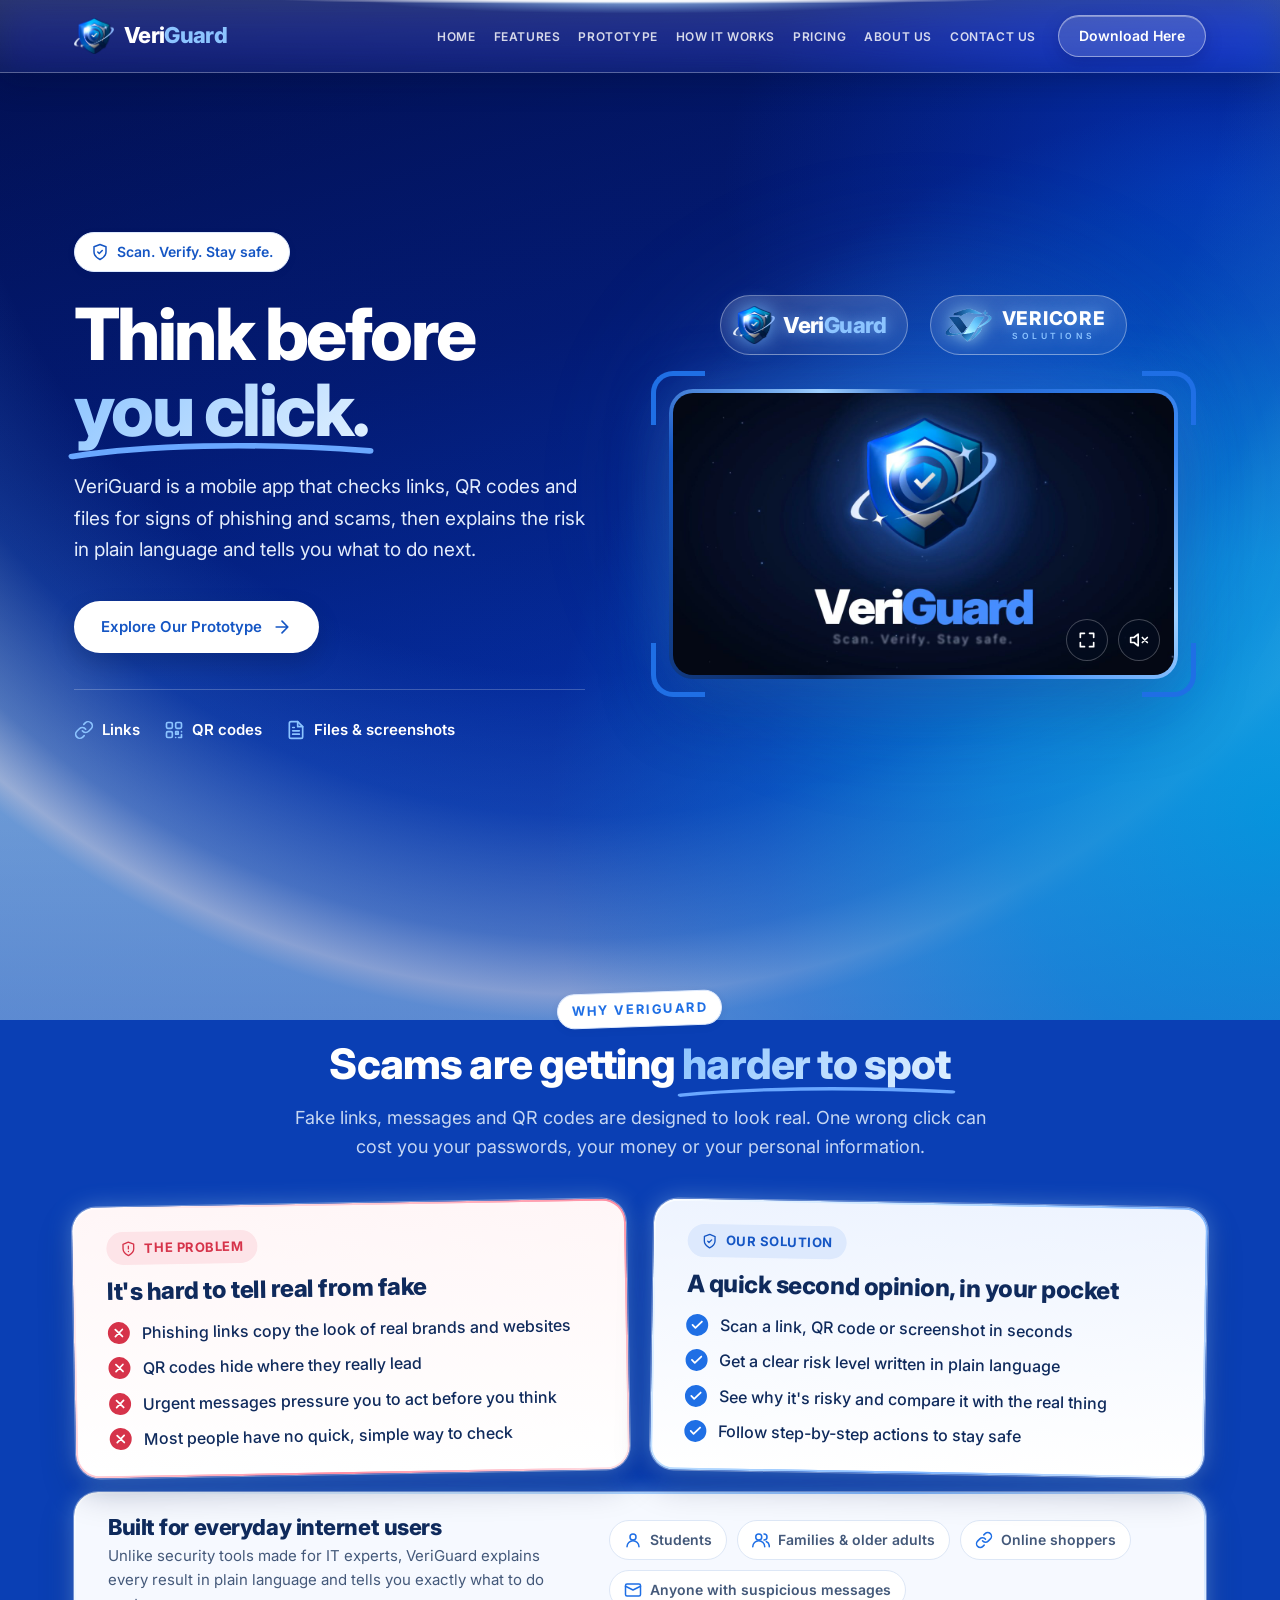
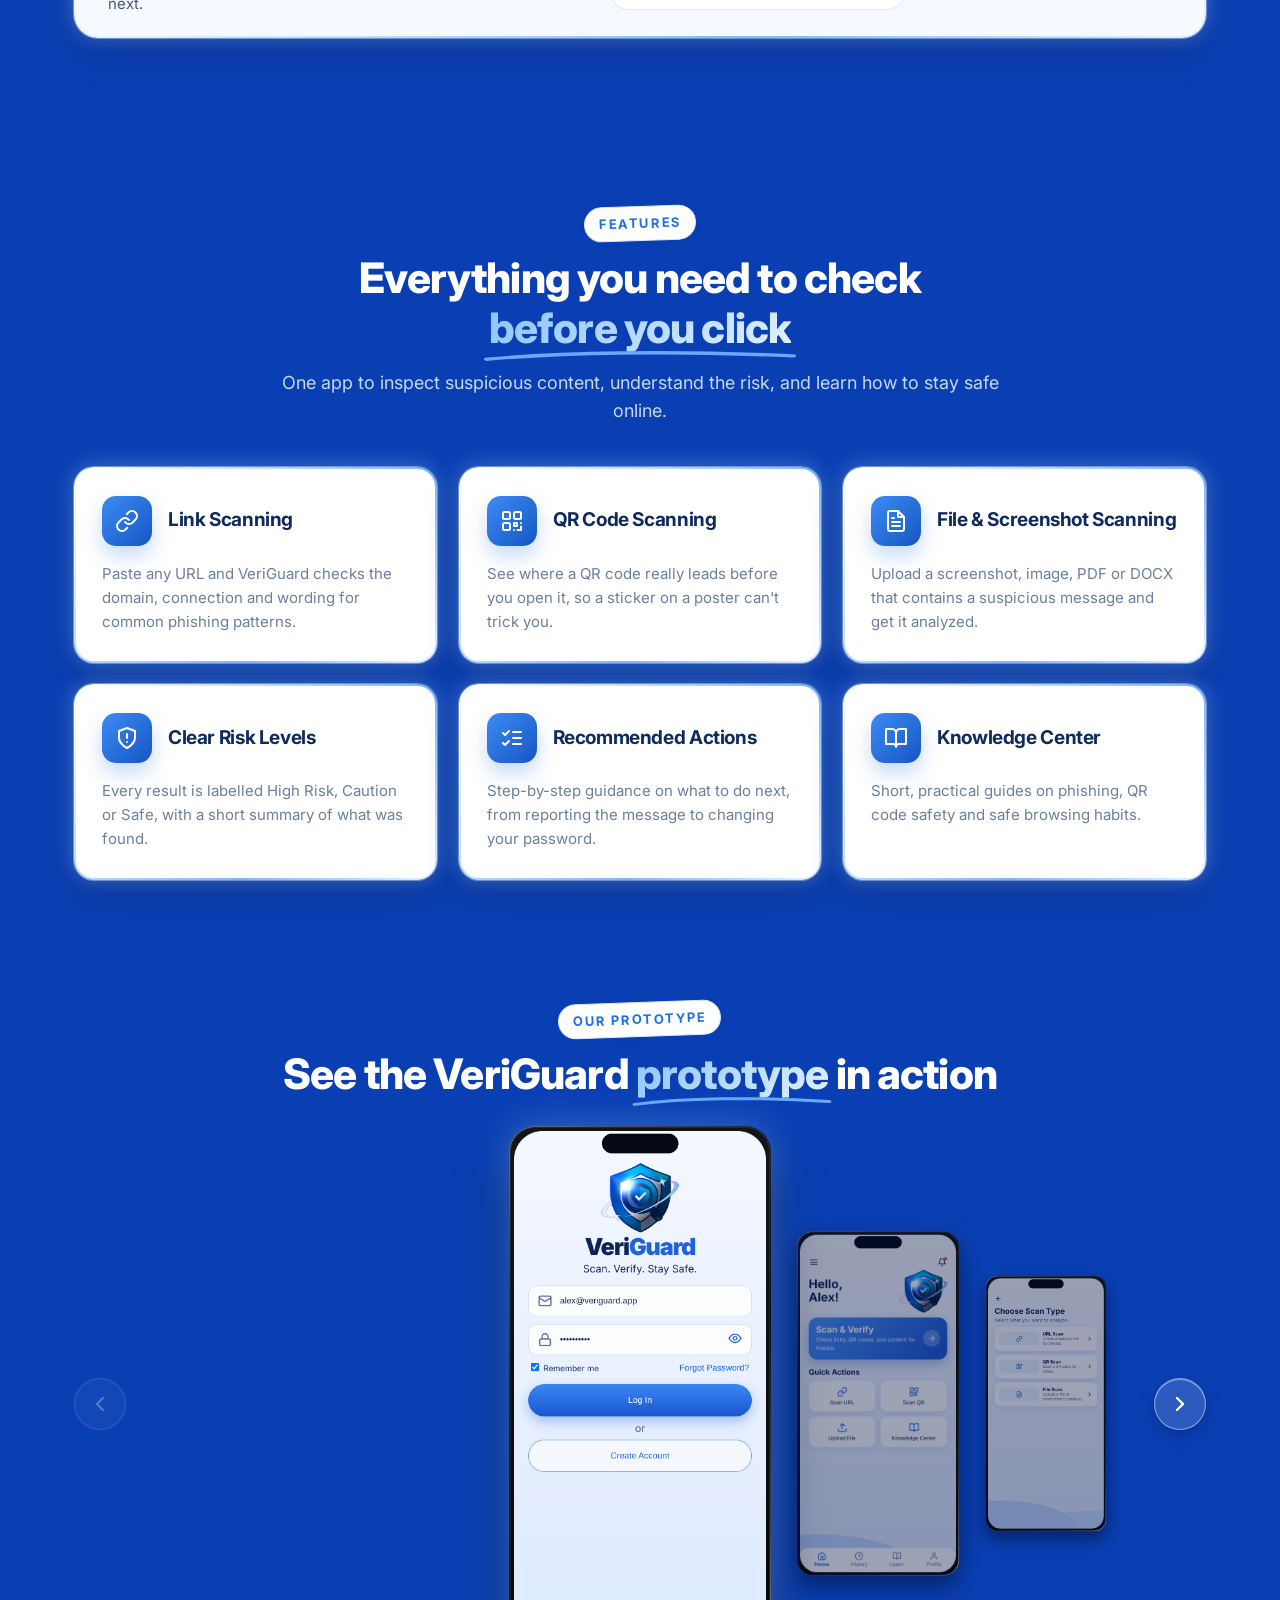
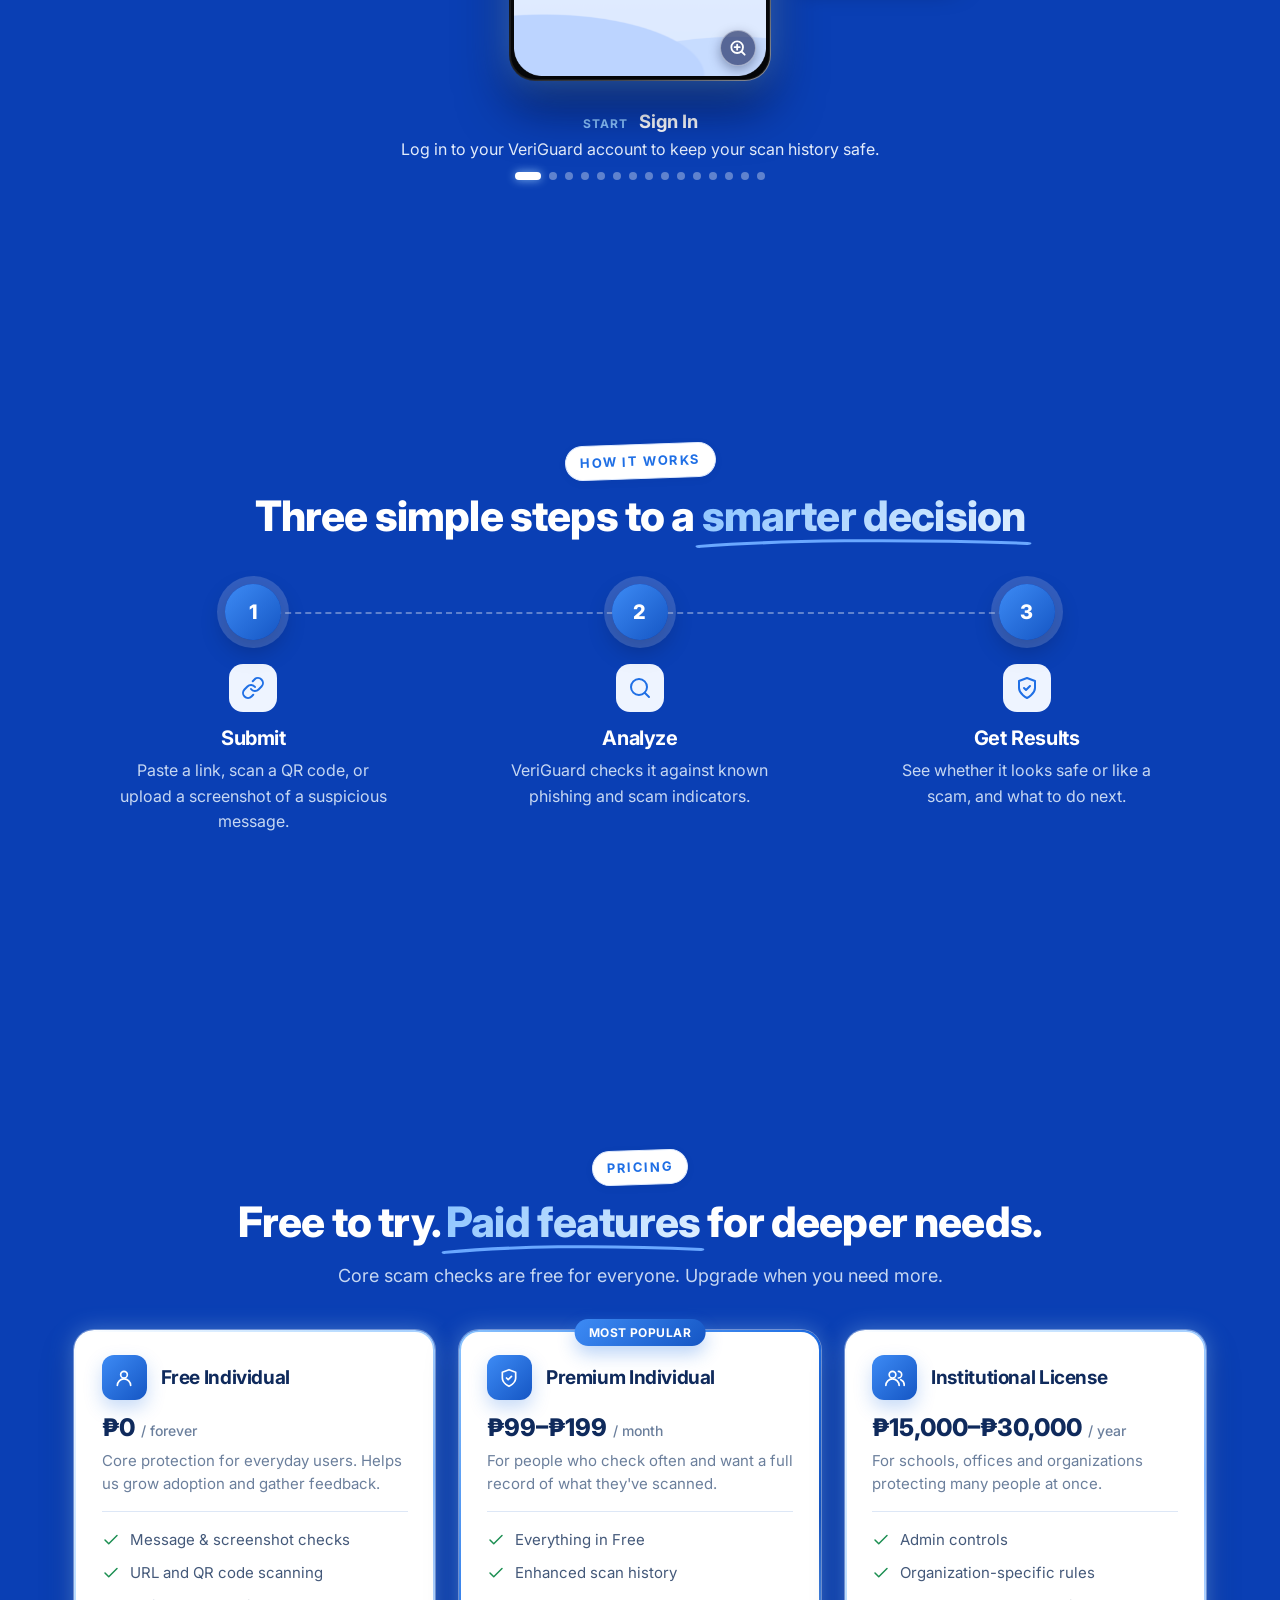
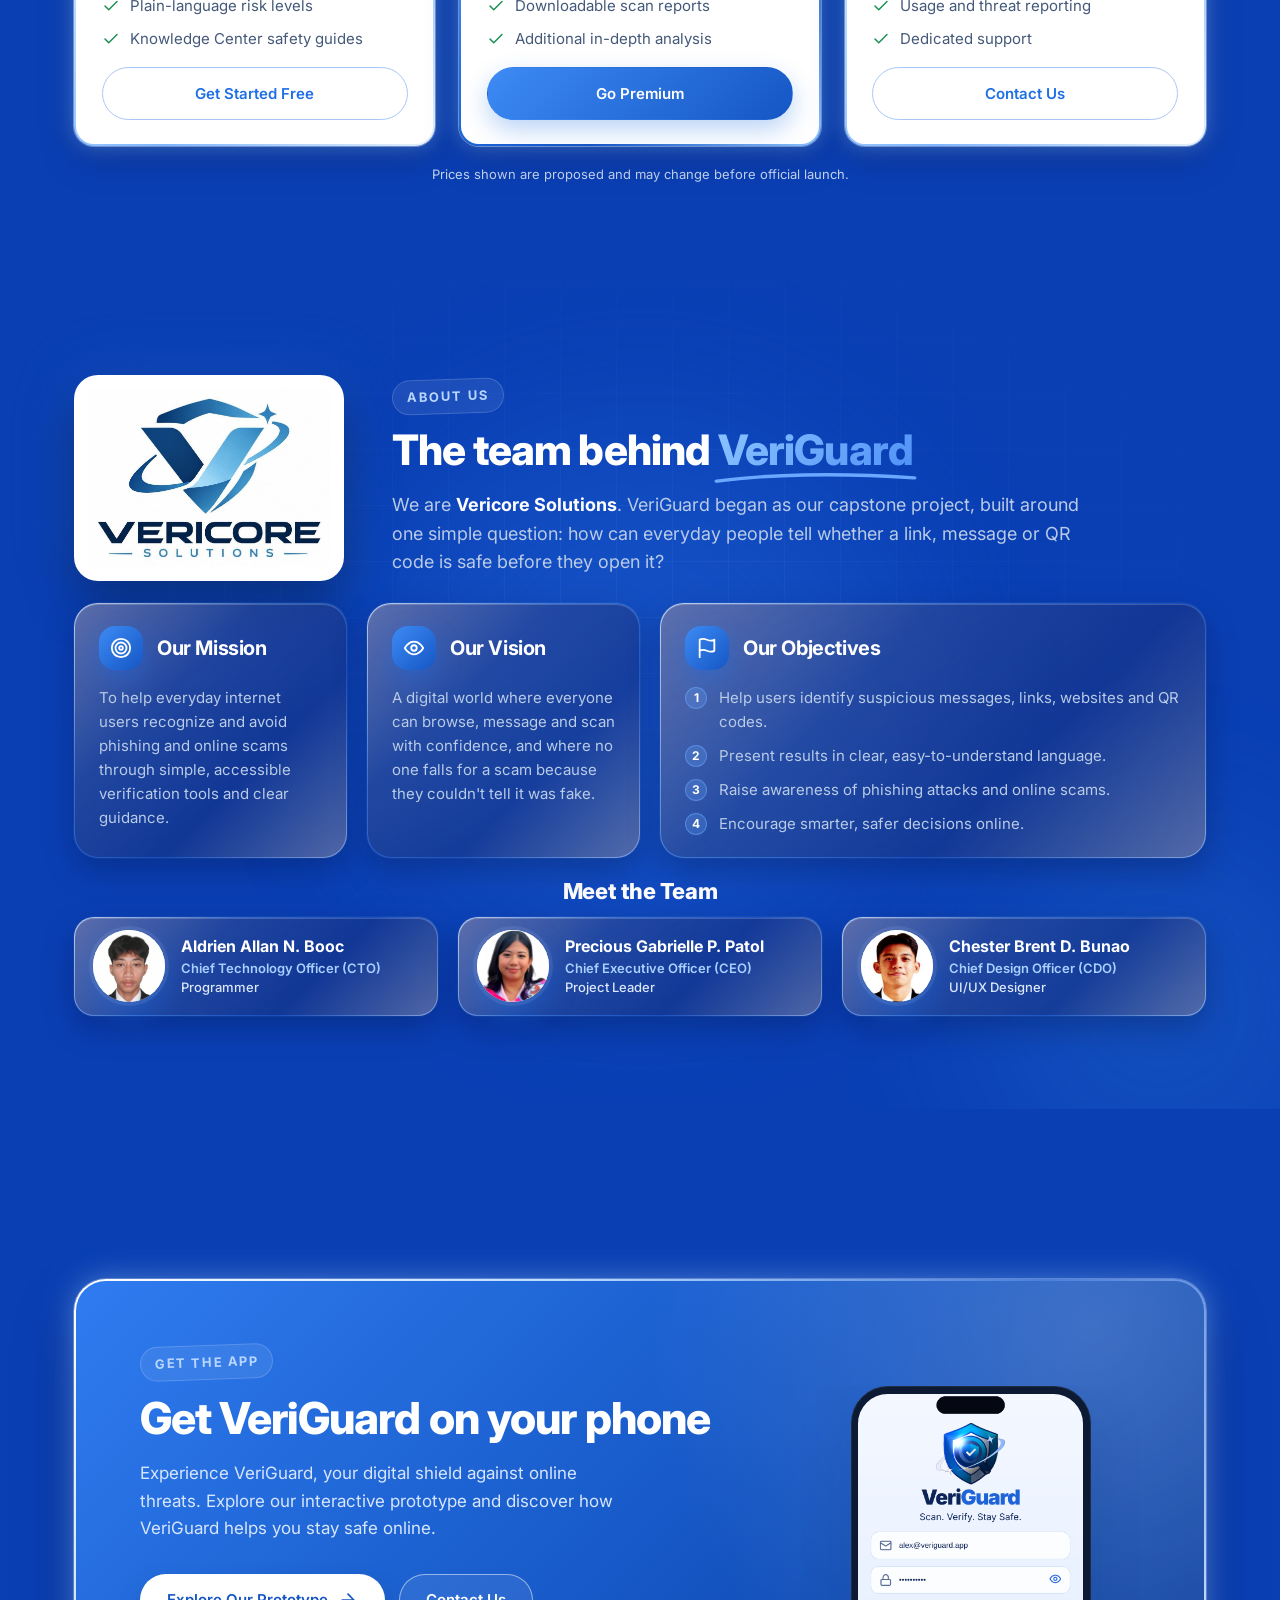
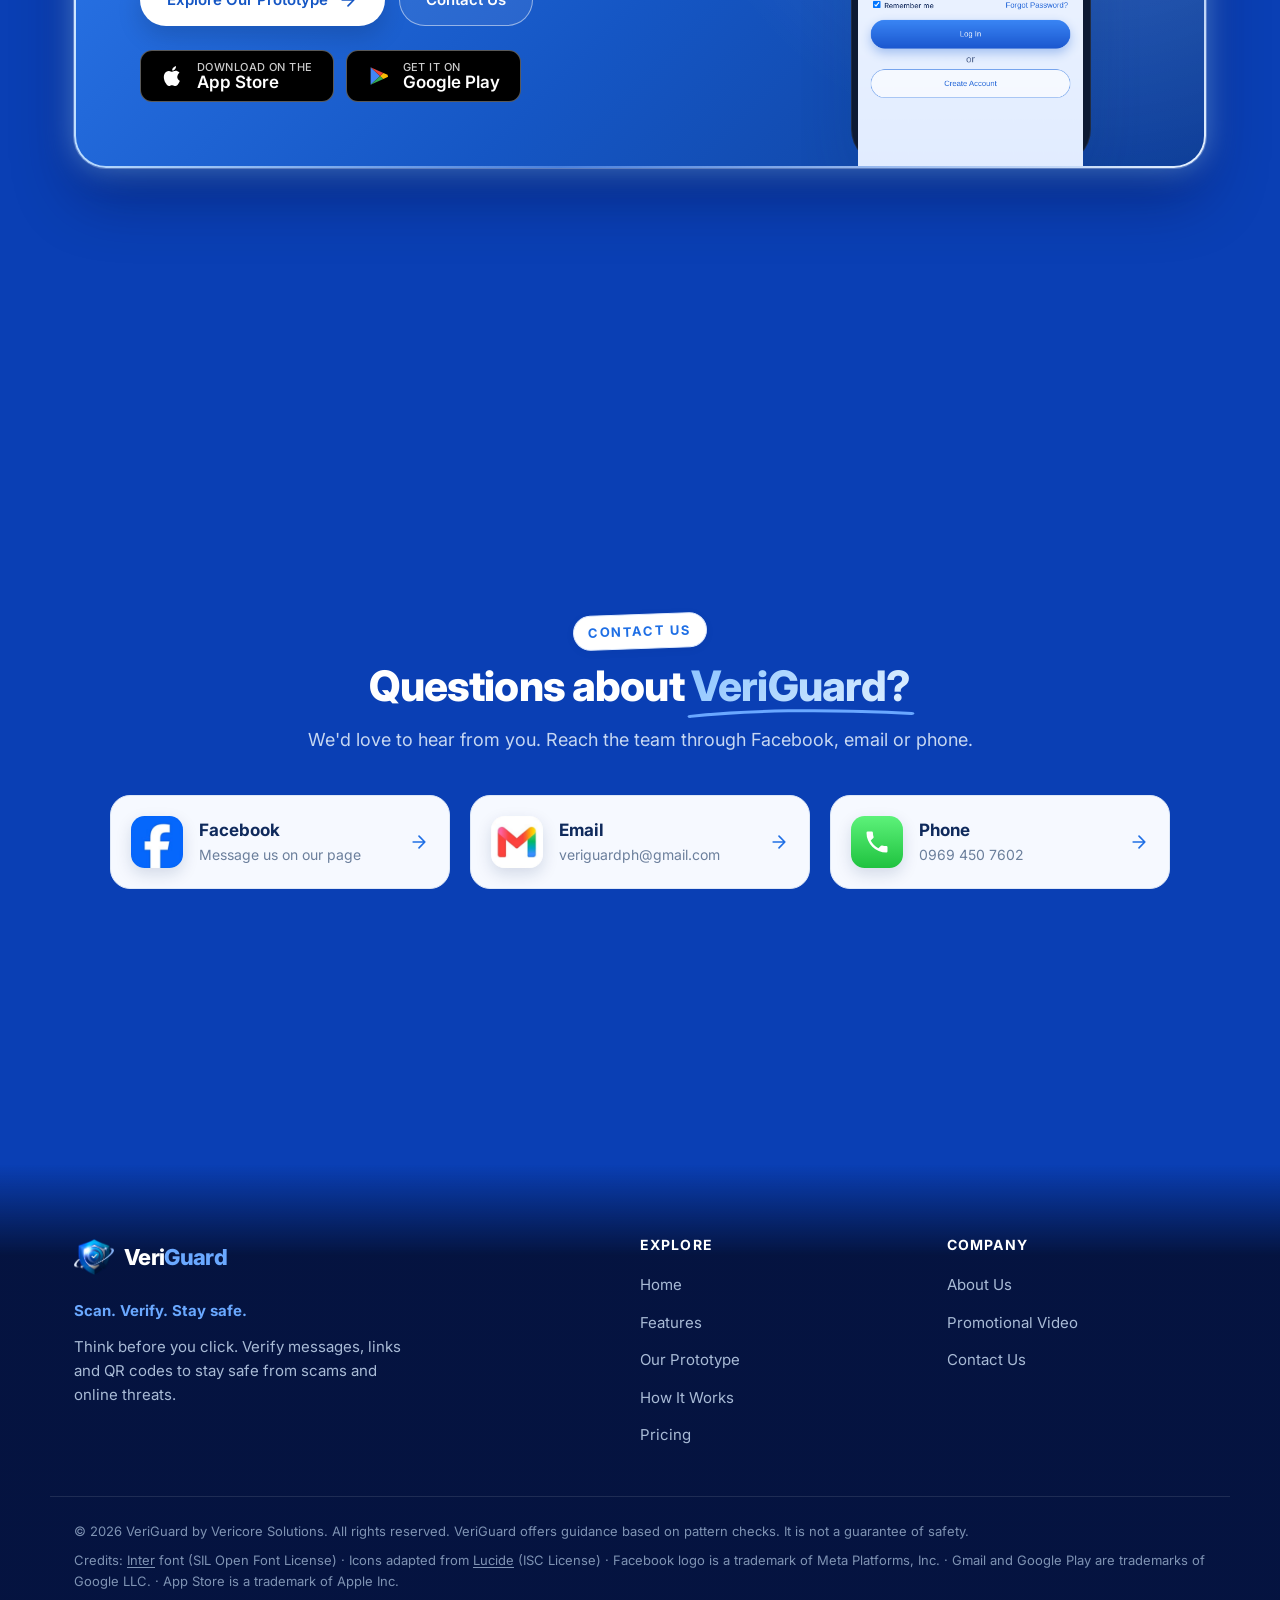
<file: index.html>
<!DOCTYPE html>
<html lang="en">
<head>
    <meta charset="UTF-8">
    <meta name="viewport" content="width=device-width, initial-scale=1.0">
    <meta name="description" content="VeriGuard checks links, QR codes and files for signs of phishing and scams, then tells you in plain language what to do next. Scan. Verify. Stay safe.">
    <title>VeriGuard | Scan. Verify. Stay Safe.</title>
    <link rel="icon" type="image/png" href="img/logo.png">

    <!-- Font: Inter (Google Fonts, SIL Open Font License) -->
    <link rel="preconnect" href="https://fonts.googleapis.com">
    <link rel="preconnect" href="https://fonts.gstatic.com" crossorigin>
    <link href="https://fonts.googleapis.com/css2?family=Inter:wght@400;500;600;700;800&display=swap" rel="stylesheet">

    <!-- Styles: base first, then one file per section, responsive last -->
    <link rel="stylesheet" href="css/style.css?v=10">
    <link rel="stylesheet" href="css/navbar.css?v=10">
    <link rel="stylesheet" href="css/home.css?v=13">
    <link rel="stylesheet" href="css/problem.css?v=10">
    <link rel="stylesheet" href="css/features.css?v=10">
    <link rel="stylesheet" href="css/showcase.css?v=10">
    <link rel="stylesheet" href="css/how-it-work.css?v=13">
    <link rel="stylesheet" href="css/pricing.css?v=10">
    <link rel="stylesheet" href="css/about.css?v=10">
    <link rel="stylesheet" href="css/download.css?v=10">
    <link rel="stylesheet" href="css/contact.css?v=10">
    <link rel="stylesheet" href="css/footer.css?v=10">
    <link rel="stylesheet" href="css/effects.css?v=73">
    <link rel="stylesheet" href="css/responsive.css?v=10">

    <script src="js/main.js?v=22" defer></script>
</head>

<body>
    <!-- ============ ICON SPRITE (icons adapted from Lucide, ISC License) ============ -->
    <svg class="sprite" aria-hidden="true">
        <symbol id="i-link" viewBox="0 0 24 24"><path d="M10 13a5 5 0 0 0 7.54.54l3-3a5 5 0 0 0-7.07-7.07l-1.72 1.71"/><path d="M14 11a5 5 0 0 0-7.54-.54l-3 3a5 5 0 0 0 7.07 7.07l1.71-1.71"/></symbol>
        <symbol id="i-qr" viewBox="0 0 24 24"><rect x="3" y="3" width="7" height="7" rx="1.5"/><rect x="14" y="3" width="7" height="7" rx="1.5"/><rect x="3" y="14" width="7" height="7" rx="1.5"/><path d="M14 14h3v3h-3zM21 14v.01M14 21v.01M17.5 21H21M21 17.5V21"/></symbol>
        <symbol id="i-file" viewBox="0 0 24 24"><path d="M14 2H6a2 2 0 0 0-2 2v16a2 2 0 0 0 2 2h12a2 2 0 0 0 2-2V8z"/><path d="M14 2v6h6M16 13H8M16 17H8M10 9H8"/></symbol>
        <symbol id="i-shield-check" viewBox="0 0 24 24"><path d="M12 22s8-4 8-10V5l-8-3-8 3v7c0 6 8 10 8 10z"/><path d="m9 12 2 2 4-4"/></symbol>
        <symbol id="i-shield-alert" viewBox="0 0 24 24"><path d="M12 22s8-4 8-10V5l-8-3-8 3v7c0 6 8 10 8 10z"/><path d="M12 8v4M12 16h.01"/></symbol>
        <symbol id="i-list-check" viewBox="0 0 24 24"><path d="m3 17 2 2 4-4M3 7l2 2 4-4M13 6h8M13 12h8M13 18h8"/></symbol>
        <symbol id="i-book" viewBox="0 0 24 24"><path d="M2 3h6a4 4 0 0 1 4 4v14a3 3 0 0 0-3-3H2zM22 3h-6a4 4 0 0 0-4 4v14a3 3 0 0 1 3-3h7z"/></symbol>
        <symbol id="i-search" viewBox="0 0 24 24"><circle cx="11" cy="11" r="8"/><path d="m21 21-4.3-4.3"/></symbol>
        <symbol id="i-check" viewBox="0 0 24 24"><path d="M20 6 9 17l-5-5"/></symbol>
        <symbol id="i-x" viewBox="0 0 24 24"><path d="M18 6 6 18M6 6l12 12"/></symbol>
        <symbol id="i-mail" viewBox="0 0 24 24"><rect x="2" y="4" width="20" height="16" rx="2"/><path d="m22 7-10 5L2 7"/></symbol>
        <symbol id="i-arrow" viewBox="0 0 24 24"><path d="M5 12h14M12 5l7 7-7 7"/></symbol>
        <symbol id="i-menu" viewBox="0 0 24 24"><path d="M4 6h16M4 12h16M4 18h16"/></symbol>
        <symbol id="i-close" viewBox="0 0 24 24"><path d="M18 6 6 18M6 6l12 12"/></symbol>
        <symbol id="i-play" viewBox="0 0 24 24"><circle cx="12" cy="12" r="10"/><path d="m10 8 6 4-6 4z"/></symbol>
        <symbol id="i-user" viewBox="0 0 24 24"><circle cx="12" cy="8" r="4"/><path d="M4 21a8 8 0 0 1 16 0"/></symbol>
        <symbol id="i-users" viewBox="0 0 24 24"><circle cx="9" cy="8" r="4"/><path d="M1 21a8 8 0 0 1 16 0M16 4a4 4 0 0 1 0 8M19 14a7 7 0 0 1 4 7"/></symbol>
        <symbol id="i-target" viewBox="0 0 24 24"><circle cx="12" cy="12" r="10"/><circle cx="12" cy="12" r="6"/><circle cx="12" cy="12" r="2"/></symbol>
        <symbol id="i-eye" viewBox="0 0 24 24"><path d="M2 12s3.5-7 10-7 10 7 10 7-3.5 7-10 7S2 12 2 12z"/><circle cx="12" cy="12" r="3"/></symbol>
        <symbol id="i-flag" viewBox="0 0 24 24"><path d="M4 22V4M4 15s1-1 4-1 5 2 8 2 4-1 4-1V3s-1 1-4 1-5-2-8-2-4 1-4 1"/></symbol>
        <symbol id="i-spark" viewBox="0 0 24 24"><path d="M12 3v4M12 17v4M3 12h4M17 12h4M5.6 5.6l2.8 2.8M15.6 15.6l2.8 2.8M5.6 18.4l2.8-2.8M15.6 8.4l2.8-2.8"/></symbol>
        <symbol id="i-home" viewBox="0 0 24 24"><path d="M3 10.5 12 3l9 7.5V20a1 1 0 0 1-1 1h-5v-6h-6v6H4a1 1 0 0 1-1-1z"/></symbol>
        <symbol id="i-tag" viewBox="0 0 24 24"><path d="M20.6 13.4 13.4 20.6a2 2 0 0 1-2.8 0L3 13V3h10l7.6 7.6a2 2 0 0 1 0 2.8z"/><circle cx="7.5" cy="7.5" r="1.5"/></symbol>
    </svg>

    <!-- ============ NAVBAR ============ -->
    <header class="site-header">
        <nav class="navbar container" aria-label="Main">
            <a href="#home" class="logo">
                <img src="img/logo.png" alt="VeriGuard logo" class="logo-image">
                <span class="logo-text">Veri<span>Guard</span></span>
            </a>

            <button class="nav-toggle" type="button" aria-label="Open menu" aria-expanded="false" aria-controls="nav-menu">
                <svg class="icon icon-open"><use href="#i-menu"/></svg>
                <svg class="icon icon-close"><use href="#i-close"/></svg>
            </button>

            <div class="nav-menu" id="nav-menu">
                <ul class="nav-links">
                    <li><a href="#home"><span class="nav-icon"><svg class="icon"><use href="#i-home"/></svg></span>Home</a></li>
                    <li><a href="#features"><span class="nav-icon"><svg class="icon"><use href="#i-spark"/></svg></span>Features</a></li>
                    <li><a href="#prototype"><span class="nav-icon"><svg class="icon"><use href="#i-play"/></svg></span>Prototype</a></li>
                    <li><a href="#how-it-works"><span class="nav-icon"><svg class="icon"><use href="#i-list-check"/></svg></span>How It Works</a></li>
                    <li><a href="#pricing"><span class="nav-icon"><svg class="icon"><use href="#i-tag"/></svg></span>Pricing</a></li>
                    <li><a href="#about"><span class="nav-icon"><svg class="icon"><use href="#i-users"/></svg></span>About Us</a></li>
                    <li><a href="#contact"><span class="nav-icon"><svg class="icon"><use href="#i-mail"/></svg></span>Contact Us</a></li>
                </ul>
                <a href="#download" class="btn btn-primary btn-sm">Download Here</a>
            </div>
        </nav>
    </header>

    <main>
        <!-- ============ HOME ============ -->
        <section class="hero" id="home">
            <div class="hero-container container">
                <div class="hero-content">
                    <span class="eyebrow-pill">
                        <svg class="icon"><use href="#i-shield-check"/></svg>
                        Scan. Verify. Stay safe.
                    </span>

                    <h1>Think before<br><span class="text-gradient swoosh">you click.</span></h1>

                    <p class="hero-description">
                        VeriGuard is a mobile app that checks links, QR codes and files for signs of phishing
                        and scams, then explains the risk in plain language and tells you what to do next.
                    </p>

                    <div class="hero-buttons">
                        <a href="#prototype" class="btn btn-white">
                            Explore Our Prototype
                            <svg class="icon"><use href="#i-arrow"/></svg>
                        </a>
                    </div>

                    <ul class="hero-checks">
                        <li><svg class="icon"><use href="#i-link"/></svg>Links</li>
                        <li><svg class="icon"><use href="#i-qr"/></svg>QR codes</li>
                        <li><svg class="icon"><use href="#i-file"/></svg>Files &amp; screenshots</li>
                    </ul>
                </div>

                <!-- Promo video: autoplays muted on loop (browsers only allow muted autoplay) -->
                <div class="hero-visual" id="promo-video">
                    <div class="hero-glow"></div>

                    <!-- glowing logo badge above the video: VeriGuard by Vericore Solutions -->
                    <div class="hero-logos">
                        <span class="hero-logo-veriguard">
                            <img src="img/logo.png" alt="VeriGuard logo">
                            <span class="logo-text">Veri<span>Guard</span></span>
                        </span>
                        <span class="hero-logo-vericore">
                            <img src="img/vericore-emblem.png" alt="Vericore Solutions logo">
                            <span class="vericore-text">Vericore<small>Solutions</small></span>
                        </span>
                    </div>

                    <div class="scan-frame">
                        <!-- scanner corner brackets, like the QR scanner in the app -->
                        <span class="scan-corner tl" aria-hidden="true"></span>
                        <span class="scan-corner tr" aria-hidden="true"></span>
                        <span class="scan-corner bl" aria-hidden="true"></span>
                        <span class="scan-corner br" aria-hidden="true"></span>

                        <div class="scan-border">
                            <video class="hero-video-player" autoplay muted loop playsinline preload="auto" poster="img/video-poster.jpg" aria-label="VeriGuard promotional video">
                                <source src="video/veriguard-promo.mp4?v=3" type="video/mp4">
                            </video>

                            <button class="sound-toggle" type="button" aria-label="Turn sound on" aria-pressed="false">
                                <svg class="icon icon-muted" viewBox="0 0 24 24"><path d="M11 5 6 9H2v6h4l5 4zM22 9l-6 6M16 9l6 6"/></svg>
                                <svg class="icon icon-sound" viewBox="0 0 24 24"><path d="M11 5 6 9H2v6h4l5 4zM15.5 8.5a5 5 0 0 1 0 7M19 5a10 10 0 0 1 0 14"/></svg>
                            </button>

                            <button class="fullscreen-toggle" type="button" aria-label="Watch video in fullscreen">
                                <svg class="icon" viewBox="0 0 24 24"><path d="M4 9V4h5M20 9V4h-5M4 15v5h5M20 15v5h-5"/></svg>
                            </button>
                        </div>
                    </div>
                </div>
            </div>
        </section>

        <!-- ============ PROBLEM & SOLUTION ============ -->
        <section class="section problem-section" id="problem">
            <div class="container">
                <div class="section-heading">
                    <span class="eyebrow">Why VeriGuard</span>
                    <h2>Scams are getting <span class="text-gradient swoosh">harder to spot</span></h2>
                    <p>Fake links, messages and QR codes are designed to look real. One wrong click can cost you your passwords, your money or your personal information.</p>
                </div>

                <div class="problem-grid">
                    <article class="ps-card ps-problem">
                        <span class="ps-label">
                            <svg class="icon"><use href="#i-shield-alert"/></svg>
                            The Problem
                        </span>
                        <h3>It's hard to tell real from fake</h3>
                        <ul class="ps-list">
                            <li><svg class="icon"><use href="#i-x"/></svg>Phishing links copy the look of real brands and websites</li>
                            <li><svg class="icon"><use href="#i-x"/></svg>QR codes hide where they really lead</li>
                            <li><svg class="icon"><use href="#i-x"/></svg>Urgent messages pressure you to act before you think</li>
                            <li><svg class="icon"><use href="#i-x"/></svg>Most people have no quick, simple way to check</li>
                        </ul>
                    </article>

                    <article class="ps-card ps-solution">
                        <span class="ps-label">
                            <svg class="icon"><use href="#i-shield-check"/></svg>
                            Our Solution
                        </span>
                        <h3>A quick second opinion, in your pocket</h3>
                        <ul class="ps-list">
                            <li><svg class="icon"><use href="#i-check"/></svg>Scan a link, QR code or screenshot in seconds</li>
                            <li><svg class="icon"><use href="#i-check"/></svg>Get a clear risk level written in plain language</li>
                            <li><svg class="icon"><use href="#i-check"/></svg>See why it's risky and compare it with the real thing</li>
                            <li><svg class="icon"><use href="#i-check"/></svg>Follow step-by-step actions to stay safe</li>
                        </ul>
                    </article>
                </div>

                <div class="audience">
                    <div class="audience-text">
                        <h3>Built for everyday internet users</h3>
                        <p>Unlike security tools made for IT experts, VeriGuard explains every result in plain language and tells you exactly what to do next.</p>
                    </div>
                    <ul class="audience-chips">
                        <li><svg class="icon"><use href="#i-user"/></svg>Students</li>
                        <li><svg class="icon"><use href="#i-users"/></svg>Families &amp; older adults</li>
                        <li><svg class="icon"><use href="#i-link"/></svg>Online shoppers</li>
                        <li><svg class="icon"><use href="#i-mail"/></svg>Anyone with suspicious messages</li>
                    </ul>
                </div>
            </div>
        </section>

        <!-- ============ FEATURES ============ -->
        <section class="section features-section" id="features">
            <div class="container">
                <div class="section-heading">
                    <span class="eyebrow">Features</span>
                    <h2>Everything you need to check <span class="text-gradient swoosh">before you click</span></h2>
                    <p>One app to inspect suspicious content, understand the risk, and learn how to stay safe online.</p>
                </div>

                <div class="features-grid">
                    <article class="feature-card">
                        <div class="feature-icon"><svg class="icon"><use href="#i-link"/></svg></div>
                        <h3>Link Scanning</h3>
                        <p>Paste any URL and VeriGuard checks the domain, connection and wording for common phishing patterns.</p>
                    </article>
                    <article class="feature-card">
                        <div class="feature-icon"><svg class="icon"><use href="#i-qr"/></svg></div>
                        <h3>QR Code Scanning</h3>
                        <p>See where a QR code really leads before you open it, so a sticker on a poster can't trick you.</p>
                    </article>
                    <article class="feature-card">
                        <div class="feature-icon"><svg class="icon"><use href="#i-file"/></svg></div>
                        <h3>File &amp; Screenshot Scanning</h3>
                        <p>Upload a screenshot, image, PDF or DOCX that contains a suspicious message and get it analyzed.</p>
                    </article>
                    <article class="feature-card">
                        <div class="feature-icon"><svg class="icon"><use href="#i-shield-alert"/></svg></div>
                        <h3>Clear Risk Levels</h3>
                        <p>Every result is labelled High Risk, Caution or Safe, with a short summary of what was found.</p>
                    </article>
                    <article class="feature-card">
                        <div class="feature-icon"><svg class="icon"><use href="#i-list-check"/></svg></div>
                        <h3>Recommended Actions</h3>
                        <p>Step-by-step guidance on what to do next, from reporting the message to changing your password.</p>
                    </article>
                    <article class="feature-card">
                        <div class="feature-icon"><svg class="icon"><use href="#i-book"/></svg></div>
                        <h3>Knowledge Center</h3>
                        <p>Short, practical guides on phishing, QR code safety and safe browsing habits.</p>
                    </article>
                </div>
            </div>
        </section>

        <!-- ============ OUR PROTOTYPE (screenshots) ============ -->
        <section class="section showcase-section" id="prototype">
            <div class="container">
                <div class="section-heading">
                    <span class="eyebrow">Our Prototype</span>
                    <h2>See the VeriGuard <span class="text-gradient swoosh">prototype</span> in action</h2>
                    <p>Real screens from our working prototype. Swipe or use the arrows to browse them.</p>
                </div>

                <!-- Screen carousel: the chosen screen sits large in the centre, neighbours shrink to the sides.
                     Without JavaScript it is a simple sideways-scrolling row. -->
                <div class="proto-carousel" aria-roledescription="carousel" aria-label="VeriGuard prototype screens">
                    <button class="carousel-arrow carousel-prev" type="button" aria-label="Previous screen">
                        <svg class="icon" viewBox="0 0 24 24"><path d="M15 18l-6-6 6-6"/></svg>
                    </button>

                    <div class="carousel-stage" tabindex="0" aria-label="Prototype screens, use the left and right arrow keys">
                        <figure class="screen-card" data-desc="Log in to your VeriGuard account to keep your scan history safe."><img src="img/screens/login.png" alt="Login screen" loading="lazy"><figcaption><small>Start</small>Sign In</figcaption></figure>
                        <figure class="screen-card" data-desc="Scan and Verify sits front and centre, with quick shortcuts to every tool."><img src="img/screens/home.png" alt="Home screen with Scan and Verify and quick actions" loading="lazy"><figcaption><small>Start</small>Home</figcaption></figure>
                        <figure class="screen-card" data-desc="Pick what you want to check: a website link, a QR code or a file."><img src="img/screens/choose-scan-type.png" alt="Choose Scan Type screen with URL, QR and File scan options" loading="lazy"><figcaption><small>1 &middot; Scan</small>Choose a Scan</figcaption></figure>
                        <figure class="screen-card" data-desc="Paste a suspicious link and VeriGuard checks it in seconds."><img src="img/screens/enter-link-filled.png" alt="Enter Website Link screen with a suspicious link pasted in" loading="lazy"><figcaption><small>1 &middot; Scan</small>Paste a Link</figcaption></figure>
                        <figure class="screen-card" data-desc="Point your camera at a QR code to see where it really leads."><img src="img/screens/scan-qr.png" alt="Scan QR Code screen" loading="lazy"><figcaption><small>1 &middot; Scan</small>QR Scanner</figcaption></figure>
                        <figure class="screen-card" data-desc="Upload a screenshot, image, PDF or DOCX of a suspicious message."><img src="img/screens/upload-file.png" alt="Upload File screen" loading="lazy"><figcaption><small>1 &middot; Scan</small>File Upload</figcaption></figure>
                        <figure class="screen-card" data-desc="A clear, colour-coded verdict with a short summary of every warning sign."><img src="img/screens/result-high-risk.png" alt="High Risk scan result with four warning signs" loading="lazy"><figcaption><small>2 &middot; Result</small>High Risk</figcaption></figure>
                        <figure class="screen-card" data-desc="When nothing looks wrong, VeriGuard says so, honestly, as guidance and not a guarantee."><img src="img/screens/result-low-concern.png" alt="Low Concern scan result with no warning indicators" loading="lazy"><figcaption><small>2 &middot; Result</small>Low Concern</figcaption></figure>
                        <figure class="screen-card" data-desc="Threat type, risk level and the exact signs that made it suspicious."><img src="img/screens/detailed-findings.png" alt="Detailed Findings screen listing URL, threat type, risk level and detection basis" loading="lazy"><figcaption><small>3 &middot; Details</small>Detailed Findings</figcaption></figure>
                        <figure class="screen-card" data-desc="Compare the link side by side with what the legitimate one looks like."><img src="img/screens/content-comparison.png" alt="Content Comparison screen comparing the submitted link with legitimate reference information" loading="lazy"><figcaption><small>3 &middot; Details</small>Comparison</figcaption></figure>
                        <figure class="screen-card" data-desc="Step-by-step actions to stay safe after a risky result."><img src="img/screens/recommended-actions.png" alt="Recommended Actions screen with five safety steps" loading="lazy"><figcaption><small>4 &middot; Act</small>Next Steps</figcaption></figure>
                        <figure class="screen-card" data-desc="Easy guides that explain phishing, its warning signs and how to avoid it."><img src="img/screens/what-is-phishing.png" alt="What is Phishing article explaining the scam, warning signs and how to stay safe" loading="lazy"><figcaption><small>4 &middot; Learn</small>What is Phishing</figcaption></figure>
                        <figure class="screen-card" data-desc="Short, practical safety guides on phishing, QR codes and safe browsing."><img src="img/screens/knowledge-center.png" alt="Knowledge Center screen" loading="lazy"><figcaption><small>4 &middot; Learn</small>Knowledge Center</figcaption></figure>
                        <figure class="screen-card" data-desc="Look back at everything you've checked."><img src="img/screens/scan-history.png" alt="Scan History screen" loading="lazy"><figcaption><small>More</small>Scan History</figcaption></figure>
                        <figure class="screen-card" data-desc="Manage your account and app settings."><img src="img/screens/profile.png" alt="Profile screen" loading="lazy"><figcaption><small>More</small>Profile</figcaption></figure>
                    </div>

                    <button class="carousel-arrow carousel-next" type="button" aria-label="Next screen">
                        <svg class="icon" viewBox="0 0 24 24"><path d="M9 18l6-6-6-6"/></svg>
                    </button>
                </div>

                <p class="carousel-caption" aria-live="polite"></p>
                <div class="carousel-dots" aria-hidden="true"></div>
            </div>
        </section>

        <!-- ============ HOW IT WORKS ============ -->
        <section class="section how-section" id="how-it-works">
            <div class="container">
                <div class="section-heading">
                    <span class="eyebrow">How It Works</span>
                    <h2>Three simple steps to a <span class="text-gradient swoosh">smarter decision</span></h2>
                </div>

                <ol class="steps">
                    <li class="step-card">
                        <span class="step-number">1</span>
                        <div class="step-icon"><svg class="icon"><use href="#i-link"/></svg></div>
                        <h3>Submit</h3>
                        <p>Paste a link, scan a QR code, or upload a screenshot of a suspicious message.</p>
                    </li>
                    <li class="step-card">
                        <span class="step-number">2</span>
                        <div class="step-icon"><svg class="icon"><use href="#i-search"/></svg></div>
                        <h3>Analyze</h3>
                        <p>VeriGuard checks it against known phishing and scam indicators.</p>
                    </li>
                    <li class="step-card">
                        <span class="step-number">3</span>
                        <div class="step-icon"><svg class="icon"><use href="#i-shield-check"/></svg></div>
                        <h3>Get Results</h3>
                        <p>See whether it looks safe or like a scam, and what to do next.</p>
                    </li>
                </ol>
            </div>
        </section>

        <!-- ============ PRICING / REVENUE PLAN ============ -->
        <section class="section pricing-section" id="pricing">
            <div class="container">
                <div class="section-heading">
                    <span class="eyebrow">Pricing</span>
                    <h2>Free to try. <span class="text-gradient swoosh">Paid features</span> for deeper needs.</h2>
                    <p>Core scam checks are free for everyone. Upgrade when you need more.</p>
                </div>

                <div class="pricing-grid">
                    <article class="price-card">
                        <div class="price-head">
                            <div class="price-icon"><svg class="icon"><use href="#i-user"/></svg></div>
                            <h3>Free Individual</h3>
                        </div>
                        <p class="price"><span class="amount">₱0</span><span class="period">/ forever</span></p>
                        <p class="price-desc">Core protection for everyday users. Helps us grow adoption and gather feedback.</p>
                        <ul class="price-list">
                            <li><svg class="icon"><use href="#i-check"/></svg>Message &amp; screenshot checks</li>
                            <li><svg class="icon"><use href="#i-check"/></svg>URL and QR code scanning</li>
                            <li><svg class="icon"><use href="#i-check"/></svg>Plain-language risk levels</li>
                            <li><svg class="icon"><use href="#i-check"/></svg>Knowledge Center safety guides</li>
                        </ul>
                        <a href="#download" class="btn btn-outline">Get Started Free</a>
                    </article>

                    <article class="price-card price-featured">
                        <span class="price-badge">Most Popular</span>
                        <div class="price-head">
                            <div class="price-icon"><svg class="icon"><use href="#i-shield-check"/></svg></div>
                            <h3>Premium Individual</h3>
                        </div>
                        <p class="price"><span class="amount">₱99–₱199</span><span class="period">/ month</span></p>
                        <p class="price-desc">For people who check often and want a full record of what they've scanned.</p>
                        <ul class="price-list">
                            <li><svg class="icon"><use href="#i-check"/></svg>Everything in Free</li>
                            <li><svg class="icon"><use href="#i-check"/></svg>Enhanced scan history</li>
                            <li><svg class="icon"><use href="#i-check"/></svg>Downloadable scan reports</li>
                            <li><svg class="icon"><use href="#i-check"/></svg>Additional in-depth analysis</li>
                        </ul>
                        <a href="#download" class="btn btn-primary">Go Premium</a>
                    </article>

                    <article class="price-card">
                        <div class="price-head">
                            <div class="price-icon"><svg class="icon"><use href="#i-users"/></svg></div>
                            <h3>Institutional License</h3>
                        </div>
                        <p class="price"><span class="amount">₱15,000–₱30,000</span><span class="period">/ year</span></p>
                        <p class="price-desc">For schools, offices and organizations protecting many people at once.</p>
                        <ul class="price-list">
                            <li><svg class="icon"><use href="#i-check"/></svg>Admin controls</li>
                            <li><svg class="icon"><use href="#i-check"/></svg>Organization-specific rules</li>
                            <li><svg class="icon"><use href="#i-check"/></svg>Usage and threat reporting</li>
                            <li><svg class="icon"><use href="#i-check"/></svg>Dedicated support</li>
                        </ul>
                        <a href="#contact" class="btn btn-outline">Contact Us</a>
                    </article>
                </div>

                <p class="pricing-note">Prices shown are proposed and may change before official launch.</p>
            </div>
        </section>

        <!-- ============ ABOUT US ============ -->
        <section class="section about-section" id="about">
            <!-- decorative background layers -->
            <div class="about-bg" aria-hidden="true">
                <span class="about-orb orb-1"></span>
                <span class="about-orb orb-2"></span>
                <span class="about-grid"></span>
            </div>

            <div class="container">
                <!-- Company logo beside the heading -->
                <div class="about-intro">
                    <div class="company-logo">
                        <img src="img/vericore-logo.jpg" alt="Vericore Solutions logo">
                    </div>
                    <div class="section-heading on-dark">
                        <span class="eyebrow eyebrow-light">About Us</span>
                        <h2>The team behind <span class="text-gradient-light swoosh swoosh-light">VeriGuard</span></h2>
                        <p>
                            We are <strong>Vericore Solutions</strong>. VeriGuard began as our capstone project, built around one
                            simple question: how can everyday people tell whether a link, message or QR code is safe before they open it?
                        </p>
                    </div>
                </div>

                <!-- Mission / Vision / Objectives -->
                <div class="mvo-grid">
                    <article class="mvo-card">
                        <div class="mvo-icon"><svg class="icon"><use href="#i-target"/></svg></div>
                        <h3>Our Mission</h3>
                        <p>To help everyday internet users recognize and avoid phishing and online scams through simple, accessible verification tools and clear guidance.</p>
                    </article>
                    <article class="mvo-card">
                        <div class="mvo-icon"><svg class="icon"><use href="#i-eye"/></svg></div>
                        <h3>Our Vision</h3>
                        <p>A digital world where everyone can browse, message and scan with confidence, and where no one falls for a scam because they couldn't tell it was fake.</p>
                    </article>
                    <article class="mvo-card mvo-objectives">
                        <div class="mvo-icon"><svg class="icon"><use href="#i-flag"/></svg></div>
                        <h3>Our Objectives</h3>
                        <ol>
                            <li>Help users identify suspicious messages, links, websites and QR codes.</li>
                            <li>Present results in clear, easy-to-understand language.</li>
                            <li>Raise awareness of phishing attacks and online scams.</li>
                            <li>Encourage smarter, safer decisions online.</li>
                        </ol>
                    </article>
                </div>

                <!-- Team -->
                <!-- Team: name, title, role -->
                <div class="team">
                    <h3 class="team-title">Meet the Team</h3>
                    <ul class="team-grid">
                        <li class="team-card">
                            <span class="team-avatar"><img src="img/team/aldrien-booc.jpg" alt="Aldrien Allan N. Booc" loading="lazy"></span>
                            <span class="team-info">
                                <strong>Aldrien Allan N. Booc</strong>
                                <small>Chief Technology Officer (CTO)</small>
                                <small class="team-role">Programmer</small>
                            </span>
                        </li>
                        <li class="team-card">
                            <span class="team-avatar"><img src="img/team/precious-patol.png" alt="Precious Gabrielle P. Patol" loading="lazy"></span>
                            <span class="team-info">
                                <strong>Precious Gabrielle P. Patol</strong>
                                <small>Chief Executive Officer (CEO)</small>
                                <small class="team-role">Project Leader</small>
                            </span>
                        </li>
                        <li class="team-card">
                            <span class="team-avatar"><img src="img/team/chester-bunao.jpg" alt="Chester Brent D. Bunao" loading="lazy"></span>
                            <span class="team-info">
                                <strong>Chester Brent D. Bunao</strong>
                                <small>Chief Design Officer (CDO)</small>
                                <small class="team-role">UI/UX Designer</small>
                            </span>
                        </li>
                    </ul>
                </div>
            </div>
        </section>

        <!-- ============ GET THE APP (call to action) ============ -->
        <section class="section download-section" id="download">
            <div class="container">
                <div class="download-card">
                    <div class="download-text">
                        <span class="eyebrow eyebrow-light">Get the App</span>
                        <h2>Get VeriGuard on your phone</h2>
                        <p>
                            Experience VeriGuard, your digital shield against online threats.
    Explore our interactive prototype and discover how VeriGuard
    helps you stay safe online.
                        </p>

                        <div class="download-buttons">
                            <a class="btn btn-white" href="https://preciousgabrielle.github.io/VeriGuard-Prototype/" target="_blank" rel="noopener">
                                Explore Our Prototype
                                <svg class="icon"><use href="#i-arrow"/></svg>
                            </a>
                            <a class="btn btn-ghost-light" href="#contact">Contact Us</a>
                        </div>

                        <!-- Store badges open the VeriGuard interactive prototype (prototype/index.html) in a new tab.
                             When the app is published, replace each href with the real store link. -->
                        <div class="store-badges">
                            <a class="store-badge" href="https://preciousgabrielle.github.io/VeriGuard-Prototype/" target="_blank" rel="noopener" aria-label="App Store: open the VeriGuard prototype">
                                <svg viewBox="0 0 24 24" aria-hidden="true">
                                    <path fill="#fff" d="M16.4 12.6c0-2.5 2-3.7 2.1-3.8-1.2-1.7-3-1.9-3.6-2-1.5-.2-3 .9-3.8.9s-2-.9-3.3-.8C6.1 6.9 4.5 7.9 3.7 9.4c-1.8 3.1-.5 7.6 1.3 10.1.8 1.2 1.8 2.6 3.1 2.5 1.2-.1 1.7-.8 3.2-.8s1.9.8 3.2.8c1.3 0 2.2-1.2 3-2.4.9-1.4 1.3-2.7 1.3-2.8 0 0-2.6-1-2.6-4.2zM14 5.2c.7-.8 1.1-1.9 1-3-1 0-2.1.7-2.8 1.5-.6.7-1.2 1.8-1 2.9 1.1.1 2.1-.6 2.8-1.4z"/>
                                </svg>
                                <span><small>Download on the</small>App Store</span>
                            </a>
                            <a class="store-badge" href="https://preciousgabrielle.github.io/VeriGuard-Prototype/" target="_blank" rel="noopener" aria-label="Google Play: open the VeriGuard prototype">
                                <svg viewBox="0 0 24 24" aria-hidden="true">
                                    <path fill="#4285F4" d="M3.6 20.7 13.1 12 3.6 3.2v17.5z"/>
                                    <path fill="#34A853" d="M16.4 14.9 13.1 12 3.6 20.7l12.8-5.8z"/>
                                    <path fill="#FBBC04" d="M20.6 10.7 16.4 9 13.1 12l3.3 2.9 4.2-1.9c.6-.3.6-1.2 0-1.5z"/>
                                    <path fill="#EA4335" d="M3.6 3.2 13.1 12l3.3-3L3.6 3.2z"/>
                                </svg>
                                <span><small>Get it on</small>Google Play</span>
                            </a>
                        </div>
                    </div>

                    <div class="download-phone">
                        <figure class="phone"><img src="img/screens/login.png" alt="VeriGuard login screen" loading="lazy"></figure>
                    </div>
                </div>
            </div>
        </section>

        <!-- ============ CONTACT US ============ -->
        <section class="section contact-section" id="contact">
            <div class="container">
                <div class="section-heading">
                    <span class="eyebrow">Contact Us</span>
                    <h2>Questions about <span class="text-gradient swoosh">VeriGuard?</span></h2>
                    <p>We'd love to hear from you. Reach the team through Facebook, email or phone.</p>
                </div>

                <div class="contact-options">
                    <a href="https://www.facebook.com/profile.php?id=61596093307968" target="_blank" rel="noopener noreferrer" class="contact-card">
                        <span class="contact-icon">
                            <img src="img/icons/facebook.png" alt="">
                        </span>
                        <span class="contact-text">
                            <strong>Facebook</strong>
                            <small>Message us on our page</small>
                        </span>
                        <svg class="icon contact-arrow"><use href="#i-arrow"/></svg>
                    </a>
                    <!-- Opens a new Gmail message in the browser (a plain mailto: link does nothing on computers without a mail app) -->
                    <a href="https://mail.google.com/mail/?view=cm&amp;fs=1&amp;to=veriguardph@gmail.com" target="_blank" rel="noopener noreferrer" class="contact-card">
                        <span class="contact-icon">
                            <img src="img/icons/gmail.png" alt="">
                        </span>
                        <span class="contact-text">
                            <strong>Email</strong>
                            <small>veriguardph@gmail.com</small>
                        </span>
                        <svg class="icon contact-arrow"><use href="#i-arrow"/></svg>
                    </a>
                    <!-- tel: link opens the dialer on phones (and calling apps on computers) -->
                    <a href="tel:+639694507602" class="contact-card">
                        <span class="contact-icon contact-icon-phone">
                            <svg viewBox="0 0 24 24" aria-hidden="true"><path fill="currentColor" d="M6.6 10.8a15.1 15.1 0 0 0 6.6 6.6l2.2-2.2a1 1 0 0 1 1-.25 11.4 11.4 0 0 0 3.6.57 1 1 0 0 1 1 1V20a1 1 0 0 1-1 1A17 17 0 0 1 3 4a1 1 0 0 1 1-1h3.5a1 1 0 0 1 1 1c0 1.25.2 2.45.57 3.57a1 1 0 0 1-.25 1z"/></svg>
                        </span>
                        <span class="contact-text">
                            <strong>Phone</strong>
                            <small>0969 450 7602</small>
                        </span>
                        <svg class="icon contact-arrow"><use href="#i-arrow"/></svg>
                    </a>
                </div>
            </div>
        </section>
    </main>

    <!-- ============ FOOTER ============ -->
    <footer class="site-footer">
        <div class="footer-container container">
            <div class="footer-brand">
                <a href="#home" class="logo logo-light">
                    <img src="img/logo.png" alt="" class="logo-image">
                    <span class="logo-text">Veri<span>Guard</span></span>
                </a>
                <p class="footer-tagline">Scan. Verify. Stay safe.</p>
                <p>Think before you click. Verify messages, links and QR codes to stay safe from scams and online threats.</p>
            </div>

            <div class="footer-col">
                <h4>Explore</h4>
                <ul>
                    <li><a href="#home">Home</a></li>
                    <li><a href="#features">Features</a></li>
                    <li><a href="#prototype">Our Prototype</a></li>
                    <li><a href="#how-it-works">How It Works</a></li>
                    <li><a href="#pricing">Pricing</a></li>
                </ul>
            </div>

            <div class="footer-col">
                <h4>Company</h4>
                <ul>
                    <li><a href="#about">About Us</a></li>
                    <li><a href="#promo-video">Promotional Video</a></li>
                    <li><a href="#contact">Contact Us</a></li>
                </ul>
            </div>
        </div>

        <div class="footer-bottom container">
            <p>&copy; 2026 VeriGuard by Vericore Solutions. All rights reserved. VeriGuard offers guidance based on pattern checks. It is not a guarantee of safety.</p>
            <p class="credits">
                Credits: <a href="https://fonts.google.com/specimen/Inter" target="_blank" rel="noopener noreferrer">Inter</a> font (SIL Open Font License) &middot;
                Icons adapted from <a href="https://lucide.dev" target="_blank" rel="noopener noreferrer">Lucide</a> (ISC License) &middot;
                Facebook logo is a trademark of Meta Platforms, Inc. &middot; Gmail and Google Play are trademarks of Google LLC. &middot; App Store is a trademark of Apple Inc.
            </p>
        </div>
    </footer>
</body>
</html>
</file>
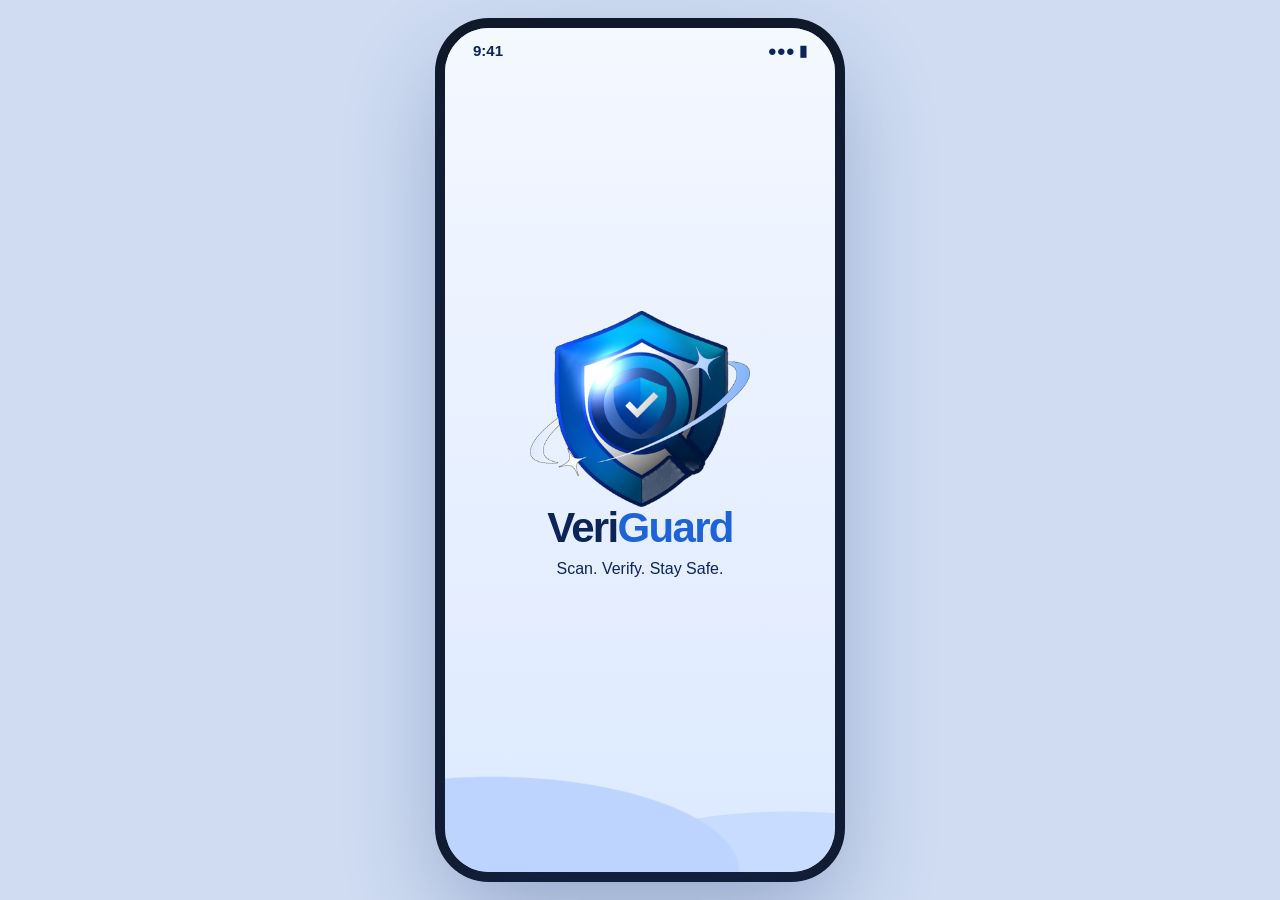
<file: prototype/index.html>
<!DOCTYPE html><html lang="en"><head><meta charset="UTF-8"><meta name="viewport" content="width=device-width, initial-scale=1, viewport-fit=cover"><title>VeriGuard · Mobile Prototype</title>
<style>
:root{--ink:#0c2457;--mut:#52668f;--pri:#1f63d8;--ln:#d9e6fb;--top:52px;box-sizing:border-box}
*{box-sizing:border-box;-webkit-tap-highlight-color:transparent}html,body{height:100%;margin:0}
body{background:#cfdcf2;font-family:-apple-system,BlinkMacSystemFont,"SF Pro Display",Inter,Arial,sans-serif;color:var(--ink);display:grid;place-items:center}
@media(prefers-color-scheme:dark){body{background:#0b1220}}
#dev{position:relative;width:390px;height:min(844px,97vh);border-radius:44px;overflow:hidden;box-shadow:0 40px 100px #1b3a7a55,0 0 0 10px #101828;display:flex;flex-direction:column;background:radial-gradient(90% 16% at 12% 100%,#bcd4ff 0 70%,#0000 71%),radial-gradient(80% 13% at 88% 102%,#c7dcff 0 70%,#0000 71%),linear-gradient(180deg,#f4f8ff,#dce9ff)}
#sb{position:absolute;top:0;left:0;right:0;height:44px;padding:14px 28px 0;display:flex;justify-content:space-between;font-weight:700;font-size:15px;z-index:5;pointer-events:none}
@media(max-width:480px){#dev{width:100%;height:100%;border-radius:0;box-shadow:none}#sb{display:none}:root{--top:calc(env(safe-area-inset-top,0px) + 14px)}}
#scr{flex:1;position:relative;overflow:hidden}
.s{position:absolute;inset:0;display:flex;flex-direction:column;overflow-y:auto;animation:in .25s}@keyframes in{from{opacity:0;transform:translateX(14px)}}
.pad{padding:0 22px}.hd{display:flex;align-items:center;justify-content:space-between;padding:var(--top) 16px 8px}.hd h2{margin:0;font-size:20px;font-weight:800}
.ib{width:38px;height:38px;border:0;background:none;color:var(--ink);display:grid;place-items:center;cursor:pointer;padding:0;position:relative}
.i{width:22px;height:22px;fill:none;stroke:currentColor;stroke-width:2;stroke-linecap:round;stroke-linejoin:round;flex:none}
.c{background:#ffffffcc;border:1px solid #e1ecff;border-radius:18px;box-shadow:0 8px 24px #3a74d422;padding:14px}
.row{display:flex;gap:12px;align-items:center;cursor:pointer}.row.nc{cursor:default}.row>div{flex:1;min-width:0}.row b{display:block;font-size:15px}.row small{color:var(--mut);font-size:12.5px;line-height:1.3;display:block}
.ic{width:44px;height:44px;border-radius:14px;background:#eaf2ff;display:grid;place-items:center;color:var(--pri);flex:none}
.btn{width:100%;height:50px;border:0;border-radius:26px;background:linear-gradient(180deg,#3a86f5,#1b57cf);color:#fff;font:700 17px inherit;box-shadow:0 8px 18px #1f63d855;cursor:pointer;margin-top:14px}.btn.o{background:#ffffff99;color:var(--pri);border:1.5px solid #6fa0ec;box-shadow:none}.btn:disabled{opacity:.45}.btn.d{background:linear-gradient(180deg,#e5586a,#c62f3f)}
.lk{background:none;border:0;color:var(--pri);font:600 13px inherit;cursor:pointer;padding:4px}
.fd{display:flex;align-items:center;gap:10px;background:#ffffffd0;border:1px solid #d3e2fb;border-radius:14px;padding:0 14px;height:48px;margin-top:12px;color:var(--mut)}.fd input{flex:1;border:0;background:none;outline:0;font:15px inherit;color:var(--ink);min-width:0}
.err{color:#c62f3f;font-size:12px;margin:4px 6px 0}.ok{color:#1a8a50;font-size:13px;background:#dff6e8;border-radius:12px;padding:10px 12px;margin-top:12px}
nav{margin-top:auto;flex:none;display:flex;justify-content:space-around;padding:8px 8px calc(12px + env(safe-area-inset-bottom,0px));background:#ffffffe6;border-top:1px solid #e1ecff;border-radius:22px 22px 0 0;position:sticky;bottom:0}
nav button{border:0;background:none;display:flex;flex-direction:column;align-items:center;gap:2px;font:500 11px inherit;color:#6a7fa6;cursor:pointer;flex:1}nav .on{color:var(--pri);font-weight:800}
.wm{font-weight:900;letter-spacing:-.04em;text-align:center;line-height:1}.wm b{color:#1f63d8}
.mid{flex:1;display:flex;flex-direction:column;align-items:center;justify-content:center;text-align:center;padding:0 28px}
.mid p{color:var(--mut);margin:8px 0;line-height:1.45}
.dots{display:flex;gap:7px;justify-content:center;margin:14px 0}.dots i{width:8px;height:8px;border-radius:5px;background:#b9cdf0}.dots i.on{width:24px;background:var(--pri)}
.big{width:150px;height:150px;border-radius:50%;background:radial-gradient(circle at 35% 30%,#fff,#cfe0ff);display:grid;place-items:center;color:var(--pri);box-shadow:0 18px 40px #2d6fe033}.big .i{width:72px;height:72px;stroke-width:1.6}
.hero{background:linear-gradient(135deg,#4a96ff,#1b57cf);color:#fff;border-radius:22px;padding:18px;display:flex;align-items:center;gap:10px;cursor:pointer;box-shadow:0 12px 26px #1f63d855}.hero b{font-size:22px;display:block}.hero small{font-size:13.5px;opacity:.92;line-height:1.3}
.go{width:42px;height:42px;border-radius:50%;background:#ffffff40;display:grid;place-items:center;flex:none}
.qa{display:grid;grid-template-columns:1fr 1fr;gap:12px}.qa button{background:#ffffffd0;border:1px solid #e1ecff;border-radius:16px;padding:14px 6px;font:600 13px inherit;color:var(--ink);display:flex;flex-direction:column;align-items:center;gap:6px;cursor:pointer;box-shadow:0 6px 16px #3a74d41c}.qa .i{color:var(--pri);width:26px;height:26px}
.tabs{display:flex;background:#e3edff;border-radius:20px;padding:3px;margin:6px 0 10px}.tabs button{flex:1;border:0;background:none;border-radius:17px;padding:8px;font:600 13px inherit;color:var(--ink);cursor:pointer}.tabs .on{background:var(--pri);color:#fff}
.bd{font-size:11.5px;font-weight:700;border-radius:10px;padding:4px 10px;white-space:nowrap}.g{background:#d8f3e3;color:#17894f}.a{background:#fff0c4;color:#a87100}.o{background:#ffe2cd;color:#c85a14}.r{background:#fdd9dd;color:#c62f3f}
.pn{border-radius:20px;text-align:center;padding:22px 18px}.pn.g{background:#d8f3e3}.pn.a{background:#fff0c4}.pn.o{background:#ffe2cd}.pn.r{background:#fcd5da}.pn h3{margin:8px 0 4px;font-size:26px}.pn p{margin:0;font-size:14.5px}.pn .i{width:56px;height:56px}
.pn.g h3,.pn.g .i{color:#17894f}.pn.a h3,.pn.a .i{color:#a87100}.pn.o h3,.pn.o .i{color:#c85a14}.pn.r h3,.pn.r .i{color:#c62f3f}
.ck{display:flex;gap:10px;align-items:center;padding:7px 0;font-size:14px}.ck .t{width:20px;height:20px;border-radius:50%;display:grid;place-items:center;color:#fff;flex:none}.t .i{width:13px;height:13px;stroke-width:3}.t.rr{background:#e5586a}.t.gg{background:#2fae6c}
.sw{width:50px;height:30px;border-radius:15px;background:#c3d3ee;position:relative;border:0;cursor:pointer;flex:none}.sw::after{content:"";position:absolute;top:3px;left:3px;width:24px;height:24px;border-radius:50%;background:#fff;transition:.2s}.sw.on{background:var(--pri)}.sw.on::after{left:23px}
.ring{width:150px;height:150px;border-radius:50%;border:8px solid #d6e5fb;border-top-color:var(--pri);animation:sp 1.1s linear infinite;position:absolute}@keyframes sp{to{transform:rotate(360deg)}}
.vf{width:230px;height:230px;border-radius:26px;background:#0b1b3acc;position:relative;overflow:hidden;margin:18px auto}.vf i{position:absolute;width:40px;height:40px;border:4px solid #7db3ff}.vf i:nth-child(1){top:14px;left:14px;border-right:0;border-bottom:0;border-radius:12px 0 0 0}.vf i:nth-child(2){top:14px;right:14px;border-left:0;border-bottom:0;border-radius:0 12px 0 0}.vf i:nth-child(3){bottom:14px;left:14px;border-right:0;border-top:0;border-radius:0 0 0 12px}.vf i:nth-child(4){bottom:14px;right:14px;border-left:0;border-top:0;border-radius:0 0 12px 0}
.vf u{position:absolute;left:18px;right:18px;height:3px;background:#5fb0ff;box-shadow:0 0 14px #5fb0ff;animation:sc 2s ease-in-out infinite alternate}@keyframes sc{from{top:24px}to{top:200px}}
.drop{border:2px dashed #8fb3ee;border-radius:20px;background:#ffffffa0;padding:30px 16px;text-align:center;color:var(--mut);cursor:pointer;display:block}.drop .i{width:42px;height:42px;color:var(--pri)}
.cmp{display:grid;grid-template-columns:1.1fr 1fr 1fr 24px;gap:6px;font-size:12px;padding:9px 0;border-top:1px solid var(--ln);align-items:center}.cmp:first-child{border:0;font-weight:700;color:var(--mut)}
#sheet{position:absolute;inset:0;background:#0a1a3c66;display:none;align-items:flex-end;z-index:9}#sheet.on{display:flex}.sh{background:#fff;width:100%;max-height:80%;overflow-y:auto;border-radius:26px 26px 0 0;padding:18px 20px 26px}.sh h3{margin:0 0 10px}
#toast{position:absolute;left:50%;bottom:90px;transform:translateX(-50%);background:#0c2457ee;color:#fff;padding:10px 16px;border-radius:20px;font-size:13px;z-index:10;opacity:0;transition:.25s;pointer-events:none;max-width:86%;text-align:center}#toast.on{opacity:1}
.bg{position:absolute;top:6px;right:6px;width:9px;height:9px;border-radius:50%;background:#e5586a}
</style></head><body>
<svg width="0" height="0" style="position:absolute"><defs><linearGradient id="sg" x1="0" y1="0" x2="1" y2="1"><stop offset="0" stop-color="#4aa3ff"/><stop offset="1" stop-color="#1550c4"/></linearGradient></defs>
<symbol id="i-link" viewBox="0 0 24 24"><path d="M10 13a5 5 0 0 0 7.54.54l3-3a5 5 0 0 0-7.07-7.07l-1.72 1.71M14 11a5 5 0 0 0-7.54-.54l-3 3a5 5 0 0 0 7.07 7.07l1.71-1.71"/></symbol>
<symbol id="i-search" viewBox="0 0 24 24"><circle cx="11" cy="11" r="8"/><path d="m21 21-4.3-4.3"/></symbol>
<symbol id="i-user" viewBox="0 0 24 24"><path d="M20 21v-2a4 4 0 0 0-4-4H8a4 4 0 0 0-4 4v2"/><circle cx="12" cy="7" r="4"/></symbol>
<symbol id="i-mail" viewBox="0 0 24 24"><rect x="2" y="4" width="20" height="16" rx="2"/><path d="m22 7-10 6L2 7"/></symbol>
<symbol id="i-lock" viewBox="0 0 24 24"><rect x="3" y="11" width="18" height="11" rx="2"/><path d="M7 11V7a5 5 0 0 1 10 0v4"/></symbol>
<symbol id="i-eye" viewBox="0 0 24 24"><path d="M2 12s3.5-7 10-7 10 7 10 7-3.5 7-10 7S2 12 2 12z"/><circle cx="12" cy="12" r="3"/></symbol>
<symbol id="i-home" viewBox="0 0 24 24"><path d="m3 9 9-7 9 7v11a2 2 0 0 1-2 2H5a2 2 0 0 1-2-2z"/><path d="M9 22V12h6v10"/></symbol>
<symbol id="i-clock" viewBox="0 0 24 24"><circle cx="12" cy="12" r="10"/><path d="M12 6v6l4 2"/></symbol>
<symbol id="i-book" viewBox="0 0 24 24"><path d="M2 3h6a4 4 0 0 1 4 4v14a3 3 0 0 0-3-3H2zM22 3h-6a4 4 0 0 0-4 4v14a3 3 0 0 1 3-3h7z"/></symbol>
<symbol id="i-bell" viewBox="0 0 24 24"><path d="M18 8A6 6 0 0 0 6 8c0 7-3 9-3 9h18s-3-2-3-9M13.7 21a2 2 0 0 1-3.4 0"/></symbol>
<symbol id="i-menu" viewBox="0 0 24 24"><path d="M3 6h18M3 12h18M3 18h18"/></symbol>
<symbol id="i-left" viewBox="0 0 24 24"><path d="M19 12H5M12 19l-7-7 7-7"/></symbol>
<symbol id="i-right" viewBox="0 0 24 24"><path d="M5 12h14M12 5l7 7-7 7"/></symbol>
<symbol id="i-chev" viewBox="0 0 24 24"><path d="m9 18 6-6-6-6"/></symbol>
<symbol id="i-upload" viewBox="0 0 24 24"><path d="M21 15v4a2 2 0 0 1-2 2H5a2 2 0 0 1-2-2v-4M17 8l-5-5-5 5M12 3v12"/></symbol>
<symbol id="i-file" viewBox="0 0 24 24"><path d="M14 2H6a2 2 0 0 0-2 2v16a2 2 0 0 0 2 2h12a2 2 0 0 0 2-2V8zM14 2v6h6M8 13h8M8 17h6"/></symbol>
<symbol id="i-qr" viewBox="0 0 24 24"><rect x="3" y="3" width="7" height="7" rx="1"/><rect x="14" y="3" width="7" height="7" rx="1"/><rect x="3" y="14" width="7" height="7" rx="1"/><path d="M14 14h3v3h-3zM20 14v.01M20 20v.01M14 20h3v1"/></symbol>
<symbol id="i-check" viewBox="0 0 24 24"><path d="M20 6 9 17l-5-5"/></symbol>
<symbol id="i-shield" viewBox="0 0 24 24"><path d="M12 22s8-4 8-10V5l-8-3-8 3v7c0 6 8 10 8 10z"/><path d="m9 12 2 2 4-4"/></symbol>
<symbol id="i-alert" viewBox="0 0 24 24"><path d="M12 22s8-4 8-10V5l-8-3-8 3v7c0 6 8 10 8 10zM12 8v4M12 16h.01"/></symbol>
<symbol id="i-globe" viewBox="0 0 24 24"><circle cx="12" cy="12" r="10"/><path d="M2 12h20M12 2a15.3 15.3 0 0 1 4 10 15.3 15.3 0 0 1-4 10 15.3 15.3 0 0 1-4-10 15.3 15.3 0 0 1 4-10z"/></symbol>
<symbol id="i-bars" viewBox="0 0 24 24"><path d="M12 20V10M18 20V4M6 20v-4"/></symbol>
<symbol id="i-edit" viewBox="0 0 24 24"><path d="M12 20h9M16.5 3.5a2.1 2.1 0 0 1 3 3L7 19l-4 1 1-4z"/></symbol>
<symbol id="i-sl" viewBox="0 0 24 24"><path d="M4 21v-7M4 10V3M12 21v-9M12 8V3M20 21v-5M20 12V3M1 14h6M9 8h6M17 16h6"/></symbol>
<symbol id="i-help" viewBox="0 0 24 24"><circle cx="12" cy="12" r="10"/><path d="M9.1 9a3 3 0 0 1 5.8 1c0 2-3 3-3 3M12 17h.01"/></symbol>
<symbol id="i-info" viewBox="0 0 24 24"><circle cx="12" cy="12" r="10"/><path d="M12 16v-4M12 8h.01"/></symbol>
<symbol id="i-ext" viewBox="0 0 24 24"><path d="M18 13v6a2 2 0 0 1-2 2H5a2 2 0 0 1-2-2V8a2 2 0 0 1 2-2h6M15 3h6v6M10 14 21 3"/></symbol>
<symbol id="i-dl" viewBox="0 0 24 24"><path d="M21 15v4a2 2 0 0 1-2 2H5a2 2 0 0 1-2-2v-4M7 10l5 5 5-5M12 15V3"/></symbol>
<symbol id="i-trash" viewBox="0 0 24 24"><path d="M3 6h18M19 6l-1 14a2 2 0 0 1-2 2H8a2 2 0 0 1-2-2L5 6M10 11v6M14 11v6M9 6V4h6v2"/></symbol>
<symbol id="i-out" viewBox="0 0 24 24"><path d="M9 21H5a2 2 0 0 1-2-2V5a2 2 0 0 1 2-2h4M16 17l5-5-5-5M21 12H9"/></symbol>
<symbol id="i-x" viewBox="0 0 24 24"><path d="M18 6 6 18M6 6l12 12"/></symbol></defs></svg>
<div id="dev"><div id="sb"><span>9:41</span><span>●●● ▮</span></div><div id="scr"></div><div id="sheet" data-act="close"></div><div id="toast"></div></div>
<script>
const LOGO="[data-uri]";
const $=s=>document.querySelector(s),esc=s=>String(s).replace(/[&<>"]/g,c=>({'&':'&amp;','<':'&lt;','>':'&gt;','"':'&quot;'}[c]));
const I=(n,c='')=>`<svg class="i ${c}"><use href="#i-${n}"/></svg>`;
const td=(h,m)=>{const d=new Date();d.setHours(h,m,0,0);return d};
const S={user:null,notif:true,save:true,scan:null,stack:[],q:'',f:'all',kq:'',tm:[],qi:0,file:null,
 hist:[{id:1,type:'URL Scan',val:'https://example.com',lvl:'low',ind:[],t:td(10,24)},{id:2,type:'QR Code Scan',val:'https://menu.example.com',lvl:'low',ind:[],t:new Date(2026,10,8,15,17)},{id:3,type:'File Scan',val:'screenshot.png',lvl:'high',ind:['Phishing attempt detected','Suspicious domain','Matches known threat patterns'],t:new Date(2026,10,7,9,42)},{id:4,type:'URL Scan',val:'https://test-link.com',lvl:'caution',ind:['Unverified site reputation'],t:new Date(2026,10,5,16,20)}]};
const LV={low:{c:'g',t:'Low Concern',b:'Safe',i:'shield',d:'No warning indicators were found in this example.'},caution:{c:'a',t:'Caution',b:'Caution',i:'alert',d:'A few minor warning signs were found. Proceed carefully.'},susp:{c:'o',t:'Suspicious',b:'Suspicious',i:'alert',d:'This content shows several warning signs.'},high:{c:'r',t:'High Risk',b:'High Risk',i:'alert',d:'This content may be malicious or used for phishing.'}};
const fmt=d=>{const h=d.getHours()%12||12,m=String(d.getMinutes()).padStart(2,'0'),tm=`${h}:${m} ${d.getHours()<12?'AM':'PM'}`;return d.toDateString()==new Date().toDateString()?`Today, ${tm}`:`${d.toLocaleString('en-US',{month:'short'})} ${d.getDate()}, ${d.getFullYear()}, ${tm}`};
const nm=()=>(S.user&&S.user.name.split(' ')[0])||'User',em=v=>/^[^@\s]+@[^@\s]+\.[^@\s]+$/.test(v);
const wm=s=>`<div class="wm" style="font-size:${s}px">Veri<b>Guard</b></div>`;
const hdr=(t,back=1,r='')=>`<div class="hd">${back?`<button class="ib" data-back>${I('left')}</button>`:'<span class="ib"></span>'}<h2>${t}</h2><span class="ib">${r}</span></div>`;
const nav=a=>`<nav>${[['home','Home','dash'],['clock','History','hist'],['book','Learn','kc'],['user','Profile','prof']].map(([i,l,r])=>`<button data-root="${r}" class="${a==r?'on':''}">${I(i)}<span>${l}</span></button>`).join('')}</nav>`;
const fd=(id,ic,ph,type='text',val='',eye=0)=>`<label class="fd">${I(ic)}<input id="${id}" type="${type}" placeholder="${ph}" value="${esc(val)}" autocomplete="off">${eye?`<button type="button" class="lk" data-act="eye" style="padding:0">${I('eye')}</button>`:''}</label><div class="err" id="e_${id}"></div>`;
const gv=id=>$('#'+id).value.trim(),er=(id,m)=>{$('#e_'+id).textContent=m||'';return !m};
const toast=m=>{const t=$('#toast');t.textContent=m;t.className='on';clearTimeout(S.tt);S.tt=setTimeout(()=>t.className='',2200)};
const sheet=h=>{const s=$('#sheet');s.innerHTML=`<div class="sh" data-act="none">${h}</div>`;s.className='on'};
const host=v=>{try{return new URL(/^https?:/i.test(v)?v:'https://'+v).hostname}catch(e){return v}};
// ---- assessment (simulated pattern checks)
const UR=[[/phish|scam|fake|spoof/i,4,'Phishing attempt detected'],[/(login|signin|verify|secure|account|update|billing|wallet|reset)[-.]/i,2,'Account-themed wording in address'],[/\.(xyz|tk|top|click|zip|ru|cn)(\/|$)/i,2,'High-risk domain ending'],[/^http:\/\//i,1,'Unencrypted connection (HTTP)'],[/\d{1,3}(\.\d{1,3}){3}/,3,'Raw IP address used as site'],[/@/,2,'Hidden redirect character in link'],[/-.*-.*-/,1,'Many hyphens in domain'],[/bit\.ly|tinyurl|t\.co|goo\.gl|cutt\.ly/i,1,'Shortened link hides destination'],[/free|prize|winner|claim|gift/i,2,'Reward or urgency wording']];
const FR=[[/phish|scam|fake/i,4,'Phishing attempt detected'],[/urgent|verify|payment|invoice|bank|otp|password/i,3,'Urgent or financial wording in file name'],[/\.(exe|apk|scr|js|zip|bat)$/i,3,'Risky file type']];
function assess(type,val){let s=0,ind=[];(type=='File Scan'?FR:UR).forEach(([r,p,t])=>{if(r.test(val)){s+=p;ind.push(t)}});const lvl=!s?'low':s<=1?'caution':s<=3?'susp':'high';if((lvl=='high'||lvl=='susp')&&type!='File Scan'){ind.push('Suspicious domain');}if(lvl=='high')ind.push('Matches known threat patterns');return{id:Date.now(),type,val,lvl,ind:ind.slice(0,4),t:new Date()}}
// ---- router
const go=(n,a)=>{S.stack.push({n,a});draw()},back=()=>{if(S.stack.length>1)S.stack.pop();draw()},root=n=>{S.stack=[{n}];draw()},repl=(n,a)=>{S.stack[S.stack.length-1]={n,a};draw()};
function draw(){S.tm.forEach(clearTimeout);S.tm=[];$('#sheet').className='';const{n,a}=S.stack[S.stack.length-1];$('#scr').innerHTML=`<div class="s">${V[n](a)}</div>`;if(H[n])H[n](a)}
function startScan(type,val){S.scan=assess(type,val);go('ana')}
const rowsH=()=>{const q=S.q.toLowerCase();return S.hist.filter(h=>(S.f=='all'||(S.f=='safe'?h.lvl=='low':h.lvl!='low'))&&(h.val+h.type).toLowerCase().includes(q)).map(h=>`<div class="c row" style="margin-bottom:10px" data-go="rep" data-a="${h.id}"><div class="ic">${I(h.type=='URL Scan'?'link':h.type=='File Scan'?'file':'qr')}</div><div><b style="font-size:14px;overflow:hidden;text-overflow:ellipsis;white-space:nowrap">${esc(h.type=='QR Code Scan'?'QR Code Scan':h.val)}</b><small>${fmt(h.t)}</small></div><span class="bd ${LV[h.lvl].c}">${LV[h.lvl].b}</span></div>`).join('')||'<p style="text-align:center;color:var(--mut)">No scans found.</p>'};
const ART=[{i:'shield',t:'What is Phishing?',d:'Learn to spot phishing attempts.',s:[['The scam','Phishing is when attackers pretend to be a trusted brand or person to trick you into sharing passwords, card numbers or codes.'],['Warning signs','Urgent wording, unexpected requests, misspelled domains, and links that don’t match the sender’s real website.'],['Stay safe','Don’t click unexpected links. Go to the official site yourself and never share one-time codes.']]},{i:'qr',t:'QR Code Safety Tips',d:'Scan with confidence and avoid risks.',s:[['Why QR codes are risky','A QR code hides its destination, so a malicious one can send you to a fake login page.'],['Before you scan','Check that the code isn’t a sticker placed over another one, and preview the address before opening it.'],['After scanning','If the page asks for a login or payment you didn’t expect, close it and use the official app.']]},{i:'lock',t:'Safe Browsing Habits',d:'Simple practices for a safer online experience.',s:[['Check the address','Look for https and the exact spelling of the site name before signing in.'],['Use strong, unique passwords','Reusing passwords lets one leak unlock many accounts. Use a password manager.'],['Turn on two-step verification','It blocks most account takeovers even if your password is stolen.']]}];
const ACT={low:['No warning indicators were found, but stay alert.','Confirm the sender if you weren’t expecting it.','Keep your device and apps up to date.'],caution:['Avoid entering personal information.','Verify the source through official channels.','Open the official site yourself instead of this link.'],susp:['Don’t enter passwords or card details.','Verify the source through official channels.','Delete the message or close the page.'],high:['Do not open the link or file.','Avoid disclosing sensitive information.','Verify the source through official channels.','Report and delete the message.','If you already entered details, change your password now.']};
// ---- views
const V={
splash:()=>`<div class="mid" data-go="ob" data-a="0" style="cursor:pointer"><img src="${LOGO}" width="220" alt="VeriGuard logo">${wm(42)}<p style="font-size:16px;color:var(--ink)">Scan. Verify. Stay Safe.</p></div>`,
ob:a=>{a=+a;const D=[['Welcome to VeriGuard','Evaluate links, QR codes and messages for potential threats before you interact with them.'],['Know the threats','Watch for phishing attempts, suspicious links and fake messages designed to steal your information.'],['Verify before you click','Check online content before clicking, scanning or downloading, and stay one step ahead.']][a];return`<div class="hd"><span class="ib"></span><span></span><button class="lk" data-root="login">Skip</button></div><div class="mid">${a==0?`<img src="${LOGO}" width="200" alt="">`:`<div class="big">${I(a==1?'alert':'check')}</div>`}<h1 style="margin:22px 0 0;font-size:28px">${D[0]}</h1><p>${D[1]}</p></div><div class="pad" style="padding-bottom:34px"><div class="dots">${[0,1,2].map(i=>`<i class="${i==a?'on':''}"></i>`).join('')}</div><button class="btn" data-go="${a<2?'ob':'login'}" data-a="${a+1}" ${a==2?'data-root="login"':''}>${a<2?'Next':'Get Started'}</button></div>`},
login:()=>`<div class="pad" style="padding-top:var(--top);text-align:center"><img src="${LOGO}" width="120" alt="">${wm(36)}<p style="margin:6px 0 4px">Scan. Verify. Stay Safe.</p></div><div class="pad">${fd('em','mail','Email Address','email')}${fd('pw','lock','Password','password','',1)}<div style="display:flex;justify-content:space-between;align-items:center;margin-top:8px;font-size:12.5px"><label><input type="checkbox" id="rm" checked> Remember me</label><button class="lk" data-go="forgot">Forgot Password?</button></div><button class="btn" data-act="login">Log In</button><p style="text-align:center;color:var(--mut);margin:8px 0 0">or</p><button class="btn o" style="margin-top:8px" data-go="signup">Create Account</button></div>`,
signup:()=>`${hdr('',1)}<div class="pad"><h1 style="margin:0;font-size:26px">Create Account</h1><p style="color:var(--mut);margin:4px 0 6px">Join VeriGuard and stay protected.</p>${fd('fn','user','Full Name')}${fd('em','mail','Email Address','email')}${fd('pw','lock','Password','password','',1)}${fd('pw2','lock','Confirm Password','password','',1)}<button class="btn" data-act="signup" style="margin-top:20px">Create Account</button><p style="text-align:center;font-size:13px;color:var(--mut)">Already have an account? <button class="lk" data-root="login">Log In</button></p></div>`,
forgot:()=>`${hdr('Forgot Password',1)}<div class="pad"><p style="color:var(--mut)">Enter your registered email and we’ll send a reset link.</p>${fd('em','mail','Email Address','email')}<div id="fm"></div><button class="btn" data-act="forgot">Send Reset Link</button></div>`,
dash:()=>`<div class="hd" style="padding-bottom:0"><button class="ib" data-act="menu">${I('menu')}</button><span></span><button class="ib" data-act="notifs">${I('bell')}${S.notif?'<i class="bg"></i>':''}</button></div><div class="pad" style="display:flex;justify-content:space-between;align-items:center"><h1 style="font-size:30px;margin:0;line-height:1.1">Hello,<br>${esc(nm())}!</h1><img src="${LOGO}" width="120" alt=""></div><div class="pad" style="margin-top:12px"><div class="hero" data-go="type"><div style="flex:1"><b>Scan &amp; Verify</b><small>Check links, QR codes, and content for threats.</small></div><div class="go">${I('right')}</div></div><h3 style="margin:20px 0 10px">Quick Actions</h3><div class="qa"><button data-go="url">${I('link')}Scan URL</button><button data-go="qr">${I('qr')}Scan QR</button><button data-go="file">${I('upload')}Upload File</button><button data-root="kc">${I('book')}Knowledge Center</button></div></div>${nav('dash')}`,
type:()=>`${hdr('',1)}<div class="pad"><h1 style="margin:0;font-size:26px">Choose Scan Type</h1><p style="color:var(--mut);margin:4px 0 12px">Select what you want to analyze.</p>${[['link','URL Scan','Check a website link for threats.','url'],['qr','QR Scan','Scan a QR code for safety.','qr'],['file','File Scan','Upload a file or screenshot to analyze.','file']].map(([i,t,d,r])=>`<div class="c row" style="margin-bottom:12px" data-go="${r}"><div class="ic">${I(i)}</div><div><b>${t}</b><small>${d}</small></div>${I('chev')}</div>`).join('')}</div>`,
url:()=>`${hdr('',1)}<div class="pad"><h1 style="margin:0;font-size:26px">Enter Website Link</h1><p style="color:var(--mut);margin:4px 0 6px">Paste the link you want to check.</p>${fd('u','link','https://example.com','url')}<button class="btn" data-act="scanurl">Scan</button><div class="c row" style="margin-top:18px" data-act="ex"><div><b>Try an example</b><small style="color:var(--pri);font-size:14px">https://bit.ly/sample</small></div>${I('ext')}</div></div>`,
file:()=>`${hdr('Upload File',1)}<div class="pad"><p style="color:var(--mut);margin-top:0">Upload a screenshot, image or document that contains suspicious content.</p><label class="drop">${I('upload')}<br><b id="fn" style="color:var(--ink)">Tap to choose a file</b><br><small>PNG, JPG, PDF, DOCX</small><input id="ff" type="file" accept="image/*,.pdf,.doc,.docx" hidden></label><button class="btn" id="fs" data-act="scanfile" disabled>Scan File</button><button class="btn o" data-act="samplefile">Use a sample suspicious screenshot</button></div>`,
qr:()=>`${hdr('Scan QR Code',1)}<div class="pad" style="text-align:center"><p style="color:var(--mut);margin:0">Point the camera at a QR code. VeriGuard checks where it leads before you open it.</p><div class="vf"><i></i><i></i><i></i><i></i><u></u></div><button class="btn" data-act="simqr">Simulate a QR scan</button><label class="btn o" style="display:grid;place-items:center;cursor:pointer;margin-top:10px">Upload QR image<input id="qf" type="file" accept="image/*" hidden></label><small style="color:var(--mut);display:block;margin-top:10px">Prototype: live camera decoding is not connected.</small></div>`,
ana:()=>{const st=['Inspecting link…','Analyzing content…','Checking for known threats…'];return`<div class="pad" style="padding-top:var(--top)"></div><div class="mid"><div style="position:relative;width:150px;height:150px;display:grid;place-items:center"><div class="ring"></div><img src="${LOGO}" width="90" alt=""></div><h1 style="margin:22px 0 0">Analyzing…</h1><p>Checking the content for potential threats.</p></div><div class="pad" style="padding-bottom:26px"><div class="c">${st.map((t,i)=>`<div class="ck" id="st${i}"><span class="t gg" style="background:#c3d3ee">${I('check')}</span>${t}</div>`).join('')}</div><button class="btn o" data-back>Cancel</button></div>`},
res:()=>{const s=S.scan,L=LV[s.lvl],good=s.lvl=='low';return`${hdr('Scan Result',1)}<div class="pad"><div class="pn ${L.c}">${I(L.i)}<h3>${L.t}</h3><p>${L.d}</p></div><div class="c" style="margin-top:14px"><b>${good?'Summary':'Threat Summary'}</b>${(s.ind.length?s.ind:['No phishing indicators detected','Address looks consistent','No known threat patterns matched']).map(x=>`<div class="ck"><span class="t ${s.ind.length?'rr':'gg'}">${I(s.ind.length?'x':'check')}</span>${x}</div>`).join('')}</div><button class="btn" data-go="fnd" data-a="ov">View Details</button><button class="btn o" data-go="act">Recommended Actions</button><p style="font-size:11.5px;color:var(--mut);text-align:center;margin:12px 0">Demo assessment from simple pattern checks. It’s not a guarantee of safety.</p></div>`},
fnd:t=>{const s=S.scan,L=LV[s.lvl],th=s.lvl=='low'?'None detected':/Phishing/.test(s.ind.join())?'Phishing':'Suspicious content';return`${hdr('Detailed Findings',1)}<div class="pad"><div class="tabs"><button class="${t=='ov'?'on':''}" data-go="fnd" data-a="ov">Overview</button><button class="${t=='ct'?'on':''}" data-go="fnd" data-a="ct">Content</button><button data-go="cmp">Comparison</button></div>${t=='ov'?[['globe','URL',esc(s.val)],['shield','Threat Type',th],['bars','Risk Level',`<span class="bd ${L.c}">${L.t}</span>`],['clock','Detection Basis',s.lvl=='low'?'No known phishing indicators or suspicious content found.':'Matches known phishing indicators and suspicious content.']].map(([i,a,b])=>`<div class="c row nc" style="margin-bottom:10px"><div class="ic">${I(i)}</div><div><b>${a}</b><small style="color:var(--ink);font-size:13.5px;word-break:break-all">${b}</small></div></div>`).join(''):`<div class="c"><b>Submitted content</b><small>${s.type}: ${esc(s.val)}</small></div><div class="c" style="margin-top:10px"><b>Indicators found</b>${(s.ind.length?s.ind:['None']).map(x=>`<div class="ck">• ${x}</div>`).join('')}</div><div class="c" style="margin-top:10px"><b>Checks performed</b>${['Link inspection','Content analysis','Known threat lookup'].map(x=>`<div class="ck"><span class="t gg">${I('check')}</span>${x}</div>`).join('')}</div>`}<button class="btn" data-go="act">Recommended Actions</button></div>`},
cmp:()=>{const s=S.scan,h=host(s.val),L=s.lvl,bad=[L!='low'&&L!='caution',/^http:/i.test(s.val),L=='susp'||L=='high',L=='high'];const R=[['Domain',h,'Official brand domain'],['Connection',/^http:/i.test(s.val)?'HTTP':'HTTPS','HTTPS'],['Wording',bad[2]?'Urgent / reward':'Neutral','Neutral'],['Login request',bad[3]?'Asks for sign-in':'None','Only on official site']];return`${hdr('Content Comparison',1)}<div class="pad"><div class="tabs"><button data-go="fnd" data-a="ov">Overview</button><button data-go="fnd" data-a="ct">Content</button><button class="on">Comparison</button></div><p style="color:var(--mut);margin:0 0 8px;font-size:13px">Submitted content next to legitimate reference information.</p><div class="c"><div class="cmp"><span></span><span>Submitted</span><span>Legitimate</span><span></span></div>${R.map(([a,b,c],i)=>`<div class="cmp"><b>${a}</b><span style="word-break:break-all">${esc(b)}</span><span>${c}</span><span class="t ${bad[i]?'rr':'gg'}" style="width:20px;height:20px;border-radius:50%;display:grid;place-items:center;color:#fff;background:${bad[i]?'#e5586a':'#2fae6c'}">${I(bad[i]?'x':'check')}</span></div>`).join('')}</div><button class="btn" data-go="act">Recommended Actions</button></div>`},
act:()=>{const s=S.scan;return`${hdr('Recommended Actions',1)}<div class="pad"><p style="color:var(--mut);margin-top:0">Follow these steps for this ${LV[s.lvl].t.toLowerCase()} result.</p>${ACT[s.lvl].map((x,i)=>`<div class="c row" style="margin-bottom:10px" data-act="tick"><span class="t gg" style="width:24px;height:24px;border-radius:50%;background:#c3d3ee;color:#fff;display:grid;place-items:center;flex:none">${I('check','')}</span><div><b style="font-size:14px;font-weight:600">${x}</b></div></div>`).join('')}<button class="btn" data-root="hist">Go to Scan History</button><button class="btn o" data-go="type">Scan Something Else</button></div>`},
hist:()=>`<div class="hd"><button class="ib" data-act="menu">${I('menu')}</button><h2>Scan History</h2><span class="ib"></span></div><div class="pad"><label class="fd" style="margin-top:0">${I('search')}<input id="hq" placeholder="Search scans…" value="${esc(S.q)}"><button type="button" class="lk" data-act="flt" style="padding:0">${I('sl')}</button></label><div class="tabs" style="margin-top:10px">${[['all','All'],['safe','Safe'],['risk','Flagged']].map(([k,l])=>`<button class="${S.f==k?'on':''}" data-act="setf" data-a="${k}">${l}</button>`).join('')}</div><div id="hl">${rowsH()}</div></div>${nav('hist')}`,
rep:id=>{const h=S.hist.find(x=>x.id==id);if(!h)return'<p>Not found</p>';S.scan=h;const L=LV[h.lvl];return`${hdr('Scan Report',1)}<div class="pad"><div class="c"><b>Scan Details</b>${[['Scan type',h.type],['Content',esc(h.val)],['Result',`<span class="bd ${L.c}">${L.t}</span>`],['Date',h.t.toLocaleDateString('en-US',{year:'numeric',month:'long',day:'numeric'})],['Time',h.t.toLocaleTimeString('en-US',{hour:'numeric',minute:'2-digit'})]].map(([a,b])=>`<div class="cmp" style="grid-template-columns:90px 1fr"><span style="color:var(--mut)">${a}</span><span style="word-break:break-all">${b}</span></div>`).join('')}</div><div class="c" style="margin-top:12px"><b>Summary</b><small>${L.d} ${h.ind.length?'Indicators: '+h.ind.join('; ')+'.':''}</small></div><button class="btn" data-act="dl">${I('dl')} Download Report</button><button class="btn o" data-go="fnd" data-a="ov">View Detailed Findings</button><button class="btn o" data-act="rescan">Scan Again</button><button class="btn d" data-act="delscan" style="margin-top:10px">Delete This Scan</button></div>`},
kc:()=>`<div class="hd"><button class="ib" data-back style="visibility:hidden"></button><h2>Knowledge Center</h2><span class="ib"></span></div><div class="pad"><p style="color:var(--mut);margin:0 0 8px">Learn how to stay safe online.</p><label class="fd" style="margin-top:0">${I('search')}<input id="kq" placeholder="Search articles…" value="${esc(S.kq)}"></label><div id="kl" style="margin-top:12px">${kl()}</div></div>${nav('kc')}`,
art:i=>{const a=ART[i];return`${hdr('',1)}<div class="pad"><div class="big" style="width:96px;height:96px;margin:0 auto">${I(a.i)}</div><h1 style="font-size:26px;margin:16px 0 4px">${a.t}</h1><p style="color:var(--mut);margin:0 0 8px">${a.d}</p>${a.s.map(([h,p])=>`<div class="c" style="margin-bottom:10px"><b>${h}</b><p style="margin:6px 0 0;color:var(--mut);line-height:1.45;font-size:14px">${p}</p></div>`).join('')}<button class="btn" data-go="type">Scan Something Now</button></div>`},
prof:()=>`<div class="hd"><span class="ib"></span><h2>Profile</h2><span class="ib"></span></div><div class="pad"><div class="c row" style="margin-bottom:12px" data-go="acct"><div class="ic" style="border-radius:50%;width:54px;height:54px;background:#4a96ff;color:#fff">${I('user')}</div><div><b style="font-size:18px">${esc(S.user?S.user.name:'User')}</b><small>${esc(S.user?S.user.email:'user@veriguard.com')}</small></div>${I('edit')}</div><div class="c" style="padding:4px 14px">${[['sl','Account Settings','go'],['bell','Notifications','sw'],['lock','Privacy &amp; Security','pv'],['help','Help &amp; Support','hp'],['info','About VeriGuard','ab']].map(([i,t,k])=>`<div class="row" style="padding:13px 0;border-bottom:1px solid var(--ln)" data-act="${k=='go'?'acct':k=='sw'?'none':k}">${I(i)}<div><b style="font-weight:600">${t}</b></div>${k=='sw'?`<button class="sw ${S.notif?'on':''}" data-act="notifsw"></button>`:I('chev')}</div>`).join('')}</div><button class="btn o" data-act="logout">${I('out')} Log Out</button></div>${nav('prof')}`,
acct:()=>`${hdr('Account Settings',1)}<div class="pad"><b>Profile</b>${fd('an','user','Full Name','text',S.user?S.user.name:'User')}${fd('ae','mail','Email Address','email',S.user?S.user.email:'user@veriguard.com')}<button class="btn" data-act="saveprof" style="margin-top:12px">Save Changes</button><b style="display:block;margin-top:22px">Change Password</b>${fd('cp','lock','Current password','password')}${fd('np','lock','New password (8+ characters)','password')}${fd('np2','lock','Confirm new password','password')}<button class="btn o" data-act="savepw">Update Password</button><button class="btn d" data-act="delacct" style="margin:22px 0 30px">Delete Account</button></div>`};
const kl=()=>ART.map((a,i)=>({a,i})).filter(({a})=>(a.t+a.d).toLowerCase().includes(S.kq.toLowerCase())).map(({a,i})=>`<div class="c row" style="margin-bottom:10px" data-go="art" data-a="${i}"><div class="ic" style="width:56px;height:56px">${I(a.i)}</div><div><b>${a.t}</b><small>${a.d}</small></div>${I('chev')}</div>`).join('')||'<p style="text-align:center;color:var(--mut)">No articles found.</p>';
const H={splash:()=>{S.tm.push(setTimeout(()=>go('ob','0'),2600))},
ana:()=>{[0,1,2].forEach(i=>S.tm.push(setTimeout(()=>{const t=$('#st'+i+' .t');if(t)t.style.background='#2fae6c'},900*(i+1))));S.tm.push(setTimeout(()=>{if(S.save)S.hist.unshift(S.scan);repl('res')},3100))},
file:()=>{$('#ff').onchange=e=>{const f=e.target.files[0];if(!f)return;S.file=f.name;$('#fn').textContent=f.name+' ('+Math.max(1,Math.round(f.size/1024))+' KB)';$('#fs').disabled=false}},
qr:()=>{$('#qf').onchange=async e=>{const f=e.target.files[0];if(!f)return;let v=null;try{if(window.BarcodeDetector){const r=await new BarcodeDetector({formats:['qr_code']}).detect(await createImageBitmap(f));if(r[0])v=r[0].rawValue}}catch(x){}if(!v){toast('Couldn’t decode here, using a sample code');v=QS[S.qi++%QS.length]}startScan('QR Code Scan',v)}}};
const QS=['https://menu.example.com/table-4','http://secure-login.verify-account.xyz/update','https://bit.ly/sample','https://example.com/events'];
const A={none:()=>{},close:()=>{$('#sheet').className=''},eye:b=>{const i=b.parentNode.querySelector('input');i.type=i.type=='password'?'text':'password'},
login:()=>{const e=gv('em'),p=$('#pw').value;let ok=er('em',!e?'Enter your email':!em(e)?'Enter a valid email':'');ok=er('pw',!p?'Enter your password':S.user&&S.user.email==e.toLowerCase()&&S.user.pw!=p?'Incorrect password':'')&&ok;if(!ok)return;if(!S.user)S.user={name:'User',email:e.toLowerCase(),pw:p};toast('Welcome back');root('dash')},
signup:()=>{const n=gv('fn'),e=gv('em'),p=$('#pw').value,q=$('#pw2').value;let ok=er('fn',n.length<2?'Enter your full name':'');ok=er('em',!em(e)?'Enter a valid email':'')&&ok;ok=er('pw',p.length<8?'Use at least 8 characters':'')&&ok;ok=er('pw2',p!=q?'Passwords don’t match':'')&&ok;if(!ok)return;S.user={name:n,email:e.toLowerCase(),pw:p};toast('Account created');root('dash')},
forgot:()=>{const e=gv('em');if(!er('em',!em(e)?'Enter a valid email':''))return;$('#fm').innerHTML=`<div class="ok">If an account exists for ${esc(e)}, a reset link has been sent. (Prototype: no email is actually sent.)</div>`},
scanurl:()=>{const u=gv('u');if(!u||!/^(https?:\/\/)?[^\s.]+\.[^\s]{2,}$/i.test(u)){toast('Enter a valid website link');return}startScan('URL Scan',/^https?:/i.test(u)?u:'https://'+u)},ex:()=>{$('#u').value='https://bit.ly/sample'},
scanfile:()=>startScan('File Scan',S.file),samplefile:()=>startScan('File Scan','urgent-bank-verify-phish.png'),
simqr:()=>startScan('QR Code Scan',QS[S.qi++%QS.length]),tick:b=>{const t=b.querySelector('span'),on=t.dataset.on!='1';t.dataset.on=on?'1':'0';t.style.background=on?'#2fae6c':'#c3d3ee';b.querySelector('b').style.textDecoration=on?'line-through':''},
setf:(b,k)=>{S.f=k;draw()},flt:()=>{S.f=S.f=='all'?'safe':S.f=='safe'?'risk':'all';draw()},
dl:()=>{const h=S.scan,t=`VeriGuard Scan Report\nType: ${h.type}\nContent: ${h.val}\nResult: ${LV[h.lvl].t}\nDate: ${fmt(h.t)}\nIndicators: ${h.ind.join('; ')||'none'}\n(Demo assessment, not a guarantee of safety)`;try{const a=document.createElement('a');a.href=URL.createObjectURL(new Blob([t],{type:'text/plain'}));a.download='veriguard-report.txt';a.click()}catch(e){}toast('Report downloaded (demo)')},
rescan:()=>startScan(S.scan.type,S.scan.val),delscan:()=>{S.hist=S.hist.filter(x=>x.id!=S.scan.id);toast('Scan deleted');back()},
menu:()=>sheet(`<h3>Menu</h3>${[['home','Home','dash'],['clock','Scan History','hist'],['book','Knowledge Center','kc'],['user','Profile','prof']].map(([i,t,r])=>`<div class="row" style="padding:12px 0" data-root="${r}">${I(i)}<div><b>${t}</b></div></div>`).join('')}`),
notifs:()=>sheet(`<h3>Notifications</h3>${S.notif?['Welcome to VeriGuard. Run your first scan from Home.','Tip: Always preview a QR code’s address before opening it.',S.hist[0]?`Last scan: ${LV[S.hist[0].lvl].t}`:''].filter(Boolean).map(x=>`<div class="c" style="margin-bottom:8px;font-size:14px">${esc(x)}</div>`).join(''):'<p>Notifications are turned off in Profile.</p>'}`),
notifsw:b=>{S.notif=!S.notif;b.classList.toggle('on',S.notif);toast(S.notif?'Notifications on':'Notifications off')},
pv:()=>sheet(`<h3>Privacy &amp; Security</h3><div class="row nc" style="padding:10px 0"><div><b>Save scan history</b><small>Keep scans so you can revisit them.</small></div><button class="sw ${S.save?'on':''}" data-act="savesw"></button></div><button class="btn o" data-act="clr">Clear scan history</button>`),
savesw:b=>{S.save=!S.save;b.classList.toggle('on',S.save)},clr:()=>{S.hist=[];A.close();toast('History cleared')},
hp:()=>sheet(`<h3>Help &amp; Support</h3>${[['How do I scan a link?','Home → Scan URL, paste the link and tap Scan.'],['Is a Safe result a guarantee?','No. It only means no warning signs were found.'],['Need more help?','Email support@veriguard.example (demo address).']].map(([q,a])=>`<div class="c" style="margin-bottom:8px"><b>${q}</b><small>${a}</small></div>`).join('')}`),
ab:()=>sheet(`<h3>About VeriGuard</h3><p style="color:var(--mut)">VeriGuard helps you check links, QR codes and messages before you interact with them, and explains why. Prototype v1.0. Detection, camera decoding and accounts are simulated.</p>`),
saveprof:()=>{const n=gv('an'),e=gv('ae');let ok=er('an',n.length<2?'Enter your name':'');ok=er('ae',!em(e)?'Enter a valid email':'')&&ok;if(!ok)return;S.user=Object.assign(S.user||{pw:''},{name:n,email:e.toLowerCase()});toast('Profile updated')},
savepw:()=>{const c=$('#cp').value,n=$('#np').value,m=$('#np2').value;let ok=er('cp',S.user&&S.user.pw&&c!=S.user.pw?'Current password is incorrect':!c?'Enter your current password':'');ok=er('np',n.length<8?'Use at least 8 characters':'')&&ok;ok=er('np2',n!=m?'Passwords don’t match':'')&&ok;if(!ok)return;S.user=Object.assign(S.user||{name:'User',email:'user@veriguard.com'},{pw:n});toast('Password updated')},
delacct:()=>sheet(`<h3>Delete account?</h3><p style="color:var(--mut)">This removes your account and scan history. This can’t be undone.</p><button class="btn d" data-act="delok">Yes, delete my account</button><button class="btn o" data-act="close">Cancel</button>`),
delok:()=>{S.user=null;S.hist=[];A.close();toast('Account deleted');root('login')},logout:()=>{toast('Logged out');root('login')}};
document.addEventListener('click',e=>{const t=e.target.closest('[data-go],[data-back],[data-root],[data-act]');if(!t)return;const d=t.dataset;if(d.act){if(d.act=='none'&&!d.go&&!d.root)return;A[d.act](t,d.a);return}if(d.back!==undefined)back();else if(d.root)root(d.root);else if(d.go)go(d.go,d.a)});
document.addEventListener('input',e=>{if(e.target.id=='hq'){S.q=e.target.value;$('#hl').innerHTML=rowsH()}if(e.target.id=='kq'){S.kq=e.target.value;$('#kl').innerHTML=kl()}});
root('splash');
</script></body></html>
</file>
<file: css/style.css>
/* =====================================================
   VERIGUARD WEBSITE: BASE STYLES
   Colors, typography, buttons and shared components.
   Section styles live in their own files.
===================================================== */

/* ---------- Design tokens ---------- */
:root {
    --navy-900: #0a1b3d;
    --navy: #0f2a5c;
    --text: #44597a;
    --muted: #6b7f9c;

    --blue: #1f6fe5;
    --blue-dark: #1556c4;
    --blue-light: #3d8bf5;
    --blue-50: #eef4ff;
    --blue-100: #dde9fd;

    --bg: #f6f9ff;
    --white: #ffffff;
    --border: #dde7f6;

    --danger: #d6334a;
    --danger-bg: #fde4e8;
    --success: #1c8f52;
    --success-bg: #ddf5e7;

    --gradient: linear-gradient(135deg, #3d8bf5 0%, #1556c4 100%);
    --shadow-sm: 0 2px 8px rgba(15, 42, 92, 0.06);
    --shadow: 0 12px 32px rgba(15, 42, 92, 0.08);
    --shadow-lg: 0 24px 60px rgba(15, 42, 92, 0.16);

    --radius: 20px;
    --radius-sm: 12px;
    --container: 1180px;
    --header-h: 72px;
}

/* ---------- Reset ---------- */
*,
*::before,
*::after {
    margin: 0;
    padding: 0;
    box-sizing: border-box;
}

html {
    scroll-behavior: smooth;
    scroll-padding-top: var(--header-h);
    /* Hide the page scrollbar. Scrolling with the mouse wheel, touch and keys still works. */
    scrollbar-width: none;          /* Firefox */
    -ms-overflow-style: none;       /* old Edge / IE */
}

html::-webkit-scrollbar,
body::-webkit-scrollbar {
    display: none;                  /* Chrome, Edge, Safari */
}

body {
    font-family: "Inter", "Segoe UI", Arial, sans-serif;
    font-size: 16px;
    line-height: 1.6;
    color: var(--text);
    background: var(--bg);
    overflow-x: hidden;
    -webkit-font-smoothing: antialiased;
}

img {
    max-width: 100%;
    display: block;
}

a {
    color: inherit;
    text-decoration: none;
}

ul,
ol {
    list-style: none;
}

h1,
h2,
h3,
h4 {
    color: var(--navy);
    line-height: 1.2;
    letter-spacing: -0.02em;
}

a:focus-visible,
button:focus-visible,
[tabindex]:focus-visible {
    outline: 3px solid var(--blue-light);
    outline-offset: 3px;
    border-radius: 6px;
}

.sprite {
    display: none;
}

/* ---------- Icons (from the sprite in index.html) ---------- */
.icon {
    width: 20px;
    height: 20px;
    flex-shrink: 0;
    fill: none;
    stroke: currentColor;
    stroke-width: 2;
    stroke-linecap: round;
    stroke-linejoin: round;
}

/* ---------- Layout ---------- */
.container {
    width: 100%;
    max-width: var(--container);
    margin: 0 auto;
    padding: 0 24px;
}

.section {
    position: relative;
    isolation: isolate;     /* keeps decorative background layers behind this section's content */
    overflow: hidden;
    padding: 100px 0;
}

/* Headings and text on dark navy sections */
.section-heading.on-dark h2 {
    color: var(--white);
}

.section-heading.on-dark p {
    color: #b9cbe6;
}

/* ---------- Section headings ---------- */
.section-heading {
    max-width: 860px;
    margin: 0 auto clamp(24px, 4.5vh, 56px);
    text-align: center;
}

/* sizes follow the screen width AND height, so a section fits on short laptop screens */
.section-heading h2 {
    font-size: clamp(28px, min(3.4vw, 5.4vh), 42px);
    font-weight: 800;
    margin: clamp(8px, 1.4vh, 12px) 0 clamp(8px, 1.4vh, 14px);
}

.section-heading p {
    max-width: 720px;
    margin: 0 auto;
    font-size: clamp(15px, 2.4vh, 18px);
    color: var(--muted);
}

/* ---------- Computers: every section fills one screen ----------
   Clicking a menu link shows the whole section, centered
   under the menu bar. On phones, sections stack normally. */
@media screen and (min-width: 981px) {
    .section,
    .hero {
        min-height: calc(100vh - var(--header-h));
        min-height: calc(100svh - var(--header-h));
        display: flex;
        flex-direction: column;
        justify-content: center;
        padding-top: clamp(28px, 5vh, 80px);
        padding-bottom: clamp(28px, 5vh, 80px);
    }
}

/* Small label above headings, styled as a slightly tilted tag */
.eyebrow {
    display: inline-block;
    padding: 6px 14px;
    border-radius: 999px;
    font-size: 13px;
    font-weight: 700;
    letter-spacing: 0.12em;
    text-transform: uppercase;
    color: var(--blue);
    background: var(--white);
    border: 1px solid var(--blue-100);
    box-shadow: var(--shadow-sm);
    transform: rotate(-2deg);
}

.eyebrow-light {
    color: #b9d6ff;
    background: rgba(255, 255, 255, 0.08);
    border-color: rgba(255, 255, 255, 0.16);
    box-shadow: none;
}

.text-gradient {
    background: var(--gradient);
    -webkit-background-clip: text;
    background-clip: text;
    color: transparent;
}

/* lighter gradient for headings on dark backgrounds */
.text-gradient-light {
    background: linear-gradient(135deg, #8cc4ff 0%, #4d8ff7 100%);
    -webkit-background-clip: text;
    background-clip: text;
    color: transparent;
}

/* ---------- Buttons ---------- */
.btn {
    display: inline-flex;
    align-items: center;
    justify-content: center;
    gap: 10px;
    min-height: 52px;
    padding: 0 26px;
    border-radius: 999px;
    border: 1.5px solid transparent;
    font: inherit;
    font-size: 15px;
    font-weight: 600;
    cursor: pointer;
    transition: transform 0.2s ease, box-shadow 0.2s ease, background 0.2s ease, color 0.2s ease;
}

.btn:hover {
    transform: translateY(-2px);
}

.btn-sm {
    min-height: 42px;
    padding: 0 20px;
    font-size: 14px;
}

.btn-primary {
    color: var(--white);
    background: var(--gradient);
    box-shadow: 0 10px 24px rgba(31, 111, 229, 0.3);
}

.btn-primary:hover {
    box-shadow: 0 14px 30px rgba(31, 111, 229, 0.4);
}

.btn-outline {
    color: var(--blue);
    background: var(--white);
    border-color: #a9c7f5;
}

.btn-outline:hover {
    border-color: var(--blue);
    box-shadow: var(--shadow-sm);
}

.btn-white {
    color: var(--blue-dark);
    background: var(--white);
    box-shadow: 0 10px 24px rgba(0, 0, 0, 0.15);
}

.btn-ghost-light {
    color: var(--white);
    background: rgba(255, 255, 255, 0.08);
    border-color: rgba(255, 255, 255, 0.5);
}

.btn-ghost-light:hover {
    background: rgba(255, 255, 255, 0.16);
}

/* ---------- Check list ---------- */
.check-list {
    display: grid;
    gap: 12px;
}

.check-list li {
    display: flex;
    align-items: flex-start;
    gap: 12px;
    color: var(--navy);
    font-weight: 500;
}

.check-list .icon {
    width: 22px;
    height: 22px;
    padding: 4px;
    margin-top: 1px;
    border-radius: 50%;
    color: var(--white);
    background: var(--blue);
    stroke-width: 3;
}

/* ---------- Phone frame for app screenshots ---------- */
.phone {
    --w: 250px;
    position: relative;
    width: var(--w);
    flex-shrink: 0;
    padding: calc(var(--w) * 0.032);
    border-radius: calc(var(--w) * 0.155);
    background: #0d1a33;
    box-shadow:
        0 0 0 1px rgba(255, 255, 255, 0.08) inset,
        var(--shadow-lg);
}

.phone img {
    width: 100%;
    height: auto;
    border-radius: calc(var(--w) * 0.123);
}

/* ---------- Accessibility: reduced motion ---------- */
@media (prefers-reduced-motion: reduce) {
    html {
        scroll-behavior: auto;
    }

    *,
    *::before,
    *::after {
        transition: none !important;
        animation: none !important;
    }
}
</file>
<file: css/navbar.css>
/* =====================================================
   NAVBAR
===================================================== */

.site-header {
    position: sticky;
    top: 0;
    z-index: 100;
    background: rgba(255, 255, 255, 0.85);
    -webkit-backdrop-filter: blur(14px);
    backdrop-filter: blur(14px);
    border-bottom: 1px solid var(--border);
}

.navbar {
    height: var(--header-h);
    display: flex;
    align-items: center;
    justify-content: space-between;
    gap: 24px;
}

/* ---------- Logo (also used in the footer) ---------- */
.logo {
    display: inline-flex;
    align-items: center;
    gap: 10px;
}

.logo-image {
    width: 40px;
    height: 40px;
    object-fit: contain;
}

.logo-text {
    font-size: 22px;
    font-weight: 800;
    letter-spacing: -0.03em;
    color: var(--navy);
}

.logo-text span {
    color: var(--blue);
}

/* ---------- Links ---------- */
.nav-menu {
    display: flex;
    align-items: center;
    gap: 28px;
}

.nav-links {
    display: flex;
    align-items: center;
    gap: 24px;
}

.nav-links a {
    position: relative;
    font-size: 15px;
    font-weight: 500;
    color: var(--text);
    transition: color 0.2s ease;
}

.nav-links a::after {
    content: "";
    position: absolute;
    left: 0;
    bottom: -6px;
    width: 100%;
    height: 2px;
    border-radius: 2px;
    background: var(--blue);
    transform: scaleX(0);
    transition: transform 0.2s ease;
}

.nav-links a:hover {
    color: var(--navy);
}

.nav-links a:hover::after {
    transform: scaleX(1);
}

/* ---------- Mobile menu button (shown in responsive.css) ---------- */
.nav-toggle {
    display: none;
    width: 44px;
    height: 44px;
    place-items: center;
    border: 1px solid var(--border);
    border-radius: 12px;
    background: var(--white);
    color: var(--navy);
    cursor: pointer;
}

.nav-toggle .icon {
    width: 22px;
    height: 22px;
}

.nav-toggle .icon-close,
.nav-open .nav-toggle .icon-open {
    display: none;
}

.nav-open .nav-toggle .icon-close {
    display: block;
}
</file>
<file: css/home.css>
/* =====================================================
   HERO (HOME)
===================================================== */

.hero {
    position: relative;
    isolation: isolate;
    overflow: hidden;
    padding: 72px 0 96px;
    background:
        radial-gradient(ellipse 60% 70% at 85% 30%, rgba(61, 139, 245, 0.18), transparent 70%),
        radial-gradient(ellipse 50% 60% at 0% 100%, rgba(61, 139, 245, 0.10), transparent 70%),
        linear-gradient(180deg, #f2f7ff 0%, var(--bg) 100%);
}

@media screen and (min-width: 981px) {
    .hero {
        padding: clamp(28px, 5vh, 80px) 0;
    }
}

.hero-container {
    display: grid;
    grid-template-columns: 0.95fr 1.05fr;
    align-items: center;
    gap: 56px;
}

/* ---------- Text ---------- */
.eyebrow-pill {
    display: inline-flex;
    align-items: center;
    gap: 8px;
    padding: 8px 16px;
    border-radius: 999px;
    font-size: 14px;
    font-weight: 600;
    color: var(--blue-dark);
    background: var(--white);
    border: 1px solid var(--blue-100);
    box-shadow: var(--shadow-sm);
}

.eyebrow-pill .icon {
    width: 18px;
    height: 18px;
}

.hero h1 {
    margin: clamp(14px, 3vh, 24px) 0 clamp(12px, 2.6vh, 20px);
    font-size: clamp(40px, min(6vw, 9.5vh), 72px);
    font-weight: 800;
    line-height: 1.05;
    letter-spacing: -0.035em;
}

.hero-description {
    max-width: 520px;
    font-size: 19px;
    line-height: 1.65;
    color: var(--text);
}

.hero-buttons {
    display: flex;
    flex-wrap: wrap;
    gap: 14px;
    margin-top: clamp(20px, 4.5vh, 36px);
}

.hero-checks {
    display: flex;
    flex-wrap: wrap;
    gap: 10px 24px;
    margin-top: clamp(20px, 4.5vh, 36px);
    padding-top: clamp(16px, 3.5vh, 28px);
    border-top: 1px solid var(--border);
}

.hero-checks li {
    display: inline-flex;
    align-items: center;
    gap: 8px;
    font-size: 15px;
    font-weight: 600;
    color: var(--navy);
}

.hero-checks .icon {
    color: var(--blue);
}

/* =====================================================
   HERO VIDEO
   Scanner-style frame: corner brackets (like the app's
   QR scanner) + a slowly turning gradient border.
===================================================== */

.hero-visual {
    position: relative;
    padding: 28px;
}

.hero-glow {
    position: absolute;
    top: 50%;
    left: 50%;
    width: 80%;
    height: 80%;
    border-radius: 50%;
    background: var(--blue-light);
    opacity: 0.35;
    filter: blur(80px);
    transform: translate(-50%, -50%);
}

.scan-frame {
    position: relative;
}

/* ---------- Corner brackets ---------- */
.scan-corner {
    position: absolute;
    z-index: 2;
    width: 54px;
    height: 54px;
    border: 0 solid var(--blue);
    pointer-events: none;
}

.scan-corner.tl { top: -18px;    left: -18px;  border-top-width: 5px;    border-left-width: 5px;  border-top-left-radius: 22px; }
.scan-corner.tr { top: -18px;    right: -18px; border-top-width: 5px;    border-right-width: 5px; border-top-right-radius: 22px; }
.scan-corner.bl { bottom: -18px; left: -18px;  border-bottom-width: 5px; border-left-width: 5px;  border-bottom-left-radius: 22px; }
.scan-corner.br { bottom: -18px; right: -18px; border-bottom-width: 5px; border-right-width: 5px; border-bottom-right-radius: 22px; }

/* ---------- Gradient border that slowly turns ---------- */
@property --border-angle {
    syntax: "<angle>";
    initial-value: 0deg;
    inherits: false;
}

.scan-border {
    position: relative;
    padding: 4px;
    border-radius: 24px;
    background: conic-gradient(
        from var(--border-angle),
        #1556c4 0%,
        #3d8bf5 20%,
        #9fd0ff 30%,
        #3d8bf5 40%,
        #0f2a5c 60%,
        #1556c4 80%,
        #9fd0ff 90%,
        #1556c4 100%
    );
    box-shadow:
        0 30px 70px rgba(15, 42, 92, 0.3),
        0 0 60px rgba(61, 139, 245, 0.35);
    animation: border-spin 8s linear infinite;
}

@keyframes border-spin {
    to { --border-angle: 360deg; }
}

.hero-video-player {
    display: block;
    width: 100%;
    aspect-ratio: 16 / 9;
    object-fit: cover;
    border-radius: 20px;
    background: #050d22;
}

/* ---------- Sound + fullscreen buttons on the video ---------- */
.sound-toggle,
.fullscreen-toggle {
    position: absolute;
    right: 18px;
    bottom: 18px;
    width: 42px;
    height: 42px;
    display: grid;
    place-items: center;
    border-radius: 50%;
    border: 1px solid rgba(255, 255, 255, 0.25);
    color: var(--white);
    background: rgba(5, 13, 34, 0.55);
    -webkit-backdrop-filter: blur(8px);
    backdrop-filter: blur(8px);
    cursor: pointer;
    transition: background 0.2s ease, transform 0.2s ease;
}

.fullscreen-toggle {
    right: 70px;
}

.sound-toggle:hover,
.fullscreen-toggle:hover {
    background: var(--blue);
    transform: scale(1.06);
}

.sound-toggle .icon-sound,
.sound-toggle.is-on .icon-muted {
    display: none;
}

.sound-toggle.is-on .icon-sound {
    display: block;
}
</file>
<file: css/problem.css>
/* =====================================================
   PROBLEM & SOLUTION
===================================================== */

.problem-section {
    background: var(--white);
}

/* cards sit at a slight angle, and straighten on hover */
.ps-problem  { transform: rotate(-1deg); }
.ps-solution { transform: rotate(1deg); }

.ps-card {
    transition: transform 0.3s ease, box-shadow 0.3s ease;
}

.ps-card:hover {
    transform: rotate(0deg) translateY(-4px);
    box-shadow: var(--shadow);
}

.problem-grid {
    display: grid;
    grid-template-columns: 1fr 1fr;
    gap: 24px;
}

.ps-card {
    padding: clamp(16px, 2.6vh, 36px) 32px;
    border-radius: 24px;
    border: 1px solid var(--border);
}

.ps-problem {
    background: linear-gradient(180deg, #fff6f7 0%, #ffffff 100%);
    border-color: #f6d3d9;
}

.ps-solution {
    background: linear-gradient(180deg, var(--blue-50) 0%, #ffffff 100%);
    border-color: #c9dbf8;
}

.ps-label {
    display: inline-flex;
    align-items: center;
    gap: 8px;
    padding: 6px 14px;
    border-radius: 999px;
    font-size: 13px;
    font-weight: 700;
    letter-spacing: 0.04em;
    text-transform: uppercase;
}

.ps-problem .ps-label {
    color: var(--danger);
    background: var(--danger-bg);
}

.ps-solution .ps-label {
    color: var(--blue-dark);
    background: var(--blue-100);
}

.ps-label .icon {
    width: 16px;
    height: 16px;
}

.ps-card h3 {
    margin: clamp(8px, 1.4vh, 18px) 0 clamp(10px, 1.6vh, 20px);
    font-size: clamp(20px, 3.2vh, 24px);
    font-weight: 800;
}

.ps-list {
    display: grid;
    gap: clamp(6px, 1.1vh, 14px);
}

.ps-list li {
    display: flex;
    align-items: flex-start;
    gap: 12px;
    color: var(--navy);
    font-weight: 500;
}

.ps-list .icon {
    width: 22px;
    height: 22px;
    padding: 4px;
    margin-top: 1px;
    border-radius: 50%;
    stroke-width: 3;
    color: var(--white);
}

.ps-problem .ps-list .icon {
    background: var(--danger);
}

.ps-solution .ps-list .icon {
    background: var(--blue);
}

/* ---------- Target users ---------- */
.audience {
    display: grid;
    grid-template-columns: 1fr 1.2fr;
    align-items: center;
    gap: 32px;
    margin-top: clamp(12px, 2vh, 24px);
    padding: clamp(14px, 2.2vh, 32px) 32px;
    border-radius: 24px;
    background: var(--bg);
    border: 1px solid var(--border);
}

.audience-text h3 {
    margin-bottom: 4px;
    font-size: clamp(18px, 3vh, 22px);
    font-weight: 800;
}

.audience-text p {
    font-size: 15px;
}

.audience-chips {
    display: flex;
    flex-wrap: wrap;
    gap: 10px;
}

.audience-chips li {
    display: inline-flex;
    align-items: center;
    gap: 8px;
    padding: 8px 14px;
    border-radius: 999px;
    font-size: 14px;
    font-weight: 600;
    color: var(--navy);
    background: var(--white);
    border: 1px solid var(--border);
}

.audience-chips .icon {
    width: 18px;
    height: 18px;
    color: var(--blue);
}
</file>
<file: css/features.css>
/* =====================================================
   FEATURES
===================================================== */

.features-section {
    background: var(--bg);
    border-top: 1px solid var(--border);
}

.features-grid {
    display: grid;
    grid-template-columns: repeat(3, 1fr);
    gap: clamp(14px, 2.4vh, 24px);
}

/* icon sits beside the title to keep cards compact */
.feature-card {
    display: grid;
    grid-template-columns: auto 1fr;
    align-content: start;
    align-items: center;
    column-gap: 16px;
    padding: clamp(18px, 3vh, 30px) 26px;
    border-radius: var(--radius);
    background: var(--white);
    border: 1px solid var(--border);
    transition: transform 0.25s ease, box-shadow 0.25s ease, border-color 0.25s ease;
}

.feature-card:hover {
    transform: translateY(-6px);
    border-color: #b8d1f7;
    box-shadow: var(--shadow);
}

.feature-icon {
    width: 50px;
    height: 50px;
    display: grid;
    place-items: center;
    border-radius: 14px;
    color: var(--white);
    background: var(--gradient);
    box-shadow: 0 10px 20px rgba(31, 111, 229, 0.25);
}

.feature-icon .icon {
    width: 24px;
    height: 24px;
}

.feature-card h3 {
    font-size: 19px;
    font-weight: 700;
}

.feature-card p {
    grid-column: 1 / -1;
    margin-top: clamp(10px, 1.8vh, 16px);
    font-size: 15px;
    color: var(--muted);
}
</file>
<file: css/showcase.css>
/* =====================================================
   OUR PROTOTYPE (tabbed screenshot showcase)
===================================================== */

.showcase-section {
    background: linear-gradient(180deg, var(--bg) 0%, var(--blue-50) 100%);
}

/* ---------- Tabs (same style as the tabs in the app) ---------- */
.proto-tabs {
    display: flex;
    /* start-aligned (not centered) so the first tab is never cut off
       when the bar scrolls sideways on phones; the bar itself is
       still centered by margin: auto below */
    justify-content: flex-start;
    gap: 4px;
    width: fit-content;
    max-width: 100%;
    margin: 0 auto clamp(20px, 3.5vh, 40px);
    padding: 5px;
    border-radius: 999px;
    background: var(--blue-100);
    overflow-x: auto;
    scrollbar-width: none;
}

.proto-tabs::-webkit-scrollbar {
    display: none;
}

.proto-tab {
    flex-shrink: 0;
    padding: 10px 20px;
    border: 0;
    border-radius: 999px;
    font: inherit;
    font-size: 15px;
    font-weight: 600;
    white-space: nowrap;
    color: var(--navy);
    background: transparent;
    cursor: pointer;
    transition: background 0.2s ease, color 0.2s ease;
}

.proto-tab:hover {
    background: rgba(255, 255, 255, 0.6);
}

.proto-tab[aria-selected="true"] {
    color: var(--white);
    background: var(--blue);
    box-shadow: 0 6px 16px rgba(31, 111, 229, 0.35);
}

/* ---------- Panels ---------- */
.showcase-row {
    display: grid;
    grid-template-columns: 1fr 1fr;
    align-items: center;
    gap: 64px;
    animation: panel-in 0.35s ease;
}

.showcase-row.reverse .showcase-text {
    order: 2;
}

/* without JavaScript all panels show, so space them out */
.showcase-row + .showcase-row,
.showcase-row + .gallery {
    margin-top: 48px;
}

[hidden] {
    display: none !important;
}

@keyframes panel-in {
    from { opacity: 0; transform: translateY(8px); }
    to   { opacity: 1; transform: none; }
}

.showcase-text {
    max-width: 480px;
}

.showcase-text h3 {
    margin-bottom: 12px;
    font-size: clamp(24px, min(3vw, 4.4vh), 34px);
    font-weight: 800;
}

.showcase-text p {
    margin-bottom: clamp(16px, 3vh, 26px);
    font-size: 17px;
}

.showcase-phones {
    display: flex;
    justify-content: center;
    align-items: center;
    gap: 24px;
}

.showcase-phones .phone {
    --w: 230px;
    transform: rotate(-3deg);
    transition: transform 0.4s ease;
}

.showcase-phones .phone-offset {
    transform: rotate(3deg) translateY(24px);
}

.showcase-phones .phone:hover {
    transform: rotate(0deg) translateY(-6px);
}

/* ---------- More screens (panel 5) ---------- */
.gallery {
    animation: panel-in 0.35s ease;
}

.gallery-track {
    display: flex;
    gap: 22px;
    padding: 8px 8px 8px;
    overflow-x: auto;
    scroll-snap-type: x mandatory;
    scrollbar-width: thin;
    scrollbar-color: #b8d1f7 transparent;
}

/* center the row when it fits, but keep the first phone reachable when it scrolls */
.gallery-track > :first-child {
    margin-left: auto;
}

.gallery-track > :last-child {
    margin-right: auto;
}

.gallery-track .phone {
    --w: 165px;
    margin-bottom: 30px;
    scroll-snap-align: center;
    box-shadow: var(--shadow);
}

.gallery-track figcaption {
    position: absolute;
    left: 0;
    right: 0;
    bottom: -30px;
    text-align: center;
    white-space: nowrap;
    font-size: 14px;
    font-weight: 600;
    color: var(--navy);
}

/* ---------- Computers: size phones to fit the screen height ---------- */
@media screen and (min-width: 981px) {
    .showcase-phones .phone {
        --w: clamp(140px, calc((100vh - 380px) / 2.3), 240px);
        --w: clamp(140px, calc((100svh - 380px) / 2.3), 240px);
    }

    .gallery-track .phone {
        --w: clamp(120px, calc((100vh - 420px) / 2.3), 170px);
        --w: clamp(120px, calc((100svh - 420px) / 2.3), 170px);
    }
}
</file>
<file: css/how-it-work.css>
/* =====================================================
   HOW IT WORKS
===================================================== */

.how-section {
    background: var(--white);
}

.steps {
    position: relative;
    display: grid;
    grid-template-columns: repeat(3, 1fr);
    gap: 28px;
    counter-reset: none;
}

/* dashed line connecting the three steps */
.steps::before {
    content: "";
    position: absolute;
    top: 28px;
    left: 16%;
    right: 16%;
    border-top: 2px dashed #b8d1f7;
}

.step-card {
    position: relative;
    text-align: center;
    padding: 0 20px;
}

.step-number {
    position: relative;
    z-index: 1;
    width: 56px;
    height: 56px;
    margin: 0 auto 24px;
    display: grid;
    place-items: center;
    border-radius: 50%;
    font-size: 20px;
    font-weight: 800;
    color: var(--white);
    background: var(--gradient);
    box-shadow: 0 0 0 8px var(--white), 0 10px 24px rgba(31, 111, 229, 0.3);
}

.step-icon {
    width: 48px;
    height: 48px;
    margin: 0 auto 14px;
    display: grid;
    place-items: center;
    border-radius: 14px;
    color: var(--blue);
    background: var(--blue-50);
}

.step-icon .icon {
    width: 24px;
    height: 24px;
}

.step-card h3 {
    font-size: 20px;
    margin-bottom: 8px;
}

.step-card p {
    max-width: 280px;
    margin: 0 auto;
    color: var(--muted);
}
</file>
<file: css/pricing.css>
/* =====================================================
   PRICING / REVENUE PLAN
   Sizes follow screen height so the whole section
   fits on one screen on laptops and desktops.
===================================================== */

.pricing-section {
    background: var(--bg);
    border-top: 1px solid var(--border);
}

.pricing-grid {
    display: grid;
    grid-template-columns: repeat(3, 1fr);
    gap: 24px;
    align-items: stretch;
    padding-top: 12px;          /* room for the "Most Popular" badge */
}

.price-card {
    position: relative;
    display: flex;
    flex-direction: column;
    padding: clamp(16px, 2.6vh, 28px) clamp(20px, 2vw, 28px);
    border-radius: var(--radius);
    background: var(--white);
    border: 1px solid var(--border);
    transition: transform 0.25s ease, box-shadow 0.25s ease, border-color 0.25s ease;
}

.price-card:hover {
    transform: translateY(-6px);
    border-color: #b8d1f7;
    box-shadow: var(--shadow);
}

/* highlighted middle plan */
.price-featured {
    border: 2px solid var(--blue);
    box-shadow: var(--shadow-lg);
}

.price-badge {
    position: absolute;
    top: -13px;
    left: 50%;
    transform: translateX(-50%);
    padding: 4px 14px;
    border-radius: 999px;
    font-size: 12px;
    font-weight: 700;
    letter-spacing: 0.04em;
    text-transform: uppercase;
    white-space: nowrap;
    color: var(--white);
    background: var(--gradient);
    box-shadow: 0 8px 18px rgba(31, 111, 229, 0.3);
}

/* icon sits beside the plan name to save height */
.price-head {
    display: flex;
    align-items: center;
    gap: 14px;
}

.price-icon {
    flex: none;
    width: clamp(38px, 5vh, 46px);
    height: clamp(38px, 5vh, 46px);
    display: grid;
    place-items: center;
    border-radius: 12px;
    color: var(--white);
    background: var(--gradient);
    box-shadow: 0 8px 18px rgba(31, 111, 229, 0.25);
}

.price-icon .icon {
    width: 20px;
    height: 20px;
}

.price-card h3 {
    font-size: clamp(17px, 2.2vh, 19px);
    font-weight: 700;
}

.price {
    display: flex;
    align-items: baseline;
    gap: 6px;
    margin: clamp(8px, 1.6vh, 14px) 0 clamp(4px, 0.8vh, 8px);
    white-space: nowrap;
}

.price .amount {
    font-size: clamp(22px, min(1.9vw, 3.6vh), 30px);
    font-weight: 800;
    color: var(--navy);
    line-height: 1.1;
}

.price .period {
    font-size: 14px;
    font-weight: 500;
    color: var(--muted);
}

.price-desc {
    font-size: clamp(14px, 1.8vh, 15px);
    line-height: 1.5;
    color: var(--muted);
}

.price-list {
    list-style: none;
    margin: clamp(10px, 1.8vh, 18px) 0;
    padding: clamp(10px, 1.8vh, 16px) 0 0;
    border-top: 1px solid var(--border);
    display: grid;
    gap: clamp(5px, 1vh, 10px);
    flex: 1;
    align-content: start;
}

.price-list li {
    display: flex;
    align-items: center;
    gap: 10px;
    font-size: clamp(14px, 1.8vh, 15px);
    color: var(--text);
}

.price-list .icon {
    flex: none;
    width: 18px;
    height: 18px;
    color: var(--success);
}

.price-card .btn {
    width: 100%;
    justify-content: center;
    padding-top: clamp(10px, 1.5vh, 14px);
    padding-bottom: clamp(10px, 1.5vh, 14px);
}

.pricing-note {
    margin-top: clamp(10px, 2vh, 20px);
    text-align: center;
    font-size: 13px;
    color: var(--muted);
}

/* tighter heading for this section only */
.pricing-section .section-heading {
    margin-bottom: clamp(16px, 3vh, 36px);
}

/* ---------- Tablets & phones ---------- */
@media screen and (max-width: 980px) {
    .pricing-grid {
        grid-template-columns: 1fr;
        max-width: 480px;
        margin: 0 auto;
        gap: 32px;
    }
}
</file>
<file: css/about.css>
/* =====================================================
   ABOUT US
   Dark navy background with soft glows and a faint grid,
   matching the look of the promotional video.
===================================================== */

.about-section {
    position: relative;
    overflow: hidden;
    isolation: isolate;
    color: #b9cbe6;
    background:
        radial-gradient(ellipse 80% 50% at 50% 0%, #163a7a 0%, transparent 70%),
        linear-gradient(180deg, #0a1b3d 0%, #071330 100%);
}

/* ---------- Decorative background ---------- */
.about-bg {
    position: absolute;
    inset: 0;
    z-index: -1;
    pointer-events: none;
}

.about-orb {
    position: absolute;
    border-radius: 50%;
    filter: blur(90px);
}

.orb-1 {
    width: 520px;
    height: 520px;
    top: 18%;
    left: 50%;
    transform: translateX(-50%);
    background: #2f7cf0;
    opacity: 0.28;
}

.orb-2 {
    width: 360px;
    height: 360px;
    bottom: -80px;
    right: -60px;
    background: #4eb6ff;
    opacity: 0.14;
}

.about-grid {
    position: absolute;
    inset: 0;
    background-image:
        linear-gradient(rgba(140, 180, 255, 0.07) 1px, transparent 1px),
        linear-gradient(90deg, rgba(140, 180, 255, 0.07) 1px, transparent 1px);
    background-size: 56px 56px;
    -webkit-mask-image: radial-gradient(ellipse 70% 60% at 50% 35%, #000 0%, transparent 75%);
    mask-image: radial-gradient(ellipse 70% 60% at 50% 35%, #000 0%, transparent 75%);
}

/* ---------- Company logo + heading ---------- */
.about-intro {
    display: grid;
    grid-template-columns: auto 1fr;
    align-items: center;
    gap: clamp(24px, 4vw, 48px);
    margin-bottom: clamp(14px, 2.4vh, 48px);
}

.about-intro .section-heading {
    margin: 0;
    max-width: none;
    text-align: left;
}

.about-intro .section-heading p {
    margin: 0;
}

.about-intro strong {
    color: var(--white);
}

/* logo sits on a white card because the logo has a white background */
.company-logo {
    width: clamp(190px, 30vh, 280px);
    padding: clamp(10px, 1.6vh, 16px);
    border-radius: 24px;
    background: var(--white);
    box-shadow: 0 20px 50px rgba(0, 0, 0, 0.35), 0 0 60px rgba(61, 139, 245, 0.25);
}

.company-logo img {
    width: 100%;
    height: auto;
}

/* ---------- Mission / Vision / Objectives ---------- */
.mvo-grid {
    display: grid;
    grid-template-columns: 1fr 1fr 2fr;
    gap: 20px;
}

/* icon sits beside the title to keep cards compact */
.mvo-card {
    display: grid;
    grid-template-columns: auto 1fr;
    align-content: start;
    align-items: center;
    column-gap: 14px;
    padding: clamp(14px, 2.4vh, 32px) 24px;
    border-radius: 24px;
    background: rgba(255, 255, 255, 0.05);
    border: 1px solid rgba(255, 255, 255, 0.1);
    -webkit-backdrop-filter: blur(10px);
    backdrop-filter: blur(10px);
    transition: border-color 0.25s ease, background 0.25s ease;
}

.mvo-card:hover {
    background: rgba(255, 255, 255, 0.08);
    border-color: rgba(106, 168, 255, 0.4);
}

.mvo-icon {
    width: 44px;
    height: 44px;
    display: grid;
    place-items: center;
    border-radius: 16px;
    color: var(--white);
    background: var(--gradient);
    box-shadow: 0 10px 24px rgba(31, 111, 229, 0.4);
}

.mvo-icon .icon {
    width: 22px;
    height: 22px;
}

.mvo-card h3 {
    font-size: 20px;
    color: var(--white);
}

.mvo-card p,
.mvo-card ol {
    grid-column: 1 / -1;
    margin-top: clamp(10px, 1.8vh, 16px);
    font-size: 15px;
}

.mvo-objectives ol {
    display: grid;
    gap: clamp(6px, 1.2vh, 10px);
    counter-reset: obj;
}

.mvo-objectives li {
    position: relative;
    padding-left: 34px;
    counter-increment: obj;
}

.mvo-objectives li::before {
    content: counter(obj);
    position: absolute;
    left: 0;
    top: 1px;
    width: 22px;
    height: 22px;
    display: grid;
    place-items: center;
    border-radius: 50%;
    font-size: 12px;
    font-weight: 700;
    color: var(--white);
    background: rgba(106, 168, 255, 0.25);
    border: 1px solid rgba(106, 168, 255, 0.5);
}

/* ---------- Team ---------- */
/* "Meet the Team" title above the three name cards */
.team {
    margin-top: clamp(12px, 2.2vh, 48px);
    text-align: center;
}

.team-title {
    margin-bottom: clamp(8px, 1.4vh, 20px);
    font-size: clamp(18px, 3vh, 22px);
    font-weight: 800;
    line-height: 1.2;
    color: var(--white);
}

.team-grid {
    display: grid;
    grid-template-columns: repeat(3, 1fr);
    gap: 20px;
}

.team-card {
    display: flex;
    align-items: center;
    gap: 16px;
    text-align: left;
    padding: clamp(8px, 1.4vh, 20px) 18px;
    border-radius: 20px;
    background: rgba(255, 255, 255, 0.05);
    border: 1px solid rgba(255, 255, 255, 0.1);
}

.team-avatar {
    width: clamp(48px, 8vh, 84px);
    height: clamp(48px, 8vh, 84px);
    flex-shrink: 0;
    display: grid;
    place-items: center;
    border-radius: 50%;
    color: var(--white);
    background: var(--gradient);
    box-shadow: 0 0 0 4px rgba(255, 255, 255, 0.08), 0 12px 28px rgba(31, 111, 229, 0.45);
    overflow: hidden;
}

/* If you add a photo: <span class="team-avatar"><img src="img/team/name.jpg" alt="Name"></span> */
.team-avatar img {
    width: 100%;
    height: 100%;
    object-fit: cover;
    object-position: center 30%;
    background: var(--white);
}

.team-avatar .icon {
    width: 30px;
    height: 30px;
}

.team-card strong {
    font-size: 16px;
    line-height: 1.35;
    color: var(--white);
}

.team-info {
    display: flex;
    flex-direction: column;
    gap: 2px;
}

.team-card small {
    font-size: 13px;
    font-weight: 600;
    line-height: 1.35;
    color: #8fb4f0;
}

.team-card .team-role {
    font-weight: 500;
    color: #b9cbe6;
}
</file>
<file: css/download.css>
/* =====================================================
   DOWNLOAD (call-to-action band)
===================================================== */

.download-section {
    background: var(--bg);
}

.download-card {
    position: relative;
    overflow: hidden;
    display: grid;
    grid-template-columns: 1.3fr 0.7fr;
    align-items: center;
    gap: 32px;
    padding: 64px 64px 0;
    border-radius: 32px;
    background:
        radial-gradient(circle at 90% 10%, rgba(255, 255, 255, 0.18), transparent 40%),
        linear-gradient(135deg, #2f7cf0 0%, #1556c4 55%, #0f3f99 100%);
    box-shadow: 0 30px 60px rgba(21, 86, 196, 0.3);
}

.download-text {
    padding-bottom: 64px;
}

.download-text h2 {
    margin: 12px 0 16px;
    font-size: clamp(30px, 4vw, 44px);
    font-weight: 800;
    color: var(--white);
}

.download-text p {
    max-width: 480px;
    font-size: 17px;
    color: #d7e6ff;
}

.download-buttons {
    display: flex;
    flex-wrap: wrap;
    gap: 14px;
    margin-top: 32px;
}

/* App Store + Google Play badges (images only, not links) */
.store-badges {
    display: flex;
    flex-wrap: wrap;
    gap: 12px;
    margin-top: 24px;
}

.store-badge {
    display: inline-flex;
    align-items: center;
    gap: 12px;
    min-height: 52px;
    padding: 0 20px;
    border-radius: 12px;
    color: var(--white);
    background: #000;
    border: 1px solid rgba(255, 255, 255, 0.35);
    transition: transform 0.2s ease, border-color 0.2s ease;
}

.store-badge:hover {
    transform: translateY(-2px);
    border-color: rgba(255, 255, 255, 0.8);
}

.store-badge svg {
    width: 24px;
    height: 24px;
}

.store-badge span {
    display: flex;
    flex-direction: column;
    font-size: 17px;
    font-weight: 600;
    line-height: 1.1;
}

.store-badge small {
    font-size: 11px;
    font-weight: 500;
    text-transform: uppercase;
    letter-spacing: 0.04em;
    opacity: 0.8;
}

/* Phone peeking up from the bottom of the card */
.download-phone {
    align-self: end;
    display: flex;
    justify-content: center;
    height: 380px;
    overflow: hidden;
}

.download-phone .phone {
    --w: 240px;
}
</file>
<file: css/contact.css>
/* =====================================================
   CONTACT
===================================================== */

.contact-section {
    background: var(--white);
}

.contact-section .section-heading {
    margin-bottom: 40px;
}

.contact-options {
    display: grid;
    grid-template-columns: repeat(3, minmax(0, 340px));
    justify-content: center;
    gap: 20px;
}

.contact-card {
    display: flex;
    align-items: center;
    gap: 16px;
    padding: 20px;
    border-radius: var(--radius);
    background: var(--bg);
    border: 1px solid var(--border);
    transition: transform 0.2s ease, box-shadow 0.2s ease, border-color 0.2s ease;
}

.contact-card:hover {
    transform: translateY(-4px);
    border-color: #b8d1f7;
    box-shadow: var(--shadow);
}

.contact-icon {
    width: 52px;
    height: 52px;
    display: grid;
    place-items: center;
    flex-shrink: 0;
    /* app-icon shape: the rounded corners also hide the phone wallpaper in the corners of the logo images */
    border-radius: 26%;
    overflow: hidden;
    box-shadow: 0 6px 16px rgba(15, 42, 92, 0.15);
}

/* phone: green app-style tile with a white handset */
.contact-icon-phone {
    color: var(--white);
    background: linear-gradient(180deg, #5df27a 0%, #1fc23f 100%);
}

.contact-icon-phone svg {
    width: 28px;
    height: 28px;
}

.contact-icon img {
    width: 100%;
    height: 100%;
    object-fit: cover;
    transform: scale(1.04);
}

.contact-text {
    flex: 1;
    display: flex;
    flex-direction: column;
}

.contact-text strong {
    font-size: 17px;
    color: var(--navy);
}

.contact-text small {
    font-size: 14px;
    color: var(--muted);
}

.contact-arrow {
    color: var(--blue);
    transition: transform 0.2s ease;
}

.contact-card:hover .contact-arrow {
    transform: translateX(4px);
}
</file>
<file: css/footer.css>
/* =====================================================
   FOOTER
===================================================== */

.site-footer {
    padding: 72px 0 0;
    color: #a9bbd6;
    background: var(--navy-900);
}

.footer-container {
    display: grid;
    grid-template-columns: 2fr 1fr 1fr;
    gap: 48px;
    padding-bottom: 48px;
}

.logo-light .logo-text {
    color: var(--white);
}

.logo-light .logo-text span {
    color: #6aa8ff;
}

.footer-brand p {
    max-width: 340px;
    margin-top: 12px;
    font-size: 15px;
}

.footer-brand .footer-tagline {
    margin-top: 14px;
    font-weight: 700;
    color: #6aa8ff;
}

.credits a {
    text-decoration: underline;
    text-underline-offset: 2px;
}

.credits a:hover {
    color: var(--white);
}

.footer-col h4 {
    margin-bottom: 18px;
    font-size: 14px;
    font-weight: 700;
    letter-spacing: 0.08em;
    text-transform: uppercase;
    color: var(--white);
}

.footer-col ul {
    display: grid;
    gap: 12px;
}

.footer-col a {
    font-size: 15px;
    transition: color 0.2s ease;
}

.footer-col a:hover {
    color: var(--white);
}

.footer-bottom {
    display: flex;
    flex-wrap: wrap;
    justify-content: space-between;
    gap: 8px 24px;
    padding-top: 24px;
    padding-bottom: 28px;
    border-top: 1px solid rgba(255, 255, 255, 0.1);
    font-size: 13px;
    color: #7f93b3;
}
</file>
<file: css/effects.css>
/* =====================================================
   TEXT ACCENTS
   Hand-drawn curved underline under highlighted words
   in headings, e.g. <span class="text-gradient swoosh">.
===================================================== */

.swoosh {
    position: relative;
    display: inline-block;
    white-space: nowrap;
    padding-bottom: 0.06em;
}

.swoosh::after {
    content: "";
    position: absolute;
    left: -2%;
    right: -2%;
    bottom: -0.16em;
    height: 0.3em;
    background: url("data:image/svg+xml,%3Csvg xmlns='http://www.w3.org/2000/svg' viewBox='0 0 200 20' preserveAspectRatio='none'%3E%3Cpath d='M3 14 C 50 4, 120 1, 197 9' fill='none' stroke='%233d8bf5' stroke-width='5' stroke-linecap='round'/%3E%3C/svg%3E") center / 100% 100% no-repeat;
}

/* lighter underline for dark backgrounds */
.swoosh.swoosh-light::after {
    background-image: url("data:image/svg+xml,%3Csvg xmlns='http://www.w3.org/2000/svg' viewBox='0 0 200 20' preserveAspectRatio='none'%3E%3Cpath d='M3 14 C 50 4, 120 1, 197 9' fill='none' stroke='%236aa8ff' stroke-width='5' stroke-linecap='round'/%3E%3C/svg%3E");
}

/* =====================================================
   PAGE BACKGROUND IMAGE
   A blue "planet glow" gradient, drawn in CSS so it stays
   sharp on every screen size, fixed behind the whole page.
   Sections are see-through, so the background is never
   cut between sections. A soft navy overlay keeps the
   bright lower part of the image from washing out text.
===================================================== */

html {
    background: #03196b;
}

body {
    background: transparent;
}

body::before {
    content: "";
    position: fixed;
    inset: 0;
    z-index: -1;
    pointer-events: none;
    background:
        linear-gradient(180deg, rgba(2, 12, 48, 0.1) 0%, rgba(2, 18, 80, 0.15) 55%, rgba(5, 40, 150, 0.38) 100%),
        radial-gradient(ellipse 65% 80% at 100% 80%, rgba(0, 190, 255, 0.95) 0%, rgba(0, 175, 255, 0.75) 32%, rgba(0, 140, 250, 0.35) 62%, transparent 88%),
        radial-gradient(ellipse 76% 100% at 46% 0%, transparent 0%, transparent 66%, rgba(80, 160, 255, 0.22) 80%, rgba(180, 225, 255, 0.55) 92%, rgba(232, 247, 255, 0.88) 97.5%, rgba(165, 218, 255, 0.88) 100%),
        radial-gradient(ellipse 55% 50% at 95% 18%, rgba(5, 60, 215, 0.7) 0%, transparent 70%),
        linear-gradient(165deg, #020f52 0%, #031c7a 35%, #0530a8 62%, #0a49c8 100%);
}

/* every section shows the page background */
.hero,
.problem-section,
.features-section,
.showcase-section,
.how-section,
.pricing-section,
.about-section,
.download-section,
.contact-section {
    background: transparent;
    border-top: 0;
}

/* footer fades in from the background instead of starting with a hard line */
.site-footer {
    background: linear-gradient(180deg, rgba(4, 14, 48, 0) 0, rgba(4, 14, 48, 0.88) 90px);
}

/* ---------- Text on the blue background turns light ---------- */
.hero,
.problem-section,
.features-section,
.showcase-section,
.how-section,
.pricing-section,
.download-section,
.contact-section {
    --navy: #ffffff;
    --text: #e3ecfb;
    --muted: #c6d7f2;
    --border: rgba(255, 255, 255, 0.22);
    color: var(--text);
}

/* ...but white cards, pills and tabs keep their original dark text */
.ps-card,
.audience,
.audience-chips li,
.feature-card,
.price-card,
.contact-card,
.proto-tabs {
    --navy: #0f2a5c;
    --text: #44597a;
    --muted: #6b7f9c;
    --border: #dde7f6;
    color: var(--text);
}

/* gradient words + underline in headings use the light version on the blue */
.hero h1 .text-gradient,
.section-heading .text-gradient {
    background: linear-gradient(135deg, #8cc4ff 0%, #e2f1ff 100%);
    -webkit-background-clip: text;
    background-clip: text;
}

.hero h1 .swoosh::after,
.section-heading .swoosh::after {
    background-image: url("data:image/svg+xml,%3Csvg xmlns='http://www.w3.org/2000/svg' viewBox='0 0 200 20' preserveAspectRatio='none'%3E%3Cpath d='M3 14 C 50 4, 120 1, 197 9' fill='none' stroke='%236aa8ff' stroke-width='5' stroke-linecap='round'/%3E%3C/svg%3E");
}

/* step numbers: soft glass ring instead of a solid white one */
.step-number {
    box-shadow: 0 0 0 8px rgba(255, 255, 255, 0.16), 0 10px 24px rgba(0, 0, 0, 0.25);
}

.steps::before {
    border-top-color: rgba(255, 255, 255, 0.35);
}

/* hero "Links / QR codes / Files" icons: light so they show on the blue */
.hero-checks .icon {
    color: #8cc4ff;
}

/* =====================================================
   GLASS MENU BAR
   Frosted, see-through bar over the blue background,
   with a soft light streak along the top edge, white
   links with small dot markers and a glass button.
===================================================== */

.site-header {
    background: linear-gradient(180deg, rgba(255, 255, 255, 0.16) 0%, rgba(255, 255, 255, 0.06) 100%);
    -webkit-backdrop-filter: blur(18px) saturate(140%);
    backdrop-filter: blur(18px) saturate(140%);
    border-bottom: 1px solid rgba(255, 255, 255, 0.22);
    box-shadow: 0 8px 30px rgba(2, 12, 48, 0.25);
}

/* light streak along the top, like light catching the edge of glass */
.site-header::before {
    content: "";
    position: absolute;
    top: 0;
    left: 50%;
    width: min(720px, 80%);
    height: 18px;
    transform: translateX(-50%);
    /* bright thin line in the middle + soft glow, both fading out at the ends (no hard edges) */
    background:
        radial-gradient(ellipse 50% 22% at 50% 0%, #ffffff 0%, rgba(255, 255, 255, 0.9) 40%, transparent 100%),
        radial-gradient(ellipse 50% 100% at 50% 0%, rgba(170, 215, 255, 0.75) 0%, rgba(160, 210, 255, 0.3) 45%, transparent 75%);
    pointer-events: none;
}

.site-header .logo-text {
    color: #ffffff;
}

.site-header .logo-text span {
    color: #8cc4ff;
}

/* links: white, small caps style */
.site-header .nav-links a {
    display: inline-flex;
    align-items: center;
    gap: 8px;
    font-size: 12px;
    font-weight: 600;
    letter-spacing: 0.05em;
    white-space: nowrap;
    text-transform: uppercase;
    color: rgba(255, 255, 255, 0.82);
}

.site-header .nav-links a:hover {
    color: #ffffff;
}

.site-header .nav-links a::after {
    background: #8cc4ff;
}

/* "Download Here": glass pill */
.site-header .btn-primary {
    color: #ffffff;
    background: rgba(255, 255, 255, 0.14);
    border: 1px solid rgba(255, 255, 255, 0.45);
    box-shadow: inset 0 1px 0 rgba(255, 255, 255, 0.35), 0 6px 18px rgba(2, 12, 48, 0.2);
}

.site-header .btn-primary:hover {
    background: rgba(255, 255, 255, 0.24);
    box-shadow: inset 0 1px 0 rgba(255, 255, 255, 0.45), 0 0 24px rgba(140, 196, 255, 0.45);
}

/* mobile menu button + dropdown in the same glass style */
.site-header .nav-toggle {
    color: #ffffff;
    background: rgba(255, 255, 255, 0.12);
    border-color: rgba(255, 255, 255, 0.35);
}

@media screen and (max-width: 1180px) {
    .site-header .nav-menu {
        background: rgba(6, 28, 110, 0.97);
        -webkit-backdrop-filter: blur(18px);
        backdrop-filter: blur(18px);
        border-bottom: 1px solid rgba(255, 255, 255, 0.18);
    }

    .site-header .nav-links a {
        display: flex;
        border-bottom-color: rgba(255, 255, 255, 0.14);
    }
}

/* keep every link and the button on one line on computers */
@media screen and (min-width: 1181px) {
    .site-header .nav-links {
        gap: 18px;
    }

    .site-header .nav-menu {
        gap: 22px;
    }

    .site-header .btn-primary {
        white-space: nowrap;
    }
}

/* =====================================================
   ABOUT US CARD OUTLINES
   Glowing gradient outline (brighter on the top-left,
   like light catching glass) + a deeper glass fill so
   text stays readable over the bright background.
===================================================== */

.mvo-card,
.team-card {
    border: 1.5px solid transparent;
    background:
        linear-gradient(160deg, rgba(10, 32, 120, 0.55), rgba(6, 22, 90, 0.4)) padding-box,
        linear-gradient(135deg, rgba(255, 255, 255, 0.75) 0%, rgba(140, 196, 255, 0.35) 35%, rgba(140, 196, 255, 0.12) 65%, rgba(255, 255, 255, 0.5) 100%) border-box;
    box-shadow:
        inset 0 1px 0 rgba(255, 255, 255, 0.18),
        0 12px 32px rgba(2, 12, 48, 0.28),
        0 0 0 1px rgba(140, 196, 255, 0.08);
    transition: transform 0.25s ease, box-shadow 0.25s ease;
}

.mvo-card:hover,
.team-card:hover {
    transform: translateY(-4px);
    box-shadow:
        inset 0 1px 0 rgba(255, 255, 255, 0.25),
        0 16px 40px rgba(2, 12, 48, 0.35),
        0 0 24px rgba(140, 196, 255, 0.35);
}

/* easier-to-read job titles on the team cards */
.team-card small {
    color: #a9d1ff;
}

.team-card .team-role {
    color: #dbe7f8;
}

/* =====================================================
   HERO BUTTON OUTLINE
   "Explore Our Prototype" gets the same thin white glass
   outline as the "Download Here" menu button.
===================================================== */

.hero .btn-primary {
    border: 1px solid rgba(255, 255, 255, 0.45);
    box-shadow: inset 0 1px 0 rgba(255, 255, 255, 0.35), 0 6px 18px rgba(2, 12, 48, 0.2);
}

.hero .btn-primary:hover {
    box-shadow: inset 0 1px 0 rgba(255, 255, 255, 0.45), 0 0 24px rgba(140, 196, 255, 0.45);
}

/* =====================================================
   GLOWING LOGOS ABOVE THE HERO VIDEO
   Two separate pieces side by side: VeriGuard on a
   frosted glass pill, Vericore Solutions on a white
   tile. Both have a soft, slowly pulsing blue glow.
===================================================== */

.hero-logos {
    position: relative;
    z-index: 3;
    display: flex;
    align-items: center;
    justify-content: center;
    gap: 22px;
    margin: 0 auto 34px;
}

.hero-logo-veriguard,
.hero-logo-vericore {
    animation: logo-glow 3.5s ease-in-out infinite;
}

/* VeriGuard: glass pill */
.hero-logo-veriguard {
    display: inline-flex;
    align-items: center;
    gap: 8px;
    height: 60px;
    padding: 0 20px 0 12px;
    border-radius: 999px;
    background: linear-gradient(180deg, rgba(255, 255, 255, 0.16), rgba(255, 255, 255, 0.06));
    -webkit-backdrop-filter: blur(14px);
    backdrop-filter: blur(14px);
    border: 1px solid rgba(255, 255, 255, 0.35);
}

.hero-logo-veriguard img {
    width: 42px;
    height: 42px;
    object-fit: contain;
    filter: drop-shadow(0 0 10px rgba(120, 190, 255, 0.85));
}

.hero-logo-veriguard .logo-text {
    font-size: 22px;
    font-weight: 800;
    letter-spacing: -0.03em;
    color: #ffffff;
    text-shadow: 0 0 14px rgba(140, 196, 255, 0.7);
}

.hero-logo-veriguard .logo-text span {
    color: #8cc4ff;
}

/* Vericore Solutions: same glass pill as VeriGuard, emblem + glowing name */
.hero-logo-vericore {
    display: inline-flex;
    align-items: center;
    gap: 10px;
    height: 60px;
    padding: 0 20px 0 14px;
    border-radius: 999px;
    background: linear-gradient(180deg, rgba(255, 255, 255, 0.16), rgba(255, 255, 255, 0.06));
    -webkit-backdrop-filter: blur(14px);
    backdrop-filter: blur(14px);
    border: 1px solid rgba(255, 255, 255, 0.35);
    animation-delay: -1.75s;   /* glows out of step with the VeriGuard pill */
}

.hero-logo-vericore img {
    width: auto;
    height: 34px;
    object-fit: contain;
    filter: drop-shadow(0 0 8px rgba(160, 210, 255, 0.9)) brightness(1.15);
}

.vericore-text {
    display: flex;
    flex-direction: column;
    align-items: center;
    line-height: 1;
    font-size: 19px;
    font-weight: 800;
    letter-spacing: 0.04em;
    text-transform: uppercase;
    color: #ffffff;
    text-shadow: 0 0 14px rgba(140, 196, 255, 0.7);
}

.vericore-text small {
    margin-top: 4px;
    font-size: 8.5px;
    font-weight: 600;
    letter-spacing: 0.42em;
    color: #8cc4ff;
}

@keyframes logo-glow {
    0%, 100% {
        box-shadow:
            inset 0 1px 0 rgba(255, 255, 255, 0.35),
            0 0 22px rgba(110, 180, 255, 0.45),
            0 10px 26px rgba(2, 12, 48, 0.3);
    }
    50% {
        box-shadow:
            inset 0 1px 0 rgba(255, 255, 255, 0.45),
            0 0 40px rgba(130, 195, 255, 0.75),
            0 10px 26px rgba(2, 12, 48, 0.3);
    }
}

@media (prefers-reduced-motion: reduce) {
    .hero-logo-veriguard,
    .hero-logo-vericore {
        animation: none;
        box-shadow: 0 0 26px rgba(110, 180, 255, 0.5), 0 10px 26px rgba(2, 12, 48, 0.3);
    }
}

/* =====================================================
   PRICING + FEATURE CARD OUTLINES
   Same glowing gradient outline as the About Us cards:
   bright white on the top-left fading to soft blue, with
   a light blue halo. The Premium card gets a bolder blue.
===================================================== */

.feature-card,
.price-card {
    border: 2px solid transparent;
    background:
        linear-gradient(#ffffff, #ffffff) padding-box,
        linear-gradient(135deg, #ffffff 0%, #b9dcff 35%, #7fb6ff 65%, #e6f2ff 100%) border-box;
    box-shadow:
        0 0 0 1px rgba(255, 255, 255, 0.35),
        0 0 22px rgba(140, 196, 255, 0.45),
        0 14px 34px rgba(2, 12, 48, 0.25);
}

.feature-card:hover,
.price-card:hover {
    border-color: transparent;
    box-shadow:
        0 0 0 1px rgba(255, 255, 255, 0.5),
        0 0 34px rgba(140, 196, 255, 0.7),
        0 18px 40px rgba(2, 12, 48, 0.3);
}

/* "Most Popular" Premium card: bolder blue outline */
.price-featured,
.price-featured:hover {
    background:
        linear-gradient(#ffffff, #ffffff) padding-box,
        linear-gradient(135deg, #8cc4ff 0%, #1f6fe5 45%, #1556c4 70%, #8cc4ff 100%) border-box;
}

/* =====================================================
   DOWNLOAD CARD OUTLINE
   Same glowing gradient outline as the other cards,
   keeping the card's own blue fill.
===================================================== */

.download-card {
    border: 2px solid transparent;
    background:
        radial-gradient(circle at 90% 10%, rgba(255, 255, 255, 0.18), transparent 40%) padding-box,
        linear-gradient(135deg, #2f7cf0 0%, #1556c4 55%, #0f3f99 100%) padding-box,
        linear-gradient(135deg, #ffffff 0%, #b9dcff 30%, rgba(127, 182, 255, 0.55) 60%, #e6f2ff 100%) border-box;
    box-shadow:
        0 0 0 1px rgba(255, 255, 255, 0.25),
        0 0 30px rgba(140, 196, 255, 0.5),
        0 30px 60px rgba(2, 12, 48, 0.35);
}

/* =====================================================
   PROTOTYPE SCREEN CAROUSEL
   Centre card large, neighbours smaller and angled to
   the sides (driven by js/main.js, section 3). Cards are
   glowing gradient frames with a glass caption bar.
   Without JavaScript: a plain sideways-scrolling row.
===================================================== */

.proto-carousel {
    --card-h: clamp(300px, min(54vh, 100vh - 400px), 620px);   /* leaves room for the heading + caption on short screens */
    --card-w: calc((var(--card-h) - 16px) * 0.462 + 16px);   /* matches the screenshots (780 x 1688) */
    position: relative;
    display: flex;
    align-items: center;
    justify-content: center;
}

.carousel-stage {
    position: relative;
    flex: 1;
    display: flex;
    gap: 20px;
    overflow-x: auto;
    padding: 10px 0;
    outline: none;
}

/* JavaScript version: cards stacked in the centre and moved by transforms */
.proto-carousel.is-ready .carousel-stage {
    height: calc(var(--card-h) + 20px);
    overflow: visible;
    touch-action: pan-y;
    cursor: grab;
    user-select: none;
}

.proto-carousel.is-ready .carousel-stage:active {
    cursor: grabbing;
}

.screen-card {
    position: relative;
    flex: none;
    width: var(--card-w);
    height: var(--card-h);
    margin: 0;
    padding: 8px;
    border-radius: 28px;
    overflow: hidden;
    border: 2px solid transparent;
    background:
        linear-gradient(160deg, #3a7cf6 0%, #6d4fe8 55%, #c04fd8 100%) padding-box,
        linear-gradient(135deg, #ffffff 0%, #b9dcff 35%, rgba(127, 182, 255, 0.5) 65%, #f0d6ff 100%) border-box;
    box-shadow: 0 0 22px rgba(140, 196, 255, 0.35), 0 20px 40px rgba(2, 12, 48, 0.4);
}

.proto-carousel.is-ready .screen-card {
    position: absolute;
    top: 10px;
    left: 50%;
    margin-left: calc(var(--card-w) / -2);
    transition: transform 0.55s cubic-bezier(0.22, 0.9, 0.3, 1), opacity 0.45s ease, box-shadow 0.4s ease;
    cursor: pointer;
}

.proto-carousel.is-ready .screen-card.is-active {
    cursor: default;
    box-shadow:
        0 0 0 1px rgba(255, 255, 255, 0.4),
        0 0 40px rgba(150, 170, 255, 0.75),
        0 26px 50px rgba(2, 12, 48, 0.45);
}

.screen-card img {
    display: block;
    width: 100%;
    height: 100%;
    object-fit: cover;
    object-position: top;
    border-radius: 21px;
    pointer-events: none;
}

/* glass caption bar along the bottom of each card */
.screen-card figcaption {
    position: absolute;
    left: 14px;
    right: 14px;
    bottom: 14px;
    padding: 10px 14px;
    border-radius: 16px;
    font-size: 15px;
    font-weight: 700;
    line-height: 1.25;
    color: #ffffff;
    background: rgba(10, 24, 80, 0.55);
    -webkit-backdrop-filter: blur(12px);
    backdrop-filter: blur(12px);
    border: 1px solid rgba(255, 255, 255, 0.28);
}

.screen-card figcaption small {
    display: block;
    margin-bottom: 2px;
    font-size: 11px;
    font-weight: 600;
    letter-spacing: 0.08em;
    text-transform: uppercase;
    color: #a9d1ff;
}

/* arrows: glass circles, same style as "Download Here" */
.carousel-arrow {
    position: relative;
    z-index: 20;
    flex: none;
    width: 52px;
    height: 52px;
    display: none;
    place-items: center;
    border-radius: 50%;
    color: #ffffff;
    background: rgba(255, 255, 255, 0.14);
    border: 1px solid rgba(255, 255, 255, 0.45);
    -webkit-backdrop-filter: blur(10px);
    backdrop-filter: blur(10px);
    box-shadow: inset 0 1px 0 rgba(255, 255, 255, 0.35), 0 6px 18px rgba(2, 12, 48, 0.25);
    cursor: pointer;
    transition: background 0.2s ease, box-shadow 0.2s ease, transform 0.2s ease;
}

.proto-carousel.is-ready .carousel-arrow {
    display: grid;
}

.carousel-arrow:hover {
    background: rgba(255, 255, 255, 0.24);
    box-shadow: inset 0 1px 0 rgba(255, 255, 255, 0.45), 0 0 24px rgba(140, 196, 255, 0.45);
    transform: scale(1.06);
}

.carousel-arrow .icon {
    width: 24px;
    height: 24px;
    fill: none;
    stroke: currentColor;
    stroke-width: 2.4;
    stroke-linecap: round;
    stroke-linejoin: round;
}

/* description of the centre screen */
.carousel-caption {
    max-width: 720px;
    min-height: 2.6em;
    margin: clamp(10px, 1.8vh, 18px) auto 0;
    text-align: center;
    font-size: clamp(14px, 1.9vh, 16px);
    color: var(--text);
}

.carousel-caption strong {
    display: block;
    font-size: 1.15em;
    color: var(--navy);
}

.carousel-dots {
    display: flex;
    justify-content: center;
    gap: 8px;
    margin-top: 10px;
}

.carousel-dots button {
    width: 8px;
    height: 8px;
    padding: 0;
    border: 0;
    border-radius: 999px;
    background: rgba(255, 255, 255, 0.35);
    cursor: pointer;
    transition: width 0.3s ease, background 0.3s ease;
}

.carousel-dots button.is-active {
    width: 26px;
    background: #ffffff;
    box-shadow: 0 0 10px rgba(160, 210, 255, 0.8);
}

@media screen and (max-width: 640px) {
    .proto-carousel {
        --card-h: clamp(300px, 58vh, 460px);
    }

    .carousel-arrow {
        position: absolute;
        width: 42px;
        height: 42px;
    }

    .carousel-prev { left: 0; }
    .carousel-next { right: 0; }
}

@media (prefers-reduced-motion: reduce) {
    .proto-carousel.is-ready .screen-card {
        transition: opacity 0.2s ease;
    }
}

/* sharper carousel screenshots: dim side cards with an overlay
   (not a filter), so the screenshots stay crisp */

.proto-carousel.is-ready .screen-card::after {
    content: "";
    position: absolute;
    inset: 0;
    border-radius: inherit;
    background: rgba(4, 14, 60, 0.38);
    pointer-events: none;
    transition: opacity 0.4s ease;
}

.proto-carousel.is-ready .screen-card.is-active::after {
    opacity: 0;
}

/* ---------- Carousel readability ----------
   The labels move out of the cards (into the caption under the
   carousel) so nothing covers the screen, and the centre screen
   can be opened full size. */

.proto-carousel.is-ready .screen-card figcaption {
    display: none;
}

.proto-carousel.is-ready .screen-card.is-active {
    cursor: zoom-in;
}

/* small "enlarge" hint on the centre card */
.proto-carousel.is-ready .screen-card.is-active::before {
    content: "";
    position: absolute;
    z-index: 2;
    right: 14px;
    bottom: 14px;
    width: 36px;
    height: 36px;
    border-radius: 50%;
    background:
        url("data:image/svg+xml,%3Csvg xmlns='http://www.w3.org/2000/svg' viewBox='0 0 24 24' fill='none' stroke='white' stroke-width='2.2' stroke-linecap='round'%3E%3Ccircle cx='11' cy='11' r='7'/%3E%3Cpath d='m20 20-3.5-3.5M11 8v6M8 11h6'/%3E%3C/svg%3E") center / 20px no-repeat,
        rgba(10, 24, 80, 0.6);
    border: 1px solid rgba(255, 255, 255, 0.45);
    box-shadow: 0 4px 12px rgba(2, 12, 48, 0.35);
    pointer-events: none;
}

.prototype-section-tight .section-heading,
.showcase-section .section-heading {
    margin-bottom: clamp(12px, 2.2vh, 30px);
}

.carousel-caption small {
    display: block;
    margin-bottom: 2px;
    font-size: 12px;
    font-weight: 700;
    letter-spacing: 0.1em;
    text-transform: uppercase;
    color: #8cc4ff;
}

/* full-size screen viewer */
.screen-viewer {
    position: fixed;
    inset: 0;
    z-index: 1000;
    display: none;
    align-items: center;
    justify-content: center;
    padding: 24px;
    background: rgba(2, 8, 30, 0.82);
    -webkit-backdrop-filter: blur(10px);
    backdrop-filter: blur(10px);
    cursor: zoom-out;
}

.screen-viewer.is-open {
    display: flex;
    animation: viewer-in 0.25s ease;
}

.screen-viewer img {
    max-height: calc(100vh - 48px);
    max-height: calc(100svh - 48px);
    max-width: 100%;
    border-radius: 28px;
    border: 2px solid rgba(255, 255, 255, 0.6);
    box-shadow: 0 0 50px rgba(140, 196, 255, 0.5), 0 30px 60px rgba(0, 0, 0, 0.5);
}

.screen-viewer-close {
    position: absolute;
    top: 18px;
    right: 18px;
    width: 46px;
    height: 46px;
    border-radius: 50%;
    font-size: 26px;
    line-height: 1;
    color: #ffffff;
    background: rgba(255, 255, 255, 0.14);
    border: 1px solid rgba(255, 255, 255, 0.45);
    cursor: pointer;
}

@keyframes viewer-in {
    from { opacity: 0; transform: scale(0.97); }
    to   { opacity: 1; transform: none; }
}

/* ---------- Carousel cards as real iPhones ----------
   Black bezel with a thin dark-metal edge instead of the
   coloured frame. The centre phone keeps a soft blue glow. */

.screen-card {
    border: 2px solid transparent;
    background:
        linear-gradient(180deg, #121419 0%, #050608 100%) padding-box,
        linear-gradient(135deg, #6b6f78 0%, #24262c 30%, #0c0d10 55%, #3d4048 80%, #8a8e97 100%) border-box;
    box-shadow:
        inset 0 0 0 1px rgba(255, 255, 255, 0.06),
        0 18px 40px rgba(2, 8, 30, 0.5);
}

.proto-carousel.is-ready .screen-card.is-active {
    box-shadow:
        inset 0 0 0 1px rgba(255, 255, 255, 0.08),
        0 0 36px rgba(110, 180, 255, 0.45),
        0 26px 50px rgba(2, 8, 30, 0.55);
}

/* thinner iPhone bezel */
.screen-card {
    padding: 4px;
    border-width: 1px;
    border-radius: 26px;
}

.screen-card img {
    border-radius: 22px;
}

.proto-carousel {
    --card-w: calc((var(--card-h) - 10px) * 0.462 + 10px);   /* screenshot + thin bezel */
}

/* carousel arrows fade out at the first / last screen */
.carousel-arrow:disabled {
    opacity: 0.3;
    cursor: default;
    transform: none;
    box-shadow: none;
}

/* ---------- Bigger centre phone ----------
   The selected screen gets most of the height; side phones
   shrink more so the row stays the same width. */

.proto-carousel {
    --card-h: clamp(340px, min(66vh, 100vh - 345px), 700px);
}

@media screen and (max-width: 640px) {
    .proto-carousel {
        --card-h: clamp(320px, 62vh, 520px);
    }
}

/* the subtitle isn't needed: the arrows make browsing obvious */
.showcase-section .section-heading p {
    display: none;
}

.showcase-section .section-heading {
    margin-bottom: clamp(8px, 1.6vh, 20px);
}

/* step label + title on one line, description underneath */
.carousel-caption small,
.carousel-caption strong {
    display: inline-block;
    vertical-align: baseline;
}

.carousel-caption small {
    margin: 0 10px 0 0;
}

.carousel-caption span {
    display: block;
}

/* instant reset (no slide) when the carousel goes back to Sign In off-screen */
.proto-carousel.no-anim .screen-card,
.proto-carousel.no-anim .screen-card::after {
    transition: none !important;
}

/* ---------- Logo pills on phones ----------
   Smaller pills so both fit side by side on narrow screens. */
@media screen and (max-width: 640px) {
    .hero-logos {
        gap: 10px;
        margin-bottom: 24px;
    }

    .hero-logo-veriguard,
    .hero-logo-vericore {
        height: 46px;
        gap: 6px;
        padding: 0 12px 0 8px;
    }

    .hero-logo-veriguard img {
        width: 30px;
        height: 30px;
    }

    .hero-logo-veriguard .logo-text {
        font-size: 16px;
    }

    .hero-logo-vericore img {
        height: 24px;
    }

    .vericore-text {
        font-size: 14px;
    }

    .vericore-text small {
        font-size: 6.5px;
        letter-spacing: 0.32em;
    }
}


/* ---------- Phones & tablets: no blue band while scrolling ----------
   When the browser's address bar hides, the screen grows taller. The
   fixed background is made taller than the screen (and the page colour
   matches its bottom) so nothing different ever shows underneath. */
body::before {
    bottom: auto;
    height: 100vh;
    height: 100lvh;          /* the tallest the screen can get */
    min-height: calc(100vh + 120px);
}

html {
    background: #0a3fb4;    /* same blue as the bottom of the background */
}

/* ---------- Logo pills never squeeze into each other ---------- */
.hero-logos {
    flex-wrap: wrap;
}

.hero-logo-veriguard,
.hero-logo-vericore {
    flex-shrink: 0;
    white-space: nowrap;
}


/* ---------- No blue tap box on phones and tablets ----------
   Mobile browsers flash a blue/grey box over anything you tap.
   Turn it off everywhere, and remove the focus outline for taps
   and clicks (keyboard users still get a visible outline). */
html {
    -webkit-tap-highlight-color: transparent;
}

a,
button,
[tabindex],
.screen-card {
    -webkit-tap-highlight-color: transparent;
}

a:focus:not(:focus-visible),
button:focus:not(:focus-visible),
[tabindex]:focus:not(:focus-visible) {
    outline: none;
}

/* stop phones keeping the hover look stuck on a button after a tap */
@media (hover: none) {
    .carousel-arrow:hover {
        transform: none;
        background: rgba(255, 255, 255, 0.14);
    }
}

/* ---------- Problem / Solution / Audience card outlines ----------
   Same glowing gradient outline as the Pricing and Feature cards,
   keeping each card's own background colour. */
.ps-card,
.audience {
    border: 2px solid transparent;
    box-shadow:
        0 0 0 1px rgba(255, 255, 255, 0.35),
        0 0 22px rgba(140, 196, 255, 0.45),
        0 14px 34px rgba(2, 12, 48, 0.25);
}

.ps-problem {
    background:
        linear-gradient(180deg, #fff6f7 0%, #ffffff 100%) padding-box,
        linear-gradient(135deg, #ffffff 0%, #ffc9d2 35%, #ff8fa3 65%, #ffe6ea 100%) border-box;
}

.ps-solution {
    background:
        linear-gradient(180deg, #eef4ff 0%, #ffffff 100%) padding-box,
        linear-gradient(135deg, #ffffff 0%, #b9dcff 35%, #7fb6ff 65%, #e6f2ff 100%) border-box;
}

.audience {
    background:
        linear-gradient(#f6f9ff, #f6f9ff) padding-box,
        linear-gradient(135deg, #ffffff 0%, #b9dcff 35%, #7fb6ff 65%, #e6f2ff 100%) border-box;
}

.ps-card:hover,
.audience:hover {
    box-shadow:
        0 0 0 1px rgba(255, 255, 255, 0.5),
        0 0 34px rgba(140, 196, 255, 0.7),
        0 18px 40px rgba(2, 12, 48, 0.3);
}

.ps-problem:hover {
    box-shadow:
        0 0 0 1px rgba(255, 255, 255, 0.5),
        0 0 34px rgba(255, 150, 170, 0.6),
        0 18px 40px rgba(2, 12, 48, 0.3);
}

/* =====================================================
   MOBILE MENU (phones + tablets, <= 1180px)
   A solid rounded glass panel floating under the menu bar,
   the page dimmed behind it, links with icon tiles and a
   white "Download Here" button. Tap outside to close.
===================================================== */

.nav-icon {
    display: none;
}

@media screen and (max-width: 1180px) {

    .site-header .nav-menu {
        top: calc(var(--header-h) + 10px);
        left: 12px;
        right: 12px;
        gap: 12px;
        padding: 10px 10px 14px;
        border-radius: 24px;
        background: linear-gradient(180deg, rgba(14, 40, 140, 0.97) 0%, rgba(6, 22, 90, 0.98) 100%);
        border: 1px solid rgba(255, 255, 255, 0.2);
        border-bottom: 1px solid rgba(255, 255, 255, 0.2);
        box-shadow: inset 0 1px 0 rgba(255, 255, 255, 0.18), 0 24px 60px rgba(0, 0, 0, 0.5);
        max-height: calc(100vh - var(--header-h) - 24px);
        max-height: calc(100svh - var(--header-h) - 24px);
        overflow-y: auto;
    }

    .site-header.nav-open .nav-menu {
        animation: menu-drop 0.28s cubic-bezier(0.22, 0.9, 0.3, 1);
    }

    .site-header .nav-links {
        gap: 2px;
    }

    .site-header .nav-links a {
        display: flex;
        align-items: center;
        gap: 14px;
        padding: 10px 12px;
        border: 0;
        border-radius: 14px;
        font-size: 15px;
        font-weight: 600;
        letter-spacing: 0.02em;
        text-transform: none;
        color: #ffffff;
        transition: background 0.2s ease;
    }

    .site-header .nav-links a:hover,
    .site-header .nav-links a:active,
    .site-header .nav-links a:focus-visible {
        background: rgba(255, 255, 255, 0.1);
    }

    .nav-icon {
        flex: none;
        width: 36px;
        height: 36px;
        display: grid;
        place-items: center;
        border-radius: 11px;
        color: #ffffff;
        background: linear-gradient(135deg, #3d8bf5 0%, #1556c4 100%);
        box-shadow: inset 0 1px 0 rgba(255, 255, 255, 0.3), 0 4px 10px rgba(0, 0, 0, 0.25);
    }

    .nav-icon .icon {
        width: 18px;
        height: 18px;
    }

    /* "Download Here": solid white button */
    .site-header .nav-menu .btn-primary {
        min-height: 50px;
        margin: 4px 2px 0;
        color: #0b2c8a;
        background: #ffffff;
        border: 0;
        box-shadow: 0 8px 20px rgba(0, 0, 0, 0.3);
    }

    @keyframes menu-drop {
        from { transform: translateY(-10px) scale(0.98); }
        to   { transform: none; }
    }

    @keyframes menu-fade {
        from { opacity: 0; }
        to   { opacity: 1; }
    }
}

@media (prefers-reduced-motion: reduce) {
    .site-header.nav-open .nav-menu {
        animation: none;
    }
}

/* page dimmed behind the open mobile menu (on the page, not inside the
   blurred menu bar, which would trap it) */
@media screen and (max-width: 1180px) {
    body.menu-open::after {
        content: "";
        position: fixed;
        inset: 0;
        z-index: 90;              /* above the page, below the menu bar (100) */
        background: rgba(2, 8, 30, 0.6);
        -webkit-backdrop-filter: blur(4px);
        backdrop-filter: blur(4px);
        animation: menu-fade 0.25s ease;
    }
}

@media (prefers-reduced-motion: reduce) {
    body.menu-open::after {
        animation: none;
    }
}
</file>
<file: css/responsive.css>
/* =====================================================
   RESPONSIVE
   Tablet (<= 980px) and phone (<= 640px) adjustments.
===================================================== */

/* ---------- Navbar: dropdown menu below 1180px (six links + button need the room) ---------- */
@media screen and (max-width: 1180px) {
    .nav-toggle {
        display: grid;
    }

    .nav-menu {
        position: absolute;
        top: var(--header-h);
        left: 0;
        right: 0;
        flex-direction: column;
        align-items: stretch;
        gap: 16px;
        padding: 16px 24px 24px;
        background: var(--white);
        border-bottom: 1px solid var(--border);
        box-shadow: var(--shadow);
        display: none;
    }

    .nav-open .nav-menu {
        display: flex;
    }

    .nav-links {
        flex-direction: column;
        align-items: stretch;
        gap: 0;
    }

    .nav-links a {
        display: block;
        padding: 14px 4px;
        border-bottom: 1px solid var(--border);
        font-size: 16px;
    }

    .nav-links a::after {
        display: none;
    }
}

/* ---------- Tablet ---------- */
@media screen and (max-width: 980px) {
    .section {
        padding: 80px 0;
    }

    /* Problem & solution */
    .problem-grid,
    .audience {
        grid-template-columns: 1fr;
    }

    /* About Us */
    .mvo-grid {
        grid-template-columns: 1fr 1fr;
    }

    .mvo-objectives {
        grid-column: 1 / -1;
    }

    /* company logo above the heading */
    .about-intro {
        grid-template-columns: 1fr;
        justify-items: center;
    }

    .about-intro .section-heading {
        text-align: center;
    }


    /* Hero stacks */
    .hero-container {
        grid-template-columns: 1fr;
        text-align: center;
    }

    .hero-description {
        margin: 0 auto;
    }

    .hero-buttons,
    .hero-checks {
        justify-content: center;
    }

    .hero-visual {
        max-width: 680px;
        width: 100%;
        margin: 0 auto;
    }

    /* Grids */
    .features-grid {
        grid-template-columns: repeat(2, 1fr);
    }

    .showcase-row {
        grid-template-columns: 1fr;
        gap: 40px;
    }

    .showcase-row.reverse .showcase-text {
        order: 0;
    }

    .showcase-text {
        max-width: 560px;
        margin: 0 auto;
        text-align: center;
    }

    .showcase-text .check-list {
        justify-content: center;
        text-align: left;
        width: fit-content;
        margin: 0 auto;
    }

    .download-card {
        grid-template-columns: 1fr;
        padding: 56px 32px 0;
        text-align: center;
    }

    .download-text {
        padding-bottom: 0;
    }

    .download-text p {
        margin: 0 auto;
    }

    .download-buttons,
    .store-badges {
        justify-content: center;
    }

    .download-phone {
        height: 300px;
    }

    .footer-container {
        grid-template-columns: 1fr 1fr;
    }

    .footer-brand {
        grid-column: 1 / -1;
    }
}

/* ---------- Phone ---------- */
@media screen and (max-width: 640px) {
    .container {
        padding: 0 16px;
    }

    .section {
        padding: 64px 0;
    }

    .section-heading {
        margin-bottom: 40px;
    }

    .section-heading p {
        font-size: 16px;
    }

    .logo-text {
        font-size: 20px;
    }

    .hero {
        padding: 48px 0 64px;
    }

    .hero-description {
        font-size: 17px;
    }

    .hero-buttons .btn {
        width: 100%;
    }

    .hero-visual {
        padding: 18px 12px;
    }

    .scan-corner {
        width: 34px;
        height: 34px;
    }

    .scan-corner.tl { top: -10px;    left: -10px;  border-top-left-radius: 14px; }
    .scan-corner.tr { top: -10px;    right: -10px; border-top-right-radius: 14px; }
    .scan-corner.bl { bottom: -10px; left: -10px;  border-bottom-left-radius: 14px; }
    .scan-corner.br { bottom: -10px; right: -10px; border-bottom-right-radius: 14px; }

    .scan-corner.tl, .scan-corner.tr { border-top-width: 4px; }
    .scan-corner.bl, .scan-corner.br { border-bottom-width: 4px; }
    .scan-corner.tl, .scan-corner.bl { border-left-width: 4px; }
    .scan-corner.tr, .scan-corner.br { border-right-width: 4px; }

    .scan-border {
        padding: 3px;
        border-radius: 16px;
    }

    .hero-video-player {
        border-radius: 13px;
    }

    .sound-toggle,
    .fullscreen-toggle {
        right: 10px;
        bottom: 10px;
        width: 36px;
        height: 36px;
    }

    .fullscreen-toggle {
        right: 54px;
    }

    .features-grid {
        grid-template-columns: 1fr;
    }

    .showcase-phones {
        gap: 12px;
    }

    .showcase-phones .phone {
        --w: min(42vw, 200px);
    }

    .proto-tab {
        padding: 9px 14px;
        font-size: 14px;
    }

    .gallery-track {
        padding-left: 8px;
        padding-right: 8px;
        gap: 18px;
    }

    .gallery-track .phone {
        --w: 160px;
    }

    .steps {
        grid-template-columns: 1fr;
        gap: 40px;
    }

    .steps::before {
        display: none;
    }

    .ps-card,
    .audience {
        padding: 28px 22px;
    }

    .ps-card h3 {
        font-size: 21px;
    }

    .mvo-grid {
        grid-template-columns: 1fr;
    }

    .team-grid {
        grid-template-columns: 1fr;
        max-width: 340px;
        margin: 0 auto;
        gap: 12px;
    }

    .team-card {
        text-align: left;
    }

    .team-avatar {
        width: 72px;
        height: 72px;
    }

    .download-card {
        padding: 44px 20px 0;
        border-radius: 24px;
    }

    .download-buttons > * {
        width: 100%;
        justify-content: center;
    }

    .store-badges {
        justify-content: center;
    }

    .download-phone {
        height: 240px;
    }

    .download-phone .phone {
        --w: 200px;
    }

    .contact-options {
        grid-template-columns: 1fr;
    }

    .footer-container {
        grid-template-columns: 1fr;
        gap: 32px;
    }

    .footer-bottom {
        flex-direction: column;
    }
}
</file>
